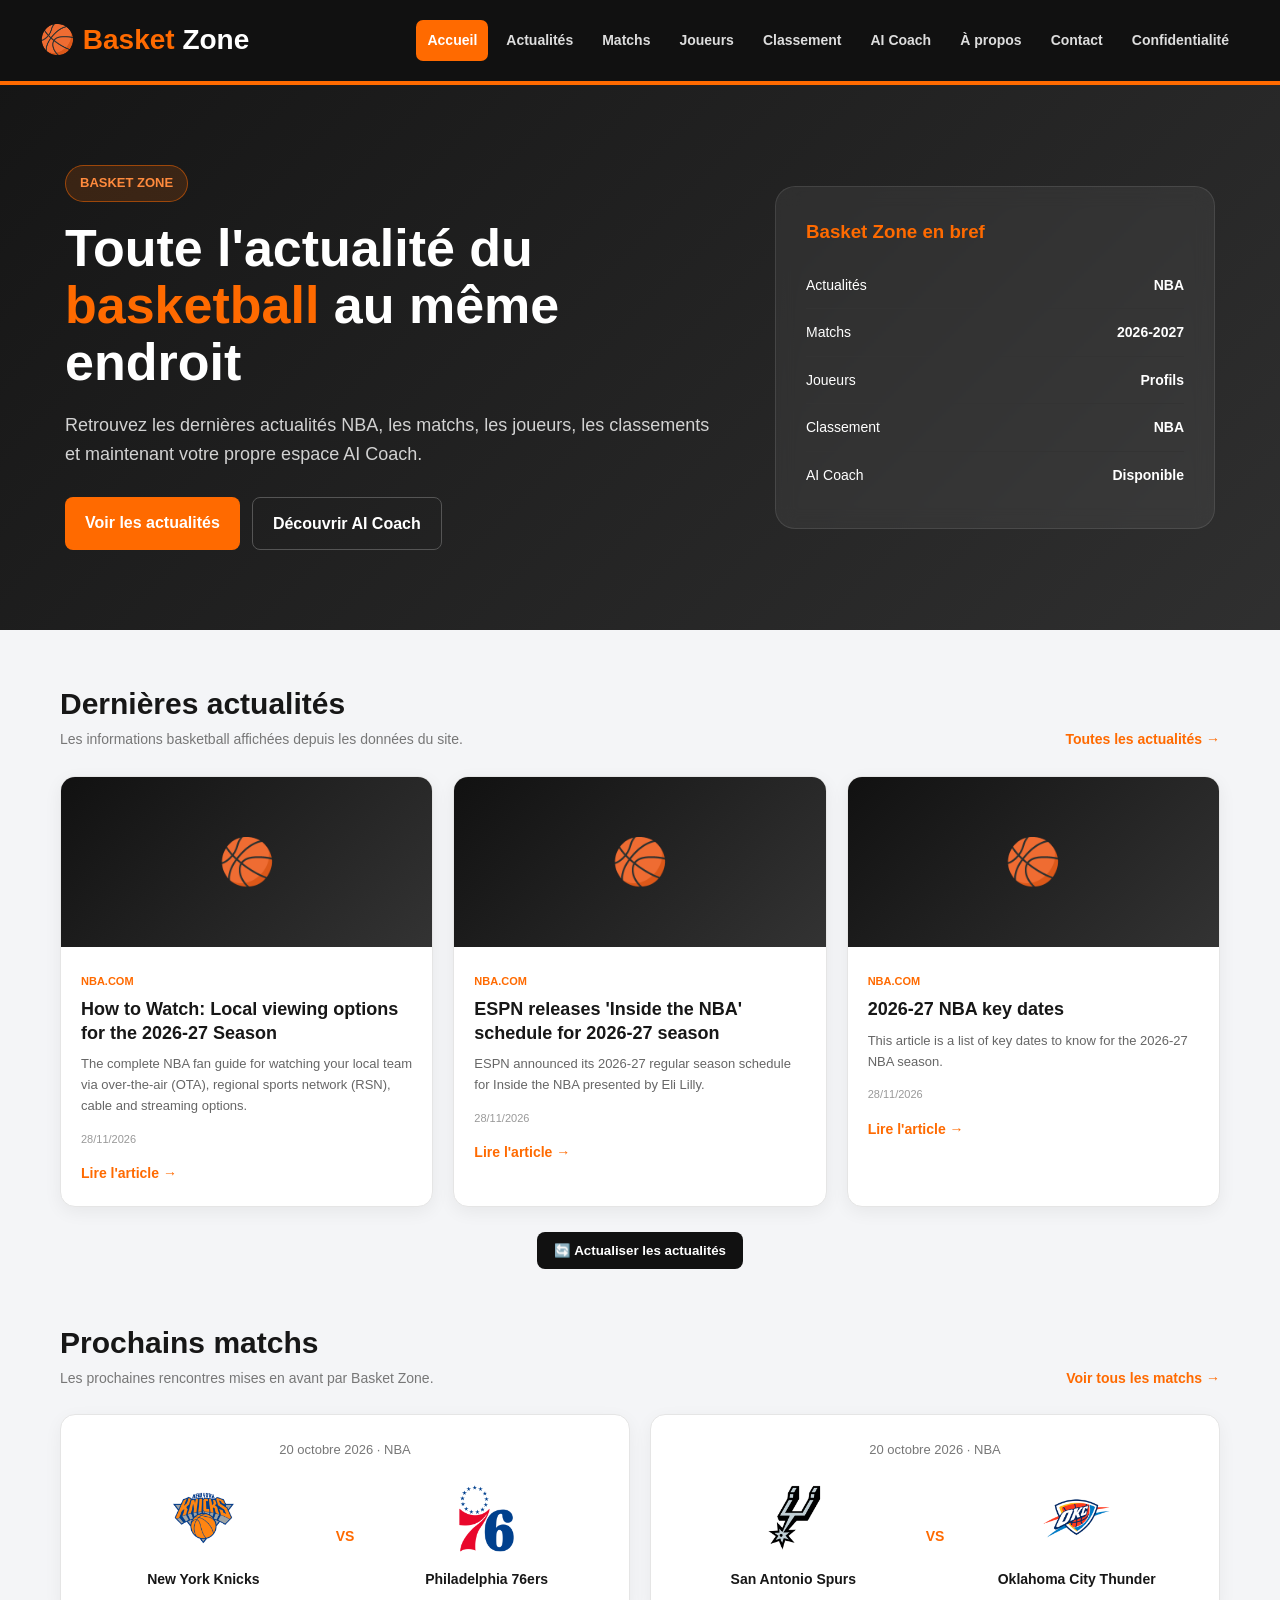
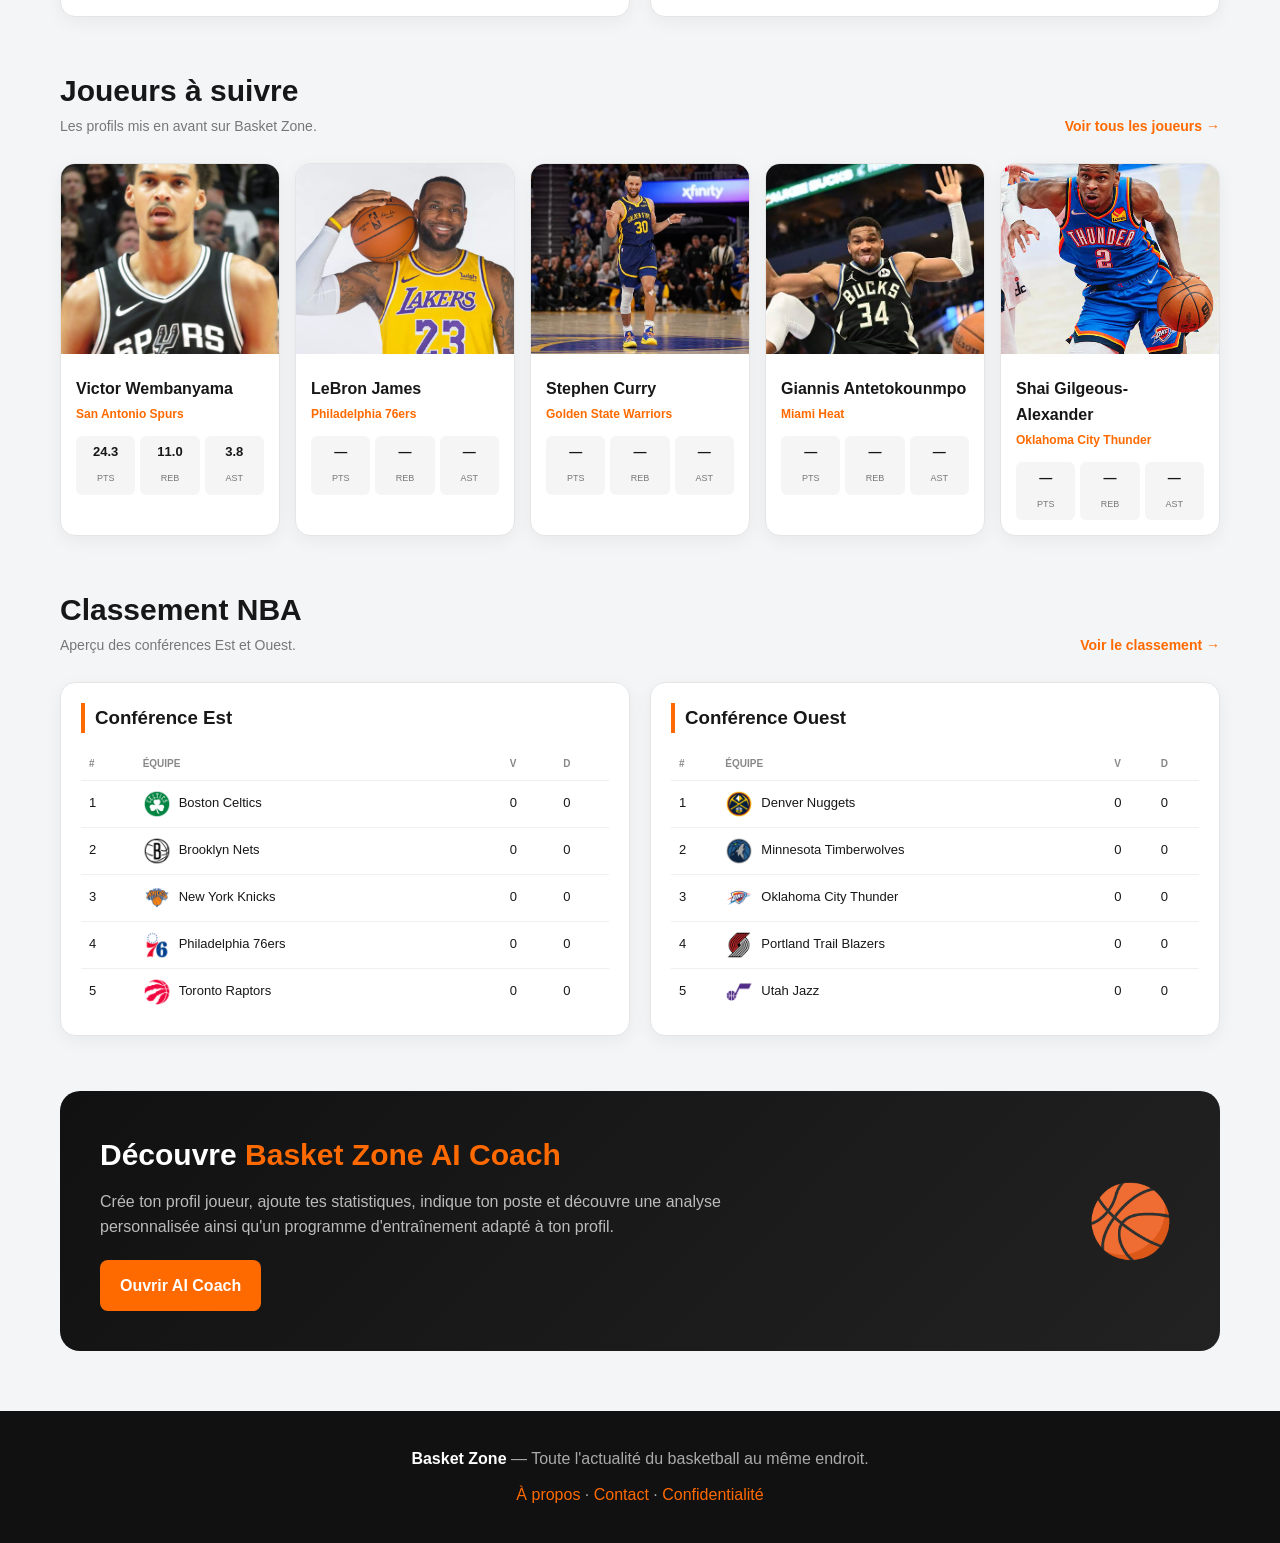
<file: index.html>
<!DOCTYPE html>
<html lang="fr">
<head>
    <meta charset="UTF-8">
    <meta name="viewport" content="width=device-width, initial-scale=1.0">

    <title>Basket Zone - Actualité Basketball</title>

    <style>
        * {
            box-sizing: border-box;
            margin: 0;
            padding: 0;
        }

        body {
            font-family: Arial, Helvetica, sans-serif;
            background: #f4f5f7;
            color: #171717;
            line-height: 1.6;
        }

        header {
            background: #111;
            color: white;
            border-bottom: 4px solid #ff6a00;
            position: sticky;
            top: 0;
            z-index: 1000;
        }

        .header-container {
            max-width: 1250px;
            margin: auto;
            padding: 18px 25px;
            display: flex;
            align-items: center;
            justify-content: space-between;
            gap: 25px;
        }

        .logo {
            font-size: 28px;
            font-weight: 900;
            white-space: nowrap;
        }

        .logo span {
            color: #ff6a00;
        }

        nav {
            display: flex;
            flex-wrap: wrap;
            justify-content: flex-end;
            gap: 7px;
        }

        nav a {
            color: #ddd;
            text-decoration: none;
            padding: 9px 11px;
            border-radius: 7px;
            font-size: 14px;
            font-weight: 700;
            transition: 0.2s;
        }

        nav a:hover {
            background: #222;
            color: #ff6a00;
        }

        nav a.active {
            background: #ff6a00;
            color: white;
        }

        .hero {
            background:
                linear-gradient(135deg, rgba(17,17,17,0.98), rgba(35,35,35,0.94));
            color: white;
            padding: 80px 25px;
        }

        .hero-container {
            max-width: 1150px;
            margin: auto;
            display: grid;
            grid-template-columns: 1.2fr 0.8fr;
            align-items: center;
            gap: 50px;
        }

        .hero-badge {
            display: inline-block;
            background: rgba(255,106,0,0.15);
            border: 1px solid rgba(255,106,0,0.5);
            color: #ff8a3d;
            padding: 7px 14px;
            border-radius: 30px;
            font-size: 13px;
            font-weight: bold;
            margin-bottom: 18px;
        }

        .hero h1 {
            font-size: 52px;
            line-height: 1.1;
            margin-bottom: 20px;
        }

        .hero h1 span {
            color: #ff6a00;
        }

        .hero p {
            color: #d2d2d2;
            font-size: 18px;
            max-width: 680px;
            margin-bottom: 28px;
        }

        .hero-buttons {
            display: flex;
            flex-wrap: wrap;
            gap: 12px;
        }

        .button {
            display: inline-block;
            text-decoration: none;
            padding: 13px 20px;
            border-radius: 8px;
            font-weight: bold;
            transition: 0.2s;
        }

        .button-orange {
            background: #ff6a00;
            color: white;
        }

        .button-orange:hover {
            background: #e85d00;
            transform: translateY(-2px);
        }

        .button-dark {
            border: 1px solid #555;
            color: white;
        }

        .button-dark:hover {
            border-color: #ff6a00;
            color: #ff6a00;
        }

        .hero-card {
            background: rgba(255,255,255,0.06);
            border: 1px solid rgba(255,255,255,0.1);
            border-radius: 20px;
            padding: 30px;
            backdrop-filter: blur(10px);
        }

        .hero-card h3 {
            color: #ff6a00;
            margin-bottom: 15px;
        }

        .hero-card-item {
            display: flex;
            justify-content: space-between;
            border-bottom: 1px solid #333;
            padding: 12px 0;
            font-size: 14px;
        }

        .hero-card-item:last-child {
            border-bottom: none;
        }

        .container {
            max-width: 1200px;
            margin: 50px auto;
            padding: 0 20px;
        }

        .section-title {
            display: flex;
            justify-content: space-between;
            align-items: end;
            gap: 20px;
            margin-bottom: 25px;
        }

        .section-title h2 {
            font-size: 30px;
        }

        .section-title p {
            color: #777;
            font-size: 14px;
        }

        .section-link {
            color: #ff6a00;
            text-decoration: none;
            font-weight: bold;
            font-size: 14px;
        }

        .news-grid {
            display: grid;
            grid-template-columns: repeat(3, 1fr);
            gap: 20px;
        }

        .news-card {
            background: white;
            border-radius: 15px;
            overflow: hidden;
            border: 1px solid #e5e5e5;
            box-shadow: 0 5px 18px rgba(0,0,0,0.06);
            transition: 0.2s;
        }

        .news-card:hover {
            transform: translateY(-4px);
            box-shadow: 0 10px 25px rgba(0,0,0,0.1);
        }

        .news-image {
            height: 170px;
            background: linear-gradient(135deg, #111, #333);
            display: flex;
            align-items: center;
            justify-content: center;
            color: #ff6a00;
            font-size: 45px;
        }

        .news-content {
            padding: 20px;
        }

        .news-category {
            display: inline-block;
            color: #ff6a00;
            font-size: 11px;
            font-weight: bold;
            text-transform: uppercase;
            margin-bottom: 8px;
        }

        .news-content h3 {
            font-size: 18px;
            margin-bottom: 9px;
            line-height: 1.3;
        }

        .news-content p {
            color: #666;
            font-size: 13px;
        }

        .news-date {
            display: block;
            margin-top: 14px;
            color: #999;
            font-size: 11px;
        }

        .refresh-area {
            text-align: center;
            margin-top: 25px;
        }

        .refresh-button {
            border: none;
            background: #111;
            color: white;
            padding: 11px 17px;
            border-radius: 8px;
            cursor: pointer;
            font-weight: bold;
        }

        .refresh-button:hover {
            background: #ff6a00;
        }

        .matches-grid {
            display: grid;
            grid-template-columns: repeat(2, 1fr);
            gap: 20px;
        }

        .match-card {
            background: white;
            border-radius: 15px;
            padding: 25px;
            border: 1px solid #e5e5e5;
            box-shadow: 0 5px 18px rgba(0,0,0,0.05);
        }

        .match-date {
            text-align: center;
            color: #777;
            font-size: 13px;
            margin-bottom: 20px;
        }

        .teams {
            display: grid;
            grid-template-columns: 1fr auto 1fr;
            align-items: center;
            gap: 15px;
        }

        .team {
            text-align: center;
        }

        .team img {
            width: 75px;
            height: 75px;
            object-fit: contain;
            display: block;
            margin: auto auto 10px;
        }

        .team strong {
            font-size: 14px;
        }

        .vs {
            font-size: 14px;
            font-weight: bold;
            color: #ff6a00;
        }

        .players-grid {
            display: grid;
            grid-template-columns: repeat(5, 1fr);
            gap: 15px;
        }

        .player-card {
            background: white;
            border: 1px solid #e5e5e5;
            border-radius: 15px;
            overflow: hidden;
            box-shadow: 0 5px 18px rgba(0,0,0,0.05);
        }

        .player-card img {
            width: 100%;
            height: 190px;
            object-fit: cover;
            background: #ddd;
        }

        .player-content {
            padding: 15px;
        }

        .player-content h3 {
            font-size: 16px;
            margin-bottom: 3px;
        }

        .player-team {
            color: #ff6a00;
            font-size: 12px;
            font-weight: bold;
            margin-bottom: 12px;
        }

        .player-stats {
            display: grid;
            grid-template-columns: repeat(3, 1fr);
            gap: 5px;
            text-align: center;
        }

        .player-stat {
            background: #f5f5f5;
            border-radius: 6px;
            padding: 6px 2px;
        }

        .player-stat strong {
            display: block;
            font-size: 13px;
        }

        .player-stat span {
            font-size: 9px;
            color: #777;
        }

        .standings-grid {
            display: grid;
            grid-template-columns: repeat(2, 1fr);
            gap: 20px;
        }

        .standings-card {
            background: white;
            border: 1px solid #e5e5e5;
            border-radius: 15px;
            padding: 20px;
            box-shadow: 0 5px 18px rgba(0,0,0,0.05);
        }

        .standings-card h3 {
            margin-bottom: 15px;
            border-left: 4px solid #ff6a00;
            padding-left: 10px;
        }

        .standings-table {
            width: 100%;
            border-collapse: collapse;
            font-size: 13px;
        }

        .standings-table th {
            color: #888;
            font-size: 10px;
            text-transform: uppercase;
            text-align: left;
            padding: 8px;
            border-bottom: 1px solid #eee;
        }

        .standings-table td {
            padding: 9px 8px;
            border-bottom: 1px solid #f0f0f0;
        }

        .standings-table tr:last-child td {
            border-bottom: none;
        }

        .team-cell {
            display: flex;
            align-items: center;
            gap: 8px;
        }

        .team-cell img {
            width: 28px;
            height: 28px;
            object-fit: contain;
        }

        .ai-section {
            background: linear-gradient(135deg, #111, #222);
            color: white;
            border-radius: 20px;
            padding: 40px;
            margin-top: 55px;
            display: flex;
            align-items: center;
            justify-content: space-between;
            gap: 30px;
        }

        .ai-section h2 {
            font-size: 30px;
            margin-bottom: 10px;
        }

        .ai-section h2 span {
            color: #ff6a00;
        }

        .ai-section p {
            color: #bbb;
            max-width: 700px;
        }

        .ai-icon {
            font-size: 70px;
            min-width: 100px;
            text-align: center;
        }

        footer {
            background: #111;
            color: #aaa;
            text-align: center;
            padding: 35px 20px;
            margin-top: 60px;
        }

        footer strong {
            color: white;
        }

        footer a {
            color: #ff6a00;
            text-decoration: none;
        }

        .loading {
            text-align: center;
            padding: 35px;
            color: #777;
        }

        @media (max-width: 1050px) {
            .players-grid {
                grid-template-columns: repeat(3, 1fr);
            }

            .hero-container {
                grid-template-columns: 1fr;
            }
        }

        @media (max-width: 800px) {
            .header-container {
                flex-direction: column;
            }

            nav {
                justify-content: center;
            }

            .news-grid,
            .matches-grid,
            .standings-grid {
                grid-template-columns: 1fr;
            }

            .players-grid {
                grid-template-columns: repeat(2, 1fr);
            }

            .ai-section {
                flex-direction: column;
                text-align: center;
            }
        }

        @media (max-width: 500px) {
            .hero h1 {
                font-size: 38px;
            }

            .players-grid {
                grid-template-columns: 1fr;
            }

            .hero-buttons {
                flex-direction: column;
            }

            .button {
                text-align: center;
            }
        }
    </style>
</head>

<body>

<header>
    <div class="header-container">

        <div class="logo">
            🏀 <span>Basket</span> Zone
        </div>

        <nav>
            <a href="index.html" class="active">Accueil</a>
            <a href="actualites.html">Actualités</a>
            <a href="matchs.html">Matchs</a>
            <a href="joueurs.html">Joueurs</a>
            <a href="classement.html">Classement</a>
            <a href="assistant.html">AI Coach</a>
            <a href="apropos.html">À propos</a>
            <a href="contact.html">Contact</a>
            <a href="confidentialite.html">Confidentialité</a>
        </nav>

    </div>
</header>


<section class="hero">

    <div class="hero-container">

        <div>

            <div class="hero-badge">
                BASKET ZONE
            </div>

            <h1>
                Toute l'actualité du
                <span>basketball</span>
                au même endroit
            </h1>

            <p>
                Retrouvez les dernières actualités NBA, les matchs,
                les joueurs, les classements et maintenant votre
                propre espace AI Coach.
            </p>

            <div class="hero-buttons">

                <a
                    href="actualites.html"
                    class="button button-orange"
                >
                    Voir les actualités
                </a>

                <a
                    href="assistant.html"
                    class="button button-dark"
                >
                    Découvrir AI Coach
                </a>

            </div>

        </div>


        <div class="hero-card">

            <h3>Basket Zone en bref</h3>

            <div class="hero-card-item">
                <span>Actualités</span>
                <strong>NBA</strong>
            </div>

            <div class="hero-card-item">
                <span>Matchs</span>
                <strong>2026-2027</strong>
            </div>

            <div class="hero-card-item">
                <span>Joueurs</span>
                <strong>Profils</strong>
            </div>

            <div class="hero-card-item">
                <span>Classement</span>
                <strong>NBA</strong>
            </div>

            <div class="hero-card-item">
                <span>AI Coach</span>
                <strong>Disponible</strong>
            </div>

        </div>

    </div>

</section>


<!-- ACTUALITÉS -->

<section class="container">

    <div class="section-title">

        <div>
            <h2>Dernières actualités</h2>
            <p>
                Les informations basketball affichées depuis les données du site.
            </p>
        </div>

        <a
            href="actualites.html"
            class="section-link"
        >
            Toutes les actualités →
        </a>

    </div>


    <div
        class="news-grid"
        id="newsGrid"
    >

        <div class="loading">
            Chargement des actualités...
        </div>

    </div>


    <div class="refresh-area">

        <button
            class="refresh-button"
            id="refreshNews"
        >
            🔄 Actualiser les actualités
        </button>

    </div>

</section>


<!-- MATCHS -->

<section class="container">

    <div class="section-title">

        <div>
            <h2>Prochains matchs</h2>
            <p>
                Les prochaines rencontres mises en avant par Basket Zone.
            </p>
        </div>

        <a
            href="matchs.html"
            class="section-link"
        >
            Voir tous les matchs →
        </a>

    </div>


    <div class="matches-grid">

        <div class="match-card">

            <div class="match-date">
                20 octobre 2026 · NBA
            </div>

            <div class="teams">

                <div class="team">

                    <img
                        src="photos/new-york-knicks_big_square.png"
                        alt="New York Knicks"
                    >

                    <strong>
                        New York Knicks
                    </strong>

                </div>

                <div class="vs">
                    VS
                </div>

                <div class="team">

                    <img
                        src="photos/philadelphia-76ers_big_square.png"
                        alt="Philadelphia 76ers"
                    >

                    <strong>
                        Philadelphia 76ers
                    </strong>

                </div>

            </div>

        </div>


        <div class="match-card">

            <div class="match-date">
                20 octobre 2026 · NBA
            </div>

            <div class="teams">

                <div class="team">

                    <img
                        src="photos/san-antonio-spurs_big_square.png"
                        alt="San Antonio Spurs"
                    >

                    <strong>
                        San Antonio Spurs
                    </strong>

                </div>

                <div class="vs">
                    VS
                </div>

                <div class="team">

                    <img
                        src="photos/oklahoma-city-thunder_big_square.png"
                        alt="Oklahoma City Thunder"
                    >

                    <strong>
                        Oklahoma City Thunder
                    </strong>

                </div>

            </div>

        </div>

    </div>

</section>


<!-- JOUEURS -->

<section class="container">

    <div class="section-title">

        <div>
            <h2>Joueurs à suivre</h2>
            <p>
                Les profils mis en avant sur Basket Zone.
            </p>
        </div>

        <a
            href="joueurs.html"
            class="section-link"
        >
            Voir tous les joueurs →
        </a>

    </div>


    <div class="players-grid">

        <div class="player-card">

            <img
                src="wembanyama.jpg"
                alt="Victor Wembanyama"
            >

            <div class="player-content">

                <h3>
                    Victor Wembanyama
                </h3>

                <div class="player-team">
                    San Antonio Spurs
                </div>

                <div class="player-stats">

                    <div class="player-stat">
                        <strong id="wembyPTS">24.3</strong>
                        <span>PTS</span>
                    </div>

                    <div class="player-stat">
                        <strong id="wembyREB">11.0</strong>
                        <span>REB</span>
                    </div>

                    <div class="player-stat">
                        <strong id="wembyAST">3.8</strong>
                        <span>AST</span>
                    </div>

                </div>

            </div>

        </div>


        <div class="player-card">

            <img
                src="lebron.jpg"
                alt="LeBron James"
            >

            <div class="player-content">

                <h3>
                    LeBron James
                </h3>

                <div class="player-team">
                    Philadelphia 76ers
                </div>

                <div class="player-stats">

                    <div class="player-stat">
                        <strong id="lebronPTS">—</strong>
                        <span>PTS</span>
                    </div>

                    <div class="player-stat">
                        <strong id="lebronREB">—</strong>
                        <span>REB</span>
                    </div>

                    <div class="player-stat">
                        <strong id="lebronAST">—</strong>
                        <span>AST</span>
                    </div>

                </div>

            </div>

        </div>


        <div class="player-card">

            <img
                src="curry.jpg"
                alt="Stephen Curry"
            >

            <div class="player-content">

                <h3>
                    Stephen Curry
                </h3>

                <div class="player-team">
                    Golden State Warriors
                </div>

                <div class="player-stats">

                    <div class="player-stat">
                        <strong id="curryPTS">—</strong>
                        <span>PTS</span>
                    </div>

                    <div class="player-stat">
                        <strong id="curryREB">—</strong>
                        <span>REB</span>
                    </div>

                    <div class="player-stat">
                        <strong id="curryAST">—</strong>
                        <span>AST</span>
                    </div>

                </div>

            </div>

        </div>


        <div class="player-card">

            <img
                src="giannis.jpg"
                alt="Giannis Antetokounmpo"
            >

            <div class="player-content">

                <h3>
                    Giannis Antetokounmpo
                </h3>

                <div class="player-team">
                    Miami Heat
                </div>

                <div class="player-stats">

                    <div class="player-stat">
                        <strong id="giannisPTS">—</strong>
                        <span>PTS</span>
                    </div>

                    <div class="player-stat">
                        <strong id="giannisREB">—</strong>
                        <span>REB</span>
                    </div>

                    <div class="player-stat">
                        <strong id="giannisAST">—</strong>
                        <span>AST</span>
                    </div>

                </div>

            </div>

        </div>


        <div class="player-card">

            <img
                src="shai.jpg"
                alt="Shai Gilgeous-Alexander"
            >

            <div class="player-content">

                <h3>
                    Shai Gilgeous-Alexander
                </h3>

                <div class="player-team">
                    Oklahoma City Thunder
                </div>

                <div class="player-stats">

                    <div class="player-stat">
                        <strong id="shaiPTS">—</strong>
                        <span>PTS</span>
                    </div>

                    <div class="player-stat">
                        <strong id="shaiREB">—</strong>
                        <span>REB</span>
                    </div>

                    <div class="player-stat">
                        <strong id="shaiAST">—</strong>
                        <span>AST</span>
                    </div>

                </div>

            </div>

        </div>

    </div>

</section>


<!-- CLASSEMENT -->

<section class="container">

    <div class="section-title">

        <div>
            <h2>Classement NBA</h2>
            <p>
                Aperçu des conférences Est et Ouest.
            </p>
        </div>

        <a
            href="classement.html"
            class="section-link"
        >
            Voir le classement →
        </a>

    </div>


    <div class="standings-grid">

        <div class="standings-card">

            <h3>
                Conférence Est
            </h3>

            <table class="standings-table">

                <thead>
                    <tr>
                        <th>#</th>
                        <th>Équipe</th>
                        <th>V</th>
                        <th>D</th>
                    </tr>
                </thead>

                <tbody id="eastStandings">

                    <tr>
                        <td colspan="4">
                            Chargement...
                        </td>
                    </tr>

                </tbody>

            </table>

        </div>


        <div class="standings-card">

            <h3>
                Conférence Ouest
            </h3>

            <table class="standings-table">

                <thead>
                    <tr>
                        <th>#</th>
                        <th>Équipe</th>
                        <th>V</th>
                        <th>D</th>
                    </tr>
                </thead>

                <tbody id="westStandings">

                    <tr>
                        <td colspan="4">
                            Chargement...
                        </td>
                    </tr>

                </tbody>

            </table>

        </div>

    </div>

</section>


<!-- AI COACH -->

<section class="container">

    <div class="ai-section">

        <div>

            <h2>
                Découvre <span>Basket Zone AI Coach</span>
            </h2>

            <p>
                Crée ton profil joueur, ajoute tes statistiques,
                indique ton poste et découvre une analyse personnalisée
                ainsi qu'un programme d'entraînement adapté à ton profil.
            </p>

            <div style="margin-top:20px;">

                <a
                    href="assistant.html"
                    class="button button-orange"
                >
                    Ouvrir AI Coach
                </a>

            </div>

        </div>

        <div class="ai-icon">
            🏀
        </div>

    </div>

</section>


<footer>

    <p>
        <strong>Basket Zone</strong> — Toute l'actualité du basketball
        au même endroit.
    </p>

    <p style="margin-top:10px;">
        <a href="apropos.html">À propos</a>
        ·
        <a href="contact.html">Contact</a>
        ·
        <a href="confidentialite.html">Confidentialité</a>
    </p>

</footer>


<script>

    /* =========================
       ACTUALITÉS
    ========================= */

    async function loadNews() {

        const newsGrid =
            document.getElementById("newsGrid");

        try {

            const response =
                await fetch(
                    "news.json?t=" + Date.now(),
                    {
                        cache: "no-store"
                    }
                );

            if (!response.ok) {
                throw new Error("Impossible de charger les actualités.");
            }

            const data =
                await response.json();

            const articles =
                data.articles || data.news || data;

            newsGrid.innerHTML = "";

            if (!Array.isArray(articles) || articles.length === 0) {

                newsGrid.innerHTML = `
                    <div class="loading">
                        Aucune actualité disponible pour le moment.
                    </div>
                `;

                return;
            }

            articles
                .slice(0, 3)
                .forEach(article => {

                    const card =
                        document.createElement("article");

                    card.className = "news-card";

                    const title =
                        article.title ||
                        "Actualité NBA";

                    const description =
                        article.description ||
                        article.summary ||
                        "Découvrez les dernières informations basketball.";

                    const link =
                        article.link ||
                        article.url ||
                        "#";

                    const date =
                        article.date ||
                        article.published ||
                        data.updated ||
                        "";

                    card.innerHTML = `

                        <div class="news-image">
                            🏀
                        </div>

                        <div class="news-content">

                            <span class="news-category">
                                ${article.category || article.source || "NBA"}
                            </span>

                            <h3>
                                ${escapeHTML(title)}
                            </h3>

                            <p>
                                ${escapeHTML(description)}
                            </p>

                            <span class="news-date">
                                ${formatDate(date)}
                            </span>

                            <div style="margin-top:12px;">
                                <a
                                    href="${escapeAttribute(link)}"
                                    target="_blank"
                                    rel="noopener noreferrer"
                                    class="section-link"
                                >
                                    Lire l'article →
                                </a>
                            </div>

                        </div>

                    `;

                    newsGrid.appendChild(card);

                });

        } catch (error) {

            console.error(error);

            newsGrid.innerHTML = `
                <div class="loading">
                    Les actualités ne sont pas disponibles pour le moment.
                </div>
            `;

        }

    }


    function escapeHTML(text) {

        const div =
            document.createElement("div");

        div.textContent =
            String(text);

        return div.innerHTML;

    }


    function escapeAttribute(text) {

        return String(text)
            .replace(/"/g, "&quot;")
            .replace(/</g, "&lt;")
            .replace(/>/g, "&gt;");

    }


    function formatDate(date) {

        if (!date) {
            return "";
        }

        const parsed =
            new Date(date);

        if (isNaN(parsed.getTime())) {
            return String(date);
        }

        return parsed.toLocaleDateString(
            "fr-FR",
            {
                day: "2-digit",
                month: "2-digit",
                year: "numeric"
            }
        );

    }


    document
        .getElementById("refreshNews")
        .addEventListener(
            "click",
            loadNews
        );


    /* =========================
       STATISTIQUES JOUEURS
    ========================= */

    async function loadPlayerStats() {

        try {

            const response =
                await fetch(
                    "player-stats.json?t=" + Date.now(),
                    {
                        cache: "no-store"
                    }
                );

            if (!response.ok) {
                throw new Error("player-stats.json introuvable");
            }

            const data =
                await response.json();

            const players =
                data.players || data;

            if (!players) {
                return;
            }


            updatePlayer(
                players,
                ["wembanyama", "1641705"],
                "wembyPTS",
                "wembyREB",
                "wembyAST"
            );

            updatePlayer(
                players,
                ["lebron", "2544"],
                "lebronPTS",
                "lebronREB",
                "lebronAST"
            );

            updatePlayer(
                players,
                ["curry", "201939"],
                "curryPTS",
                "curryREB",
                "curryAST"
            );

            updatePlayer(
                players,
                ["giannis", "203507"],
                "giannisPTS",
                "giannisREB",
                "giannisAST"
            );

            updatePlayer(
                players,
                ["shai", "1628983"],
                "shaiPTS",
                "shaiREB",
                "shaiAST"
            );

        } catch (error) {

            console.log(
                "Les statistiques joueurs ne sont pas encore disponibles."
            );

        }

    }


    function updatePlayer(
        players,
        identifiers,
        ptsId,
        rebId,
        astId
    ) {

        let player = null;


        if (Array.isArray(players)) {

            player =
                players.find(p => {

                    const id =
                        String(
                            p.id ||
                            p.player_id ||
                            p.playerId ||
                            ""
                        ).toLowerCase();

                    const name =
                        String(
                            p.name ||
                            p.player_name ||
                            ""
                        ).toLowerCase();

                    return identifiers.some(identifier => {

                        const value =
                            String(identifier)
                                .toLowerCase();

                        return (
                            id === value ||
                            name.includes(value)
                        );

                    });

                });

        } else {

            for (const key in players) {

                const value =
                    String(key).toLowerCase();

                if (
                    identifiers.some(
                        identifier =>
                            value.includes(
                                String(identifier).toLowerCase()
                            )
                    )
                ) {

                    player =
                        players[key];

                    break;

                }

            }

        }


        if (!player) {
            return;
        }


        const pts =
            player.pts ??
            player.points ??
            player.PTS;

        const reb =
            player.reb ??
            player.rebounds ??
            player.REB;

        const ast =
            player.ast ??
            player.assists ??
            player.AST;


        if (pts !== undefined) {

            document
                .getElementById(ptsId)
                .textContent = pts;

        }

        if (reb !== undefined) {

            document
                .getElementById(rebId)
                .textContent = reb;

        }

        if (ast !== undefined) {

            document
                .getElementById(astId)
                .textContent = ast;

        }

    }


    /* =========================
       CLASSEMENT
    ========================= */

    async function loadStandings() {

        try {

            const response =
                await fetch(
                    "standings.json?t=" + Date.now(),
                    {
                        cache: "no-store"
                    }
                );

            if (!response.ok) {
                throw new Error("standings.json introuvable");
            }

            const data =
                await response.json();


            renderStandings(
                "eastStandings",
                data.east || []
            );

            renderStandings(
                "westStandings",
                data.west || []
            );

        } catch (error) {

            document.getElementById(
                "eastStandings"
            ).innerHTML = `
                <tr>
                    <td colspan="4">
                        Classement indisponible.
                    </td>
                </tr>
            `;

            document.getElementById(
                "westStandings"
            ).innerHTML = `
                <tr>
                    <td colspan="4">
                        Classement indisponible.
                    </td>
                </tr>
            `;

        }

    }


    function renderStandings(
        elementId,
        teams
    ) {

        const element =
            document.getElementById(elementId);

        element.innerHTML = "";


        teams
            .slice(0, 5)
            .forEach(team => {

                const row =
                    document.createElement("tr");


                const teamName =
                    team.team ||
                    team.name ||
                    "Équipe";


                const logoName =
                    teamName
                        .toLowerCase()
                        .replace(/['’]/g, "")
                        .replace(/\./g, "")
                        .replace(/\s+/g, "-");


                row.innerHTML = `

                    <td>
                        ${team.rank ?? "-"}
                    </td>

                    <td>

                        <div class="team-cell">

                            <img
                                src="photos/${logoName}_big_square.png"
                                alt=""
                                onerror="this.style.display='none'"
                            >

                            <span>
                                ${escapeHTML(teamName)}
                            </span>

                        </div>

                    </td>

                    <td>
                        ${team.wins ?? "-"}
                    </td>

                    <td>
                        ${team.losses ?? "-"}
                    </td>

                `;

                element.appendChild(row);

            });


        if (teams.length === 0) {

            element.innerHTML = `
                <tr>
                    <td colspan="4">
                        Aucune donnée disponible.
                    </td>
                </tr>
            `;

        }

    }


    /* =========================
       INITIALISATION
    ========================= */

    loadNews();

    loadPlayerStats();

    loadStandings();

</script>

</body>
</html>
</file>
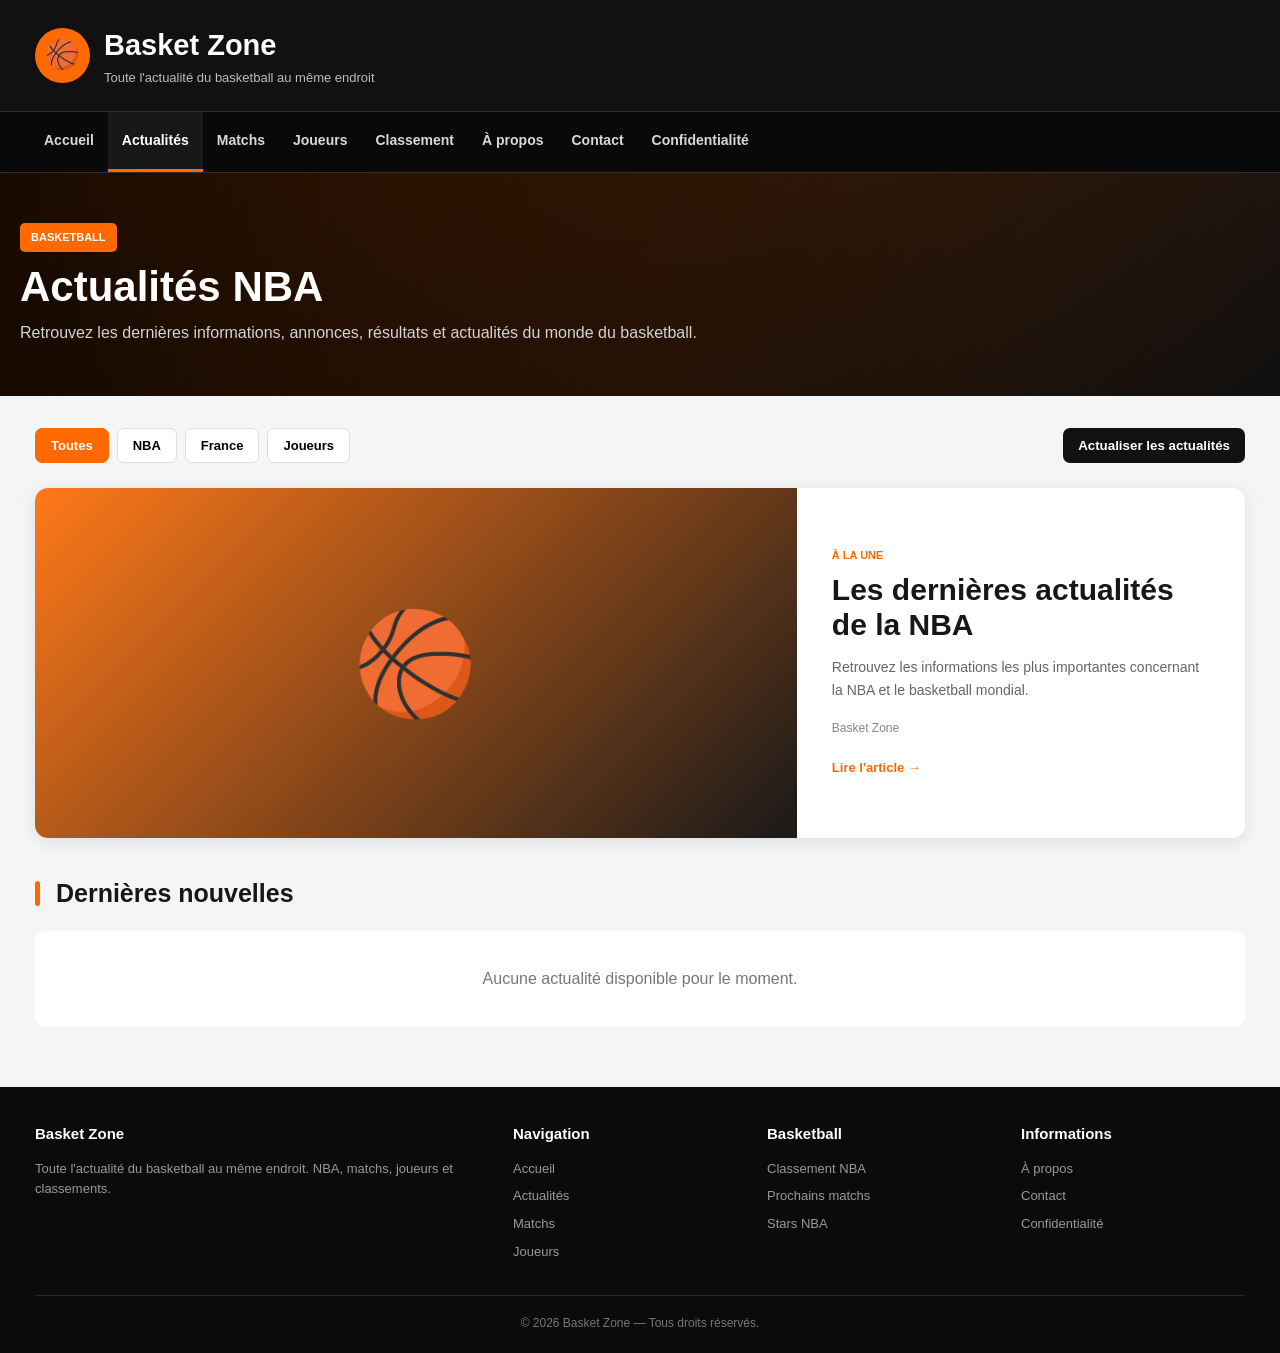
<file: actualites.html>
<!DOCTYPE html>
<html lang="fr">
<head>
    <meta charset="UTF-8">
    <meta name="viewport" content="width=device-width, initial-scale=1.0">

    <title>Actualités NBA | Basket Zone</title>

    <meta
        name="description"
        content="Les dernières actualités NBA et basketball sur Basket Zone."
    >

    <style>
        * {
            margin: 0;
            padding: 0;
            box-sizing: border-box;
        }

        body {
            font-family: Arial, Helvetica, sans-serif;
            background: #f4f5f7;
            color: #171717;
            line-height: 1.6;
        }

        a {
            text-decoration: none;
            color: inherit;
        }

        /* =========================
           HEADER
        ========================= */

        header {
            background: #111;
            color: white;
        }

        .top-bar {
            max-width: 1250px;
            margin: auto;
            padding: 22px 20px;
            display: flex;
            align-items: center;
            justify-content: space-between;
            gap: 20px;
        }

        .logo-area {
            display: flex;
            align-items: center;
            gap: 14px;
        }

        .logo-basket {
            width: 55px;
            height: 55px;
            border-radius: 50%;
            background: #ff6a00;
            display: flex;
            align-items: center;
            justify-content: center;
            font-size: 28px;
        }

        .logo-text h1 {
            font-size: 29px;
            font-weight: 800;
        }

        .logo-text p {
            color: #bcbcbc;
            font-size: 13px;
        }

        /* =========================
           NAVIGATION
        ========================= */

        nav {
            background: #090909;
            border-top: 1px solid #303030;
            border-bottom: 1px solid #303030;
        }

        .nav-container {
            max-width: 1250px;
            margin: auto;
            display: flex;
            padding: 0 15px;
            overflow-x: auto;
        }

        nav a {
            color: #d8d8d8;
            padding: 17px 14px;
            font-size: 14px;
            font-weight: 700;
            white-space: nowrap;
            border-bottom: 3px solid transparent;
            transition: 0.2s;
        }

        nav a:hover {
            color: white;
            background: #1d1d1d;
            border-bottom-color: #ff6a00;
        }

        nav a.active {
            color: white;
            background: #181818;
            border-bottom-color: #ff6a00;
        }

        /* =========================
           PAGE HEADER
        ========================= */

        .page-header {
            background:
                linear-gradient(
                    90deg,
                    rgba(0,0,0,0.9),
                    rgba(0,0,0,0.55)
                ),
                linear-gradient(
                    135deg,
                    #ff6a00,
                    #222
                );

            color: white;
            padding: 50px 20px;
        }

        .page-header-content {
            max-width: 1250px;
            margin: auto;
        }

        .page-label {
            display: inline-block;
            background: #ff6a00;
            padding: 6px 11px;
            border-radius: 5px;
            font-size: 11px;
            font-weight: 800;
            text-transform: uppercase;
            margin-bottom: 12px;
        }

        .page-header h2 {
            font-size: 42px;
            line-height: 1.1;
            margin-bottom: 10px;
        }

        .page-header p {
            color: #d3d3d3;
            max-width: 700px;
        }

        /* =========================
           CONTENU
        ========================= */

        main {
            max-width: 1250px;
            margin: auto;
            padding: 32px 20px 60px;
        }

        /* =========================
           BARRE OUTILS
        ========================= */

        .tools {
            display: flex;
            justify-content: space-between;
            align-items: center;
            gap: 15px;
            margin-bottom: 25px;
            flex-wrap: wrap;
        }

        .categories {
            display: flex;
            gap: 8px;
            flex-wrap: wrap;
        }

        .category {
            border: 1px solid #ddd;
            background: white;
            padding: 9px 15px;
            border-radius: 7px;
            font-size: 13px;
            font-weight: 700;
            cursor: pointer;
            transition: 0.2s;
        }

        .category:hover,
        .category.active {
            background: #ff6a00;
            color: white;
            border-color: #ff6a00;
        }

        .refresh-btn {
            border: none;
            background: #111;
            color: white;
            padding: 10px 15px;
            border-radius: 7px;
            font-weight: 700;
            cursor: pointer;
            transition: 0.2s;
        }

        .refresh-btn:hover {
            background: #ff6a00;
        }

        /* =========================
           ARTICLE PRINCIPAL
        ========================= */

        .featured {
            display: grid;
            grid-template-columns: 1.7fr 1fr;
            background: white;
            border-radius: 13px;
            overflow: hidden;
            box-shadow: 0 4px 18px rgba(0,0,0,0.09);
            margin-bottom: 35px;
        }

        .featured-image {
            min-height: 350px;
            background:
                linear-gradient(
                    135deg,
                    rgba(255,106,0,0.9),
                    rgba(0,0,0,0.9)
                );
            display: flex;
            align-items: center;
            justify-content: center;
            font-size: 100px;
        }

        .featured-content {
            padding: 35px;
            display: flex;
            flex-direction: column;
            justify-content: center;
        }

        .tag {
            color: #ff6a00;
            font-size: 11px;
            font-weight: 800;
            text-transform: uppercase;
            margin-bottom: 9px;
        }

        .featured-content h3 {
            font-size: 30px;
            line-height: 1.15;
            margin-bottom: 14px;
        }

        .featured-content p {
            color: #666;
            font-size: 14px;
            margin-bottom: 18px;
        }

        .article-meta {
            color: #888;
            font-size: 12px;
        }

        .read-more {
            display: inline-block;
            margin-top: 20px;
            color: #ff6a00;
            font-size: 13px;
            font-weight: 800;
        }

        /* =========================
           TITRE
        ========================= */

        .section-title {
            display: flex;
            justify-content: space-between;
            align-items: center;
            margin-bottom: 18px;
        }

        .section-title h2 {
            font-size: 25px;
        }

        .section-title h2::before {
            content: "";
            display: inline-block;
            width: 5px;
            height: 25px;
            background: #ff6a00;
            border-radius: 3px;
            margin-right: 9px;
            vertical-align: -4px;
        }

        /* =========================
           ARTICLES
        ========================= */

        .articles-grid {
            display: grid;
            grid-template-columns: repeat(3, 1fr);
            gap: 20px;
        }

        .article-card {
            background: white;
            border-radius: 12px;
            overflow: hidden;
            border: 1px solid #e8e8e8;
            box-shadow: 0 3px 14px rgba(0,0,0,0.07);
            transition: 0.25s;
        }

        .article-card:hover {
            transform: translateY(-4px);
            box-shadow: 0 9px 24px rgba(0,0,0,0.12);
        }

        .article-image {
            height: 190px;
            background:
                linear-gradient(
                    135deg,
                    #252525,
                    #ff6a00
                );
            display: flex;
            justify-content: center;
            align-items: center;
            font-size: 60px;
        }

        .article-body {
            padding: 18px;
        }

        .article-body h3 {
            font-size: 18px;
            line-height: 1.3;
            margin-bottom: 9px;
        }

        .article-body p {
            color: #666;
            font-size: 13px;
            margin-bottom: 12px;
        }

        .article-footer {
            display: flex;
            justify-content: space-between;
            gap: 10px;
            align-items: center;
            border-top: 1px solid #eee;
            padding-top: 12px;
        }

        .source {
            font-size: 11px;
            color: #888;
        }

        /* =========================
           ÉTAT CHARGEMENT
        ========================= */

        .loading {
            grid-column: 1 / -1;
            background: white;
            border-radius: 10px;
            padding: 35px;
            text-align: center;
            color: #777;
        }

        .error {
            grid-column: 1 / -1;
            background: #fff1eb;
            border-left: 4px solid #ff6a00;
            padding: 20px;
            color: #555;
            border-radius: 8px;
        }

        /* =========================
           FOOTER
        ========================= */

        footer {
            background: #0b0b0b;
            color: white;
        }

        .footer-container {
            max-width: 1250px;
            margin: auto;
            padding: 35px 20px 20px;
        }

        .footer-grid {
            display: grid;
            grid-template-columns: 2fr 1fr 1fr 1fr;
            gap: 30px;
            padding-bottom: 25px;
        }

        .footer-column h3 {
            font-size: 15px;
            margin-bottom: 13px;
        }

        .footer-column p,
        .footer-column a {
            color: #999;
            font-size: 13px;
        }

        .footer-column a {
            display: block;
            margin-bottom: 7px;
        }

        .footer-column a:hover {
            color: #ff6a00;
        }

        .footer-bottom {
            border-top: 1px solid #292929;
            padding-top: 18px;
            text-align: center;
            color: #777;
            font-size: 12px;
        }

        /* =========================
           MOBILE
        ========================= */

        @media (max-width: 900px) {

            .featured {
                grid-template-columns: 1fr;
            }

            .articles-grid {
                grid-template-columns: repeat(2, 1fr);
            }

            .footer-grid {
                grid-template-columns: 1fr 1fr;
            }
        }

        @media (max-width: 650px) {

            .top-bar {
                padding: 16px;
            }

            .logo-basket {
                width: 45px;
                height: 45px;
                font-size: 23px;
            }

            .logo-text h1 {
                font-size: 23px;
            }

            .nav-container {
                padding: 0 5px;
            }

            nav a {
                padding: 14px 11px;
                font-size: 12px;
            }

            .page-header {
                padding: 40px 20px;
            }

            .page-header h2 {
                font-size: 30px;
            }

            main {
                padding: 25px 14px 45px;
            }

            .featured-image {
                min-height: 230px;
            }

            .featured-content {
                padding: 24px;
            }

            .featured-content h3 {
                font-size: 24px;
            }

            .articles-grid {
                grid-template-columns: 1fr;
            }

            .footer-grid {
                grid-template-columns: 1fr;
            }
        }
    </style>
</head>

<body>

<!-- =========================
     HEADER
========================= -->

<header>

    <div class="top-bar">

        <a href="index.html" class="logo-area">

            <div class="logo-basket">
                🏀
            </div>

            <div class="logo-text">

                <h1>Basket Zone</h1>

                <p>
                    Toute l'actualité du basketball au même endroit
                </p>

            </div>

        </a>

    </div>


    <nav>

        <div class="nav-container">

            <a href="index.html">
                Accueil
            </a>

            <a
                href="actualites.html"
                class="active"
            >
                Actualités
            </a>

            <a href="matchs.html">
                Matchs
            </a>

            <a href="joueurs.html">
                Joueurs
            </a>

            <a href="classement.html">
                Classement
            </a>

            <a href="apropos.html">
                À propos
            </a>

            <a href="contact.html">
                Contact
            </a>

            <a href="confidentialite.html">
                Confidentialité
            </a>

        </div>

    </nav>

</header>


<!-- =========================
     TITRE
========================= -->

<section class="page-header">

    <div class="page-header-content">

        <span class="page-label">
            Basketball
        </span>

        <h2>
            Actualités NBA
        </h2>

        <p>
            Retrouvez les dernières informations, annonces,
            résultats et actualités du monde du basketball.
        </p>

    </div>

</section>


<!-- =========================
     CONTENU
========================= -->

<main>

    <!-- OUTILS -->

    <div class="tools">

        <div class="categories">

            <button
                class="category active"
                data-category="all"
            >
                Toutes
            </button>

            <button
                class="category"
                data-category="NBA"
            >
                NBA
            </button>

            <button
                class="category"
                data-category="France"
            >
                France
            </button>

            <button
                class="category"
                data-category="Joueurs"
            >
                Joueurs
            </button>

        </div>

        <button
            class="refresh-btn"
            id="refreshNews"
        >
            Actualiser les actualités
        </button>

    </div>


    <!-- ARTICLE PRINCIPAL -->

    <article class="featured">

        <div class="featured-image">
            🏀
        </div>

        <div class="featured-content">

            <div class="tag">
                À la une
            </div>

            <h3 id="featuredTitle">
                Les dernières actualités de la NBA
            </h3>

            <p id="featuredDescription">
                Retrouvez les informations les plus importantes
                concernant la NBA et le basketball mondial.
            </p>

            <div class="article-meta" id="featuredMeta">
                Basket Zone
            </div>

            <a
                href="#"
                id="featuredLink"
                class="read-more"
                target="_blank"
            >
                Lire l'article →
            </a>

        </div>

    </article>


    <!-- LISTE -->

    <div class="section-title">

        <h2>
            Dernières nouvelles
        </h2>

    </div>


    <div
        class="articles-grid"
        id="articlesContainer"
    >

        <div class="loading">
            Chargement des actualités...
        </div>

    </div>

</main>


<!-- =========================
     FOOTER
========================= -->

<footer>

    <div class="footer-container">

        <div class="footer-grid">

            <div class="footer-column">

                <h3>
                    Basket Zone
                </h3>

                <p>
                    Toute l'actualité du basketball au même endroit.
                    NBA, matchs, joueurs et classements.
                </p>

            </div>


            <div class="footer-column">

                <h3>
                    Navigation
                </h3>

                <a href="index.html">
                    Accueil
                </a>

                <a href="actualites.html">
                    Actualités
                </a>

                <a href="matchs.html">
                    Matchs
                </a>

                <a href="joueurs.html">
                    Joueurs
                </a>

            </div>


            <div class="footer-column">

                <h3>
                    Basketball
                </h3>

                <a href="classement.html">
                    Classement NBA
                </a>

                <a href="matchs.html">
                    Prochains matchs
                </a>

                <a href="joueurs.html">
                    Stars NBA
                </a>

            </div>


            <div class="footer-column">

                <h3>
                    Informations
                </h3>

                <a href="apropos.html">
                    À propos
                </a>

                <a href="contact.html">
                    Contact
                </a>

                <a href="confidentialite.html">
                    Confidentialité
                </a>

            </div>

        </div>


        <div class="footer-bottom">

            © 2026 Basket Zone — Tous droits réservés.

        </div>

    </div>

</footer>


<!-- =========================
     JAVASCRIPT
========================= -->

<script>

    let allNews = [];


    /* =========================
       CHARGER LES ACTUALITÉS
    ========================= */

    async function loadNews() {

        const container =
            document.getElementById("articlesContainer");

        container.innerHTML = `
            <div class="loading">
                Chargement des actualités...
            </div>
        `;

        try {

            const response = await fetch(
                "news.json?t=" + Date.now(),
                {
                    cache: "no-store"
                }
            );

            if (!response.ok) {
                throw new Error("news.json introuvable");
            }

            const data = await response.json();

            allNews = data.news || [];

            if (allNews.length === 0) {

                container.innerHTML = `
                    <div class="loading">
                        Aucune actualité disponible pour le moment.
                    </div>
                `;

                return;
            }

            updateFeatured(allNews[0]);

            displayNews(allNews);

        } catch (error) {

            console.error(error);

            container.innerHTML = `
                <div class="error">
                    <strong>Impossible de charger les actualités.</strong>
                    <br>
                    Vérifie que le fichier
                    <strong>news.json</strong>
                    est bien présent dans ton dépôt.
                </div>
            `;

        }

    }


    /* =========================
       ARTICLE PRINCIPAL
    ========================= */

    function updateFeatured(article) {

        if (!article) {
            return;
        }

        const title =
            document.getElementById("featuredTitle");

        const description =
            document.getElementById("featuredDescription");

        const meta =
            document.getElementById("featuredMeta");

        const link =
            document.getElementById("featuredLink");


        title.textContent =
            article.title ||
            "Actualité NBA";


        description.textContent =
            article.description ||
            "Découvrez les dernières informations du basketball.";


        const source =
            article.source ||
            "Basket Zone";


        let date = "";

        if (article.publishedAt) {

            const dateObject =
                new Date(article.publishedAt);

            if (!isNaN(dateObject)) {

                date =
                    dateObject.toLocaleDateString(
                        "fr-FR",
                        {
                            day: "2-digit",
                            month: "long",
                            year: "numeric"
                        }
                    );

            }

        }


        meta.textContent =
            date
            ? `${source} • ${date}`
            : source;


        if (article.url) {

            link.href = article.url;
            link.target = "_blank";

        } else {

            link.href = "actualites.html";
            link.target = "_self";

        }

    }


    /* =========================
       AFFICHER LES ARTICLES
    ========================= */

    function displayNews(news) {

        const container =
            document.getElementById("articlesContainer");

        container.innerHTML = "";


        news.forEach((article, index) => {

            const card =
                document.createElement("article");

            card.className =
                "article-card";


            const title =
                article.title ||
                "Actualité basketball";


            const description =
                article.description ||
                "Découvrez les dernières informations du basketball.";


            const source =
                article.source ||
                "Basket Zone";


            let date = "";

            if (article.publishedAt) {

                const dateObject =
                    new Date(article.publishedAt);

                if (!isNaN(dateObject)) {

                    date =
                        dateObject.toLocaleDateString(
                            "fr-FR",
                            {
                                day: "2-digit",
                                month: "short",
                                year: "numeric"
                            }
                        );

                }

            }


            let icon = "🏀";

            if (index % 3 === 1) {
                icon = "🏆";
            }

            if (index % 3 === 2) {
                icon = "⭐";
            }


            const link =
                article.url ||
                "actualites.html";


            card.innerHTML = `

                <div class="article-image">
                    ${icon}
                </div>

                <div class="article-body">

                    <div class="tag">
                        ${source}
                    </div>

                    <h3>
                        ${title}
                    </h3>

                    <p>
                        ${description}
                    </p>

                    <div class="article-footer">

                        <span class="source">
                            ${date || "Basket Zone"}
                        </span>

                        <a
                            href="${link}"
                            class="read-more"
                            ${article.url ? 'target="_blank"' : ''}
                        >
                            Lire →
                        </a>

                    </div>

                </div>
            `;


            container.appendChild(card);

        });

    }


    /* =========================
       FILTRES
    ========================= */

    const categoryButtons =
        document.querySelectorAll(".category");


    categoryButtons.forEach(button => {

        button.addEventListener(
            "click",
            function () {

                categoryButtons.forEach(
                    item => item.classList.remove("active")
                );

                this.classList.add("active");


                const category =
                    this.dataset.category;


                if (category === "all") {

                    updateFeatured(allNews[0]);

                    displayNews(allNews);

                    return;

                }


                const filtered =
                    allNews.filter(article => {

                        const text =
                            JSON.stringify(article)
                            .toLowerCase();

                        return text.includes(
                            category.toLowerCase()
                        );

                    });


                if (filtered.length > 0) {

                    updateFeatured(filtered[0]);

                    displayNews(filtered);

                } else {

                    document.getElementById(
                        "articlesContainer"
                    ).innerHTML = `

                        <div class="loading">

                            Aucune actualité trouvée
                            dans cette catégorie.

                        </div>

                    `;

                }

            }
        );

    });


    /* =========================
       ACTUALISER
    ========================= */

    document
        .getElementById("refreshNews")
        .addEventListener(
            "click",
            function () {

                this.textContent =
                    "Actualisation...";

                loadNews().finally(() => {

                    this.textContent =
                        "Actualiser les actualités";

                });

            }
        );


    /* =========================
       LANCEMENT
    ========================= */

    loadNews();

</script>

</body>
</html>
</file>
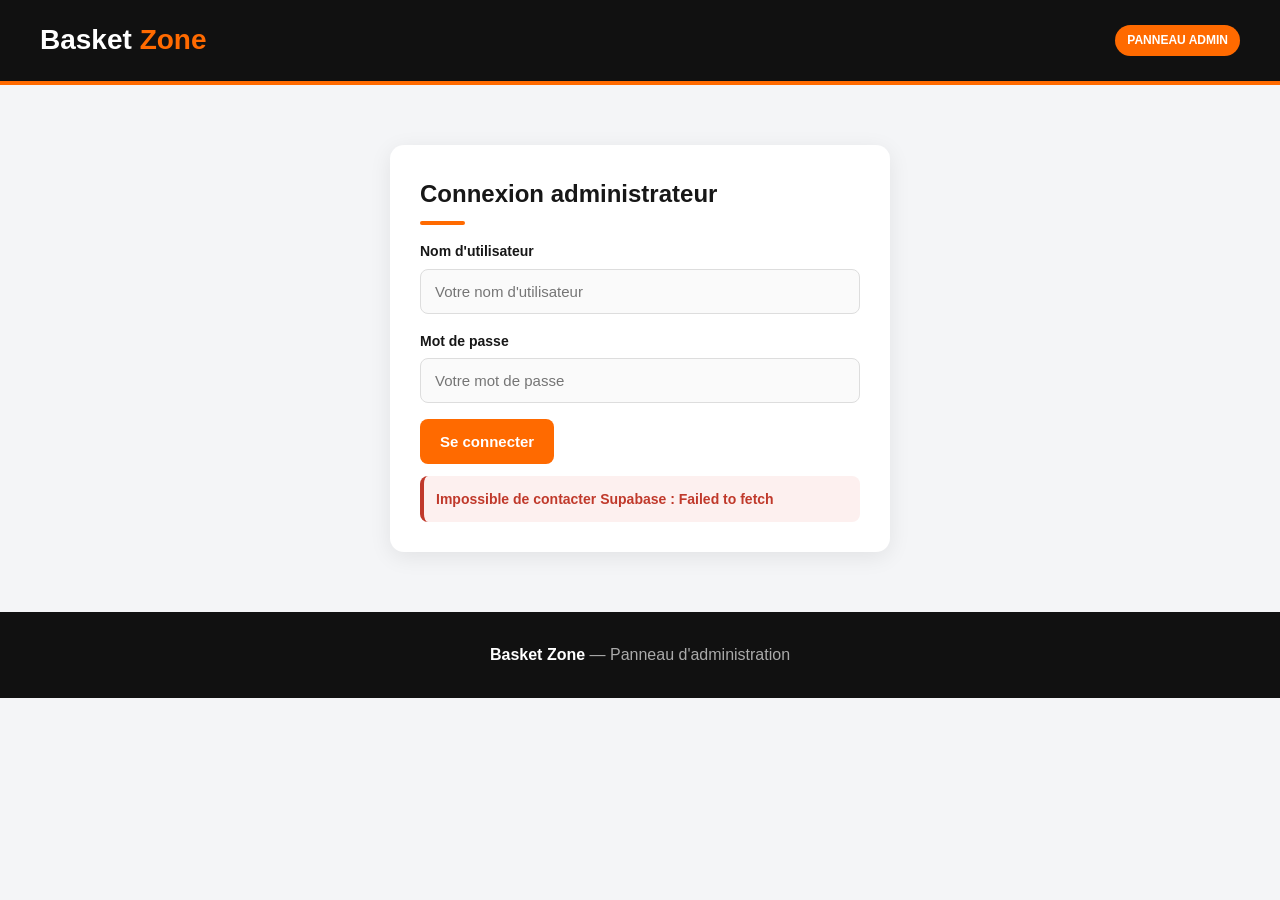
<file: admin.html>
<!DOCTYPE html>
<html lang="fr">
<head>
<meta charset="UTF-8">
<meta name="viewport" content="width=device-width, initial-scale=1.0">
<title>Administration — Basket Zone</title>
<style>
*{box-sizing:border-box;margin:0;padding:0}
body{font-family:Arial,Helvetica,sans-serif;background:#f4f5f7;color:#171717;line-height:1.6}
header{background:#111;color:white;position:sticky;top:0;z-index:1000;border-bottom:4px solid #ff6a00}
.header-container{max-width:1250px;margin:auto;padding:18px 25px;display:flex;align-items:center;justify-content:space-between;gap:25px}
.logo{font-size:28px;font-weight:900;white-space:nowrap;color:white;text-decoration:none}
.logo span{color:#ff6a00}
.admin-badge{background:#ff6a00;color:white;padding:6px 12px;border-radius:20px;font-size:12px;font-weight:800}
.container{max-width:1100px;margin:40px auto;padding:0 20px}
.card{background:white;border-radius:14px;padding:30px;box-shadow:0 5px 22px rgba(0,0,0,.08);margin-bottom:25px}
.card h2{font-size:24px;margin-bottom:15px}
.card h2::after{content:"";display:block;width:45px;height:4px;background:#ff6a00;margin-top:8px;border-radius:5px}
label{display:block;font-weight:700;font-size:14px;margin-bottom:6px}
input,select,textarea{width:100%;border:1px solid #ddd;border-radius:8px;padding:13px 14px;font-family:inherit;font-size:15px;outline:none;background:#fafafa;transition:.2s}
input:focus,select:focus,textarea:focus{border-color:#ff6a00;background:white;box-shadow:0 0 0 3px rgba(255,106,0,.1)}
textarea{min-height:120px;resize:vertical}
button{border:none;border-radius:8px;padding:14px 20px;background:#ff6a00;color:white;font-weight:800;font-size:15px;cursor:pointer;transition:.2s}
button:hover{background:#e85e00;transform:translateY(-1px)}
button:disabled{opacity:.5;cursor:not-allowed;transform:none}
.btn-dark{background:#111}
.btn-dark:hover{background:#222}
.btn-danger{background:#c0392b}
.btn-danger:hover{background:#a93226}
.btn-sm{padding:8px 14px;font-size:13px;border-radius:6px}
.form-group{margin-bottom:16px}
.error-msg{color:#c0392b;font-weight:700;font-size:14px;margin-top:12px;padding:12px;background:#fdf0ef;border-radius:8px;border-left:4px solid #c0392b}
.success-msg{color:#27ae60;font-weight:700;font-size:14px;margin-top:12px;padding:12px;background:#f0faf4;border-radius:8px;border-left:4px solid #27ae60}
.loading{text-align:center;padding:30px;color:#777}
.tabs{display:flex;gap:5px;margin-bottom:25px;flex-wrap:wrap}
.tab{padding:12px 20px;border-radius:8px 8px 0 0;background:#ddd;cursor:pointer;font-weight:700;font-size:14px;border:none;color:#333}
.tab.active{background:#ff6a00;color:white}
.tab:hover:not(.active){background:#ccc}
.message-item{border:1px solid #eee;border-radius:12px;padding:20px;margin-bottom:15px;transition:.2s}
.message-item:hover{box-shadow:0 3px 12px rgba(0,0,0,.06)}
.message-item.unread{border-left:4px solid #ff6a00}
.message-header{display:flex;justify-content:space-between;align-items:start;gap:15px;flex-wrap:wrap;margin-bottom:10px}
.message-header strong{font-size:16px}
.message-meta{font-size:13px;color:#777}
.message-subject{color:#ff6a00;font-weight:700;font-size:14px;margin-bottom:5px}
.message-content{color:#555;font-size:14px;margin:8px 0}
.message-actions{display:flex;gap:8px;margin-top:12px}
.admin-row{display:flex;justify-content:space-between;align-items:center;padding:12px 0;border-bottom:1px solid #eee}
.admin-row:last-child{border-bottom:none}
.admin-row strong{font-size:15px}
.admin-row .admin-date{font-size:13px;color:#777}
.empty{text-align:center;padding:40px;color:#999;font-size:15px}
.setting-row{margin-bottom:20px}
.setting-row label{margin-bottom:6px}
.setting-row .hint{font-size:12px;color:#999;margin-top:4px}
@media(max-width:800px){.header-container{flex-direction:column}.tabs{flex-direction:column}.tab{border-radius:8px}}
</style>
</head>
<body>

<header>
    <div class="header-container">
        <a href="index.html" class="logo">Basket <span>Zone</span></a>
        <span class="admin-badge">PANNEAU ADMIN</span>
    </div>
</header>

<div class="container" id="app">

    <!-- LOADING -->
    <div class="loading" id="loadingScreen">Vérification de l'état du système...</div>

    <!-- SETUP: create first admin -->
    <div id="setupScreen" style="display:none">
        <div class="card" style="max-width:500px;margin:60px auto">
            <h2>Créer le compte administrateur</h2>
            <p style="color:#555;margin-bottom:20px">Aucun administrateur n'existe encore. Créez le premier compte pour accéder au panneau.</p>
            <div class="form-group">
                <label for="setupUsername">Nom d'utilisateur</label>
                <input type="text" id="setupUsername" placeholder="Minimum 3 caractères">
            </div>
            <div class="form-group">
                <label for="setupPassword">Mot de passe</label>
                <input type="password" id="setupPassword" placeholder="Minimum 6 caractères">
            </div>
            <button onclick="doSetup()" id="setupBtn">Créer le compte</button>
            <div id="setupError"></div>
        </div>
    </div>

    <!-- LOGIN -->
    <div id="loginScreen" style="display:none">
        <div class="card" style="max-width:500px;margin:60px auto">
            <h2>Connexion administrateur</h2>
            <div class="form-group">
                <label for="loginUsername">Nom d'utilisateur</label>
                <input type="text" id="loginUsername" placeholder="Votre nom d'utilisateur">
            </div>
            <div class="form-group">
                <label for="loginPassword">Mot de passe</label>
                <input type="password" id="loginPassword" placeholder="Votre mot de passe">
            </div>
            <button onclick="doLogin()" id="loginBtn">Se connecter</button>
            <div id="loginError"></div>
        </div>
    </div>

    <!-- DASHBOARD -->
    <div id="dashboard" style="display:none">
        <div style="display:flex;justify-content:space-between;align-items:center;margin-bottom:20px;flex-wrap:wrap;gap:10px">
            <h1 style="font-size:28px">Tableau de bord</h1>
            <div style="display:flex;gap:10px;align-items:center">
                <span style="color:#555;font-size:14px">Connecté : <strong id="adminName">—</strong></span>
                <button class="btn-dark btn-sm" onclick="doLogout()">Déconnexion</button>
            </div>
        </div>

        <div class="tabs">
            <button class="tab active" onclick="switchTab('stats',this)">Statistiques</button>
            <button class="tab" onclick="switchTab('messages',this)">Messages</button>
            <button class="tab" onclick="switchTab('chatbot',this)">Chatbot IA</button>
            <button class="tab" onclick="switchTab('admins',this)">Administrateurs</button>
            <button class="tab" onclick="switchTab('security',this)">Sécurité</button>
        </div>

        <!-- STATS TAB -->
        <div id="tab-stats">
            <div class="card">
                <h2>Vue d'ensemble</h2>
                <div id="statsGrid" style="display:grid;grid-template-columns:repeat(auto-fit,minmax(160px,1fr));gap:16px;margin-top:10px">
                    <div class="loading">Chargement...</div>
                </div>
            </div>
        </div>

        <!-- MESSAGES TAB -->
        <div id="tab-messages" style="display:none">
            <div class="card">
                <h2>Messages reçus</h2>
                <p style="color:#555;margin-bottom:15px">Messages envoyés depuis le formulaire de contact.</p>
                <button class="btn-sm" onclick="loadMessages()" style="margin-bottom:15px">Actualiser</button>
                <div id="messagesList"><div class="loading">Chargement...</div></div>
            </div>
        </div>

        <!-- CHATBOT TAB -->
        <div id="tab-chatbot" style="display:none">
            <div class="card">
                <h2>Configuration du chatbot</h2>
                <p style="color:#555;margin-bottom:20px">La clé API est stockée côté serveur. Elle n'apparaît jamais dans le code du site.</p>
                <div class="setting-row">
                    <label for="chatProvider">Fournisseur IA</label>
                    <select id="chatProvider">
                        <option value="">— Choisir —</option>
                        <option value="openai">OpenAI (GPT)</option>
                        <option value="anthropic">Anthropic (Claude)</option>
                        <option value="openrouter">OpenRouter (multi-modèles)</option>
                        <option value="gemini">Google Gemini</option>
                    </select>
                </div>
                <div class="setting-row">
                    <label for="chatModel">Modèle</label>
                    <input type="text" id="chatModel" value="openrouter/free" placeholder="openrouter/free">
                    <div class="hint">Avec OpenRouter, <strong>openrouter/free</strong> choisit automatiquement un modèle gratuit disponible. Pour Gemini, utilise par exemple <strong>gemini-2.5-flash</strong>.</div>
                </div>
                <div class="setting-row">
                    <label for="chatApiKey">Clé API</label>
                    <input type="password" id="chatApiKey" placeholder="Clé API du fournisseur sélectionné">
                    <div class="hint">La clé reste sur le serveur. Elle n'est jamais envoyée aux visiteurs.</div>
                </div>
                <div class="setting-row">
                    <label for="chatMaxTokens">Taille maximale de réponse</label>
                    <input type="number" id="chatMaxTokens" min="100" max="4000" value="800">
                </div>
<div class="setting-row">
                    <label for="chatSystemPrompt">Critères du chatbot</label>
                    <textarea id="chatSystemPrompt" placeholder="Règles données à l'IA..."></textarea>
                </div>
                <button onclick="saveChatConfig()" id="saveConfigBtn">Enregistrer la configuration</button>
                <div id="configMsg"></div>
            </div>
        </div>

        <!-- ADMINS TAB -->
        <div id="tab-admins" style="display:none">
            <div class="card">
                <h2>Ajouter un administrateur</h2>
                <div class="form-group">
                    <label for="newAdminUsername">Nom d'utilisateur</label>
                    <input type="text" id="newAdminUsername" placeholder="Minimum 3 caractères">
                </div>
                <div class="form-group">
                    <label for="newAdminPassword">Mot de passe</label>
                    <input type="password" id="newAdminPassword" placeholder="Minimum 6 caractères">
                </div>
                <button onclick="doAddAdmin()" id="addAdminBtn">Ajouter</button>
                <div id="addAdminMsg"></div>
            </div>
            <div class="card">
                <h2>Administrateurs existants</h2>
                <div id="adminsList"><div class="loading">Chargement...</div></div>
            </div>

            <div class="card" style="border:2px solid #d33;">
                <h2 style="color:#d33">⚠ Zone de danger — Suppression d'un administrateur</h2>
                <p style="color:#555;font-size:14px;margin-bottom:14px">
                    Un administrateur ne peut plus être supprimé unilatéralement.
                    Il faut envoyer une demande à l'intéressé, qui doit lui-même
                    l'accepter en saisissant son propre mot de passe.
                </p>

                <h3 style="font-size:15px;margin-bottom:8px">Demandes que j'ai envoyées</h3>
                <div id="sentRequestsList"><div class="loading">Chargement...</div></div>

                <h3 style="font-size:15px;margin:18px 0 8px">Demandes reçues (me concernant)</h3>
                <div id="receivedRequestsList"><div class="loading">Chargement...</div></div>
            </div>
        </div>

        <!-- SECURITY TAB -->
        <div id="tab-security" style="display:none">
            <div class="card" style="max-width:500px">
                <h2>Changer mon nom d'utilisateur</h2>
                <p style="color:#555;font-size:13px;margin-bottom:10px">Actuellement : <strong id="currentUsernameLabel"></strong></p>
                <div class="form-group">
                    <label for="newUsernameInput">Nouveau nom d'utilisateur</label>
                    <input type="text" id="newUsernameInput" placeholder="Minimum 3 caractères">
                </div>
                <div class="form-group">
                    <label for="usernamePasswordConfirm">Mot de passe (confirmation)</label>
                    <input type="password" id="usernamePasswordConfirm" placeholder="Ton mot de passe actuel">
                </div>
                <button onclick="doChangeUsername()" id="changeUsernameBtn">Mettre à jour</button>
                <div id="changeUsernameMsg"></div>
            </div>

            <div class="card" style="max-width:500px">
                <h2>Changer mon mot de passe</h2>
                <div class="form-group">
                    <label for="currentPassword">Mot de passe actuel</label>
                    <input type="password" id="currentPassword" placeholder="Mot de passe actuel">
                </div>
                <div class="form-group">
                    <label for="newPassword">Nouveau mot de passe</label>
                    <input type="password" id="newPassword" placeholder="Minimum 6 caractères">
                </div>
                <button onclick="doChangePassword()" id="changePasswordBtn">Mettre à jour</button>
                <div id="changePasswordMsg"></div>
            </div>
        </div>
    </div>
</div>

<footer style="background:#111;color:#aaa;text-align:center;padding:30px 20px;margin-top:60px">
    <strong style="color:white">Basket Zone</strong> — Panneau d'administration
</footer>

<script src="supabase/supabase-config.js"></script>
<script>
let currentTab = "stats";
let currentUsername = "";

async function init() {
    const loading = document.getElementById("loadingScreen");
    const loginScreen = document.getElementById("loginScreen");
    const loginError = document.getElementById("loginError");
    const setupScreen = document.getElementById("setupScreen");

    try {
        // Aucune tentative de reprise automatique de session ici :
        // à chaque chargement de la page, le mot de passe est
        // redemandé (le jeton précédent, s'il existait, a disparu
        // avec le rechargement puisqu'il n'est gardé qu'en mémoire).
        const status = await BasketZoneAPI.checkStatus();

        loading.style.display = "none";

        if (status && status.hasAdmins) {
            loginScreen.style.display = "block";
        } else if (status && !status.error) {
            setupScreen.style.display = "block";
        } else {
            loginScreen.style.display = "block";

            if (loginError) {
                loginError.innerHTML =
                    `<div class="error-msg">${esc(status?.error || "Erreur de connexion à Supabase.")}</div>`;
            }
        }
    } catch (error) {
        loading.style.display = "none";
        loginScreen.style.display = "block";

        if (loginError) {
            loginError.innerHTML =
                `<div class="error-msg">Erreur de connexion : ${esc(error?.message || String(error))}</div>`;
        }
    }
}

async function doSetup() {
    const u = document.getElementById("setupUsername").value.trim();
    const p = document.getElementById("setupPassword").value;
    const errEl = document.getElementById("setupError");
    errEl.innerHTML = "";
    document.getElementById("setupBtn").disabled = true;
    const result = await BasketZoneAPI.setupAdmin(u, p);
    document.getElementById("setupBtn").disabled = false;
    if (result.error) {
        errEl.innerHTML = `<div class="error-msg">${esc(result.error)}</div>`;
        return;
    }
    showDashboard(result.username);
}

async function doLogin() {
    const u = document.getElementById("loginUsername").value.trim();
    const p = document.getElementById("loginPassword").value;
    const errEl = document.getElementById("loginError");
    errEl.innerHTML = "";
    document.getElementById("loginBtn").disabled = true;
    const result = await BasketZoneAPI.login(u, p);
    document.getElementById("loginBtn").disabled = false;
    if (result.error) {
        errEl.innerHTML = `<div class="error-msg">${esc(result.error)}</div>`;
        return;
    }
    showDashboard(result.username);
}

async function doLogout() {
    await BasketZoneAPI.logout();
    location.reload();
}

function showDashboard(username) {
    currentUsername = username;
    document.getElementById("loadingScreen").style.display = "none";
    document.getElementById("setupScreen").style.display = "none";
    document.getElementById("loginScreen").style.display = "none";
    document.getElementById("dashboard").style.display = "block";
    document.getElementById("adminName").textContent = username;
    document.getElementById("currentUsernameLabel").textContent = username;
    loadStats();
    loadMessages();
    loadChatConfig();
    loadAdmins();
    loadDeletionRequests();
}

function switchTab(tab, btn) {
    currentTab = tab;
    document.querySelectorAll(".tab").forEach(t => t.classList.remove("active"));
    btn.classList.add("active");
    ["stats", "messages", "chatbot", "admins", "security"].forEach(t => {
        document.getElementById("tab-" + t).style.display = t === tab ? "block" : "none";
    });
    if (tab === "stats") loadStats();
    if (tab === "admins") { loadAdmins(); loadDeletionRequests(); }
}

// ---- STATS ----

async function loadStats() {
    const el = document.getElementById("statsGrid");
    const result = await BasketZoneAPI.getStats();
    if (result.error) {
        el.innerHTML = `<div class="error-msg">${esc(result.error)}</div>`;
        return;
    }
    const cards = [
        { label: "Messages reçus", value: result.totalMessages ?? 0 },
        { label: "Messages non lus", value: result.unreadMessages ?? 0 },
        { label: "Administrateurs", value: result.adminCount ?? 0 },
    ];
    el.innerHTML = cards.map(c => `
        <div class="card" style="text-align:center;padding:22px;margin-bottom:0">
            <div style="font-size:34px;font-weight:900;color:#ff6a00">${c.value}</div>
            <div style="font-size:13px;color:#555;margin-top:6px">${esc(c.label)}</div>
        </div>
    `).join("");
}

// ---- SECURITY ----

async function doChangePassword() {
    const current = document.getElementById("currentPassword").value;
    const next = document.getElementById("newPassword").value;
    const msgEl = document.getElementById("changePasswordMsg");
    msgEl.innerHTML = "";
    document.getElementById("changePasswordBtn").disabled = true;
    const result = await BasketZoneAPI.changeMyPassword(current, next);
    document.getElementById("changePasswordBtn").disabled = false;
    if (result.error) {
        msgEl.innerHTML = `<div class="error-msg">${esc(result.error)}</div>`;
        return;
    }
    msgEl.innerHTML = `<div class="success-msg">Mot de passe mis à jour.</div>`;
    document.getElementById("currentPassword").value = "";
    document.getElementById("newPassword").value = "";
}

// ---- MESSAGES ----

async function loadMessages() {
    const el = document.getElementById("messagesList");
    el.innerHTML = '<div class="loading">Chargement...</div>';
    const result = await BasketZoneAPI.listMessages();
    if (result.error) {
        el.innerHTML = `<div class="error-msg">${esc(result.error)}</div>`;
        return;
    }
    const msgs = result.messages || [];
    if (msgs.length === 0) {
        el.innerHTML = '<div class="empty">Aucun message pour le moment.</div>';
        return;
    }
    el.innerHTML = msgs.map(m => `
        <div class="message-item ${m.is_read ? "" : "unread"}">
            <div class="message-header">
                <div>
                    <strong>${esc(m.name)}</strong>
                    <span style="color:#777;font-size:13px"> — ${esc(m.email)}</span>
                </div>
                <span class="message-meta">${formatDate(m.created_at)}</span>
            </div>
            <div class="message-subject">${esc(m.subject)}</div>
            <div class="message-content">${esc(m.content)}</div>
            <div class="message-actions">
                ${m.is_read ? "" : `<button class="btn-sm btn-dark" onclick="markRead('${m.id}')">Marquer comme lu</button>`}
                <button class="btn-sm btn-danger" onclick="deleteMsg('${m.id}')">Supprimer</button>
            </div>
        </div>
    `).join("");
}

async function markRead(id) {
    await BasketZoneAPI.markMessageRead(id);
    loadMessages();
}

async function deleteMsg(id) {
    if (!confirm("Supprimer ce message ?")) return;
    await BasketZoneAPI.deleteMessage(id);
    loadMessages();
}

// ---- CHATBOT CONFIG ----

async function loadChatConfig() {
    const result = await BasketZoneAPI.getChatConfig();
    if (result.error) return;
    document.getElementById("chatProvider").value = result.provider || "openrouter";
    document.getElementById("chatModel").value = result.model || "openrouter/free";
    document.getElementById("chatApiKey").value = result.apiKey || "";
    document.getElementById("chatMaxTokens").value = result.maxTokens || "800";
    document.getElementById("chatSystemPrompt").value = result.systemPrompt || "";
}

async function saveChatConfig() {
    const msgEl = document.getElementById("configMsg");
    msgEl.innerHTML = "";
    document.getElementById("saveConfigBtn").disabled = true;
    const result = await BasketZoneAPI.updateChatConfig(
        document.getElementById("chatProvider").value,
        document.getElementById("chatModel").value.trim(),
        document.getElementById("chatApiKey").value.trim(),
        document.getElementById("chatSystemPrompt").value.trim(),
        document.getElementById("chatMaxTokens").value
    );
    document.getElementById("saveConfigBtn").disabled = false;
    if (result.error) {
        msgEl.innerHTML = `<div class="error-msg">${esc(result.error)}</div>`;
    } else {
        msgEl.innerHTML = `<div class="success-msg">Configuration enregistrée.</div>`;
    }
}

// ---- ADMINS ----

async function loadAdmins() {
    const el = document.getElementById("adminsList");
    el.innerHTML = '<div class="loading">Chargement...</div>';
    const result = await BasketZoneAPI.listAdmins();
    if (result.error) {
        el.innerHTML = `<div class="error-msg">${esc(result.error)}</div>`;
        return;
    }
    const admins = result.admins || [];
    if (admins.length === 0) {
        el.innerHTML = '<div class="empty">Aucun administrateur.</div>';
        return;
    }
    el.innerHTML = admins.map(a => `
        <div class="admin-row">
            <div>
                <strong>${esc(a.username)}</strong> ${a.username === currentUsername ? "(moi)" : ""}
                <div class="admin-date">Créé le ${formatDate(a.created_at)}</div>
            </div>
            ${a.username === currentUsername
                ? ""
                : `<button class="btn-sm btn-danger" onclick="requestDeleteAdmin('${a.id}','${esc(a.username)}')">Demander la suppression</button>`
            }
        </div>
    `).join("");
}

async function doAddAdmin() {
    const u = document.getElementById("newAdminUsername").value.trim();
    const p = document.getElementById("newAdminPassword").value;
    const msgEl = document.getElementById("addAdminMsg");
    msgEl.innerHTML = "";
    document.getElementById("addAdminBtn").disabled = true;
    const result = await BasketZoneAPI.addAdmin(u, p);
    document.getElementById("addAdminBtn").disabled = false;
    if (result.error) {
        msgEl.innerHTML = `<div class="error-msg">${esc(result.error)}</div>`;
        return;
    }
    msgEl.innerHTML = `<div class="success-msg">Administrateur ajouté.</div>`;
    document.getElementById("newAdminUsername").value = "";
    document.getElementById("newAdminPassword").value = "";
    loadAdmins();
}

// ---- ZONE DE DANGER : DEMANDES DE SUPPRESSION ----

async function requestDeleteAdmin(id, name) {
    const password = prompt(
        `Pour demander la suppression de "${name}", saisis ton propre mot de passe (celui qui envoie la demande) :`
    );
    if (password === null) return;
    if (!password) {
        alert("Mot de passe requis.");
        return;
    }
    const result = await BasketZoneAPI.requestDeleteAdmin(id, password);
    if (result.error) {
        alert(result.error);
        return;
    }
    alert(`Demande envoyée à "${name}". Elle devra l'accepter avec son propre mot de passe pour que la suppression ait lieu.`);
    loadDeletionRequests();
}

async function loadDeletionRequests() {
    const sentEl = document.getElementById("sentRequestsList");
    const receivedEl = document.getElementById("receivedRequestsList");
    const result = await BasketZoneAPI.listDeletionRequests();

    if (result.error) {
        sentEl.innerHTML = `<div class="error-msg">${esc(result.error)}</div>`;
        receivedEl.innerHTML = "";
        return;
    }

    const sent = result.sent || [];
    sentEl.innerHTML = sent.length === 0
        ? '<div class="empty">Aucune demande en attente.</div>'
        : sent.map(r => `
            <div class="admin-row">
                <div>Suppression demandée pour <strong>${esc(r.targetUsername)}</strong></div>
                <button class="btn-sm" onclick="cancelDeletionRequest('${r.id}')">Annuler</button>
            </div>
        `).join("");

    const received = result.received || [];
    receivedEl.innerHTML = received.length === 0
        ? '<div class="empty">Aucune demande reçue.</div>'
        : received.map(r => `
            <div class="admin-row">
                <div><strong>${esc(r.requesterUsername)}</strong> demande la suppression de ton compte</div>
                <div>
                    <button class="btn-sm btn-danger" onclick="respondDeletionRequest('${r.id}', true)">Accepter</button>
                    <button class="btn-sm" onclick="respondDeletionRequest('${r.id}', false)">Refuser</button>
                </div>
            </div>
        `).join("");
}

async function cancelDeletionRequest(requestId) {
    if (!confirm("Annuler cette demande de suppression ?")) return;
    const result = await BasketZoneAPI.cancelDeletionRequest(requestId);
    if (result.error) {
        alert(result.error);
        return;
    }
    loadDeletionRequests();
}

async function respondDeletionRequest(requestId, accept) {
    if (!accept) {
        if (!confirm("Refuser cette demande de suppression ?")) return;
        const result = await BasketZoneAPI.respondDeletionRequest(requestId, false, "");
        if (result.error) {
            alert(result.error);
            return;
        }
        loadDeletionRequests();
        return;
    }

    const password = prompt(
        "Tu es sur le point d'accepter la suppression de TON PROPRE compte administrateur. " +
        "Saisis ton mot de passe pour confirmer :"
    );
    if (password === null) return;
    if (!password) {
        alert("Mot de passe requis pour confirmer.");
        return;
    }
    const result = await BasketZoneAPI.respondDeletionRequest(requestId, true, password);
    if (result.error) {
        alert(result.error);
        return;
    }
    alert("Ton compte a été supprimé. Tu vas être déconnecté.");
    location.reload();
}

// ---- CHANGER MON NOM D'UTILISATEUR ----

async function doChangeUsername() {
    const newUsername = document.getElementById("newUsernameInput").value.trim();
    const password = document.getElementById("usernamePasswordConfirm").value;
    const msgEl = document.getElementById("changeUsernameMsg");
    msgEl.innerHTML = "";
    document.getElementById("changeUsernameBtn").disabled = true;
    const result = await BasketZoneAPI.changeUsername(newUsername, password);
    document.getElementById("changeUsernameBtn").disabled = false;
    if (result.error) {
        msgEl.innerHTML = `<div class="error-msg">${esc(result.error)}</div>`;
        return;
    }
    currentUsername = result.username;
    document.getElementById("adminName").textContent = result.username;
    document.getElementById("currentUsernameLabel").textContent = result.username;
    msgEl.innerHTML = `<div class="success-msg">Nom d'utilisateur mis à jour.</div>`;
    document.getElementById("newUsernameInput").value = "";
    document.getElementById("usernamePasswordConfirm").value = "";
    loadAdmins();
}

// ---- UTILS ----

function esc(text) {
    const d = document.createElement("div");
    d.textContent = String(text || "");
    return d.innerHTML;
}

function formatDate(date) {
    if (!date) return "";
    const d = new Date(date);
    if (isNaN(d.getTime())) return String(date);
    return d.toLocaleDateString("fr-FR", { day: "2-digit", month: "2-digit", year: "numeric", hour: "2-digit", minute: "2-digit" });
}

init();
</script>
</body>
</html>
</file>
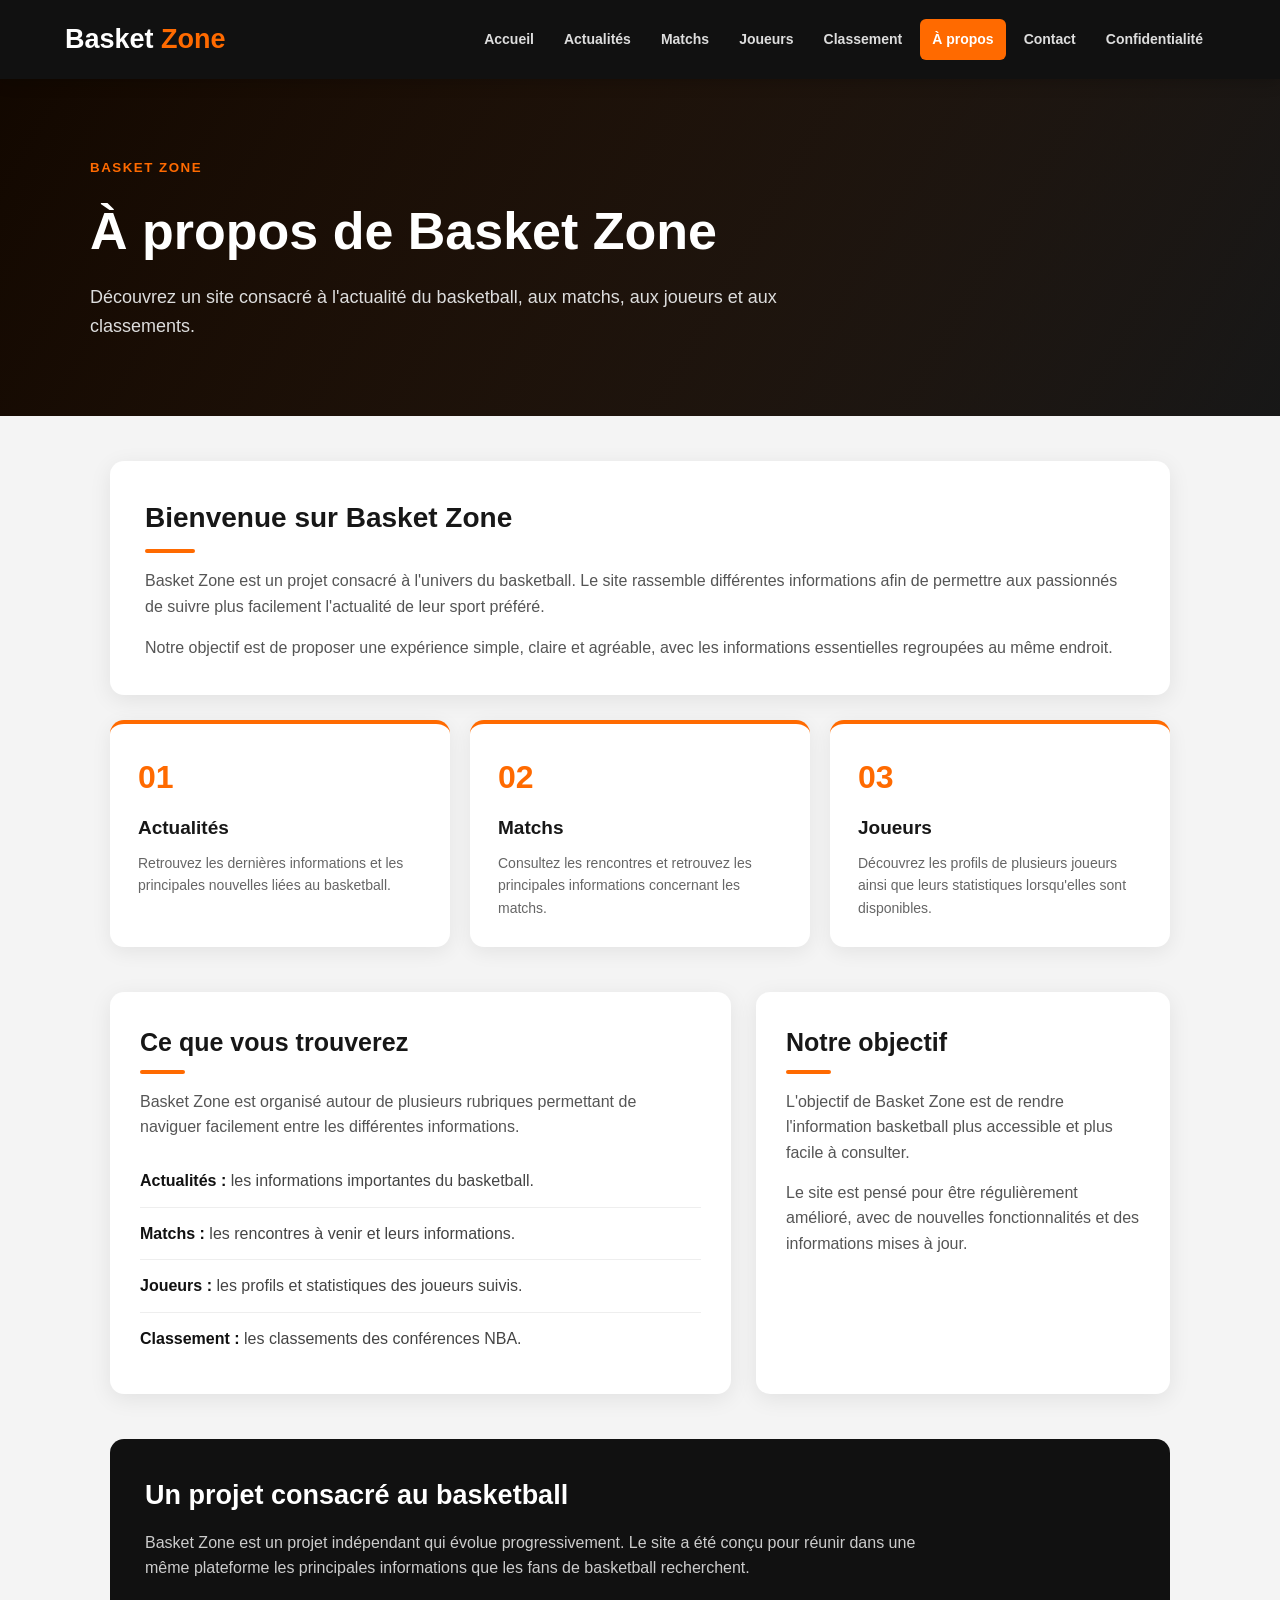
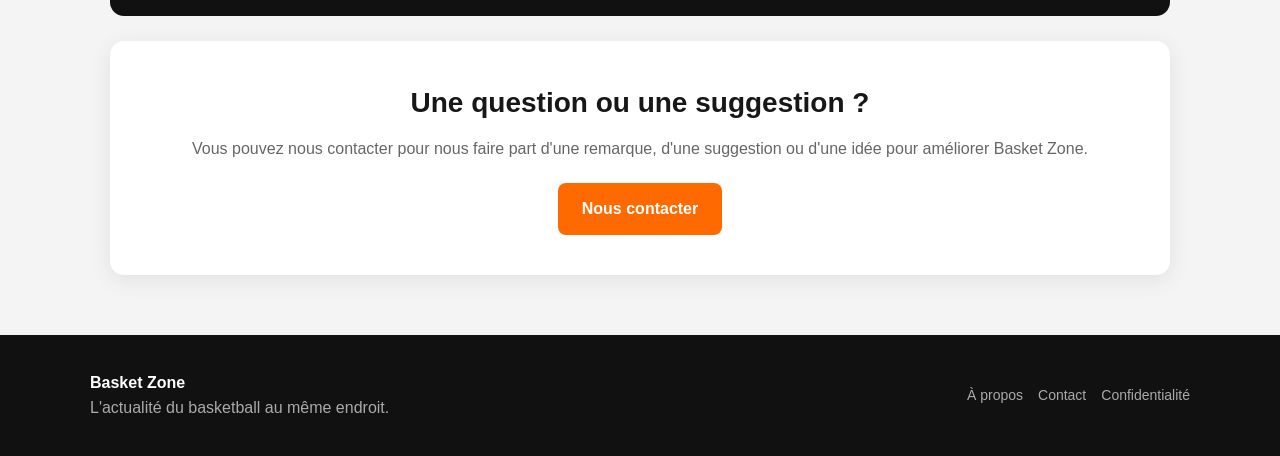
<file: apropos.html>
<!DOCTYPE html>
<html lang="fr">
<head>
    <meta charset="UTF-8">
    <meta name="viewport" content="width=device-width, initial-scale=1.0">

    <title>À propos - Basket Zone</title>

    <style>
        * {
            margin: 0;
            padding: 0;
            box-sizing: border-box;
        }

        body {
            font-family: Arial, Helvetica, sans-serif;
            background: #f4f4f4;
            color: #171717;
            line-height: 1.6;
        }

        header {
            background: #111;
            color: white;
            position: sticky;
            top: 0;
            z-index: 1000;
            box-shadow: 0 3px 15px rgba(0,0,0,0.2);
        }

        .topbar {
            max-width: 1200px;
            margin: auto;
            padding: 18px 25px;
            display: flex;
            justify-content: space-between;
            align-items: center;
            gap: 20px;
        }

        .logo {
            font-size: 27px;
            font-weight: 900;
            color: white;
            text-decoration: none;
        }

        .logo span {
            color: #ff6a00;
        }

        nav {
            display: flex;
            flex-wrap: wrap;
            justify-content: center;
            gap: 6px;
        }

        nav a {
            color: #ddd;
            text-decoration: none;
            padding: 9px 12px;
            border-radius: 6px;
            font-size: 14px;
            font-weight: 700;
            transition: 0.2s;
        }

        nav a:hover,
        nav a.active {
            background: #ff6a00;
            color: white;
        }

        .hero {
            background:
                linear-gradient(120deg, rgba(0,0,0,0.93), rgba(25,25,25,0.78)),
                linear-gradient(120deg, #ff6a00, #111);
            color: white;
            padding: 75px 20px;
        }

        .hero-content {
            max-width: 1100px;
            margin: auto;
        }

        .hero small {
            color: #ff6a00;
            font-weight: 800;
            text-transform: uppercase;
            letter-spacing: 1.5px;
        }

        .hero h1 {
            font-size: 52px;
            margin: 10px 0;
        }

        .hero p {
            max-width: 720px;
            color: #ddd;
            font-size: 18px;
        }

        .container {
            max-width: 1100px;
            margin: 45px auto;
            padding: 0 20px;
        }

        .intro {
            background: white;
            border-radius: 14px;
            padding: 35px;
            box-shadow: 0 5px 22px rgba(0,0,0,0.08);
            margin-bottom: 25px;
        }

        .intro h2,
        .section-title {
            font-size: 28px;
            margin-bottom: 15px;
        }

        .intro h2::after,
        .section-title::after {
            content: "";
            display: block;
            width: 50px;
            height: 4px;
            background: #ff6a00;
            margin-top: 9px;
            border-radius: 5px;
        }

        .intro p {
            color: #555;
            margin-top: 15px;
        }

        .features {
            display: grid;
            grid-template-columns: repeat(3, 1fr);
            gap: 20px;
            margin-bottom: 45px;
        }

        .feature {
            background: white;
            border-radius: 14px;
            padding: 28px;
            box-shadow: 0 5px 20px rgba(0,0,0,0.07);
            border-top: 4px solid #ff6a00;
        }

        .feature-number {
            font-size: 32px;
            font-weight: 900;
            color: #ff6a00;
            margin-bottom: 10px;
        }

        .feature h3 {
            font-size: 19px;
            margin-bottom: 8px;
        }

        .feature p {
            color: #666;
            font-size: 14px;
        }

        .content-grid {
            display: grid;
            grid-template-columns: 1.2fr 0.8fr;
            gap: 25px;
            margin-bottom: 45px;
        }

        .card {
            background: white;
            border-radius: 14px;
            padding: 30px;
            box-shadow: 0 5px 22px rgba(0,0,0,0.08);
        }

        .card h2 {
            font-size: 25px;
            margin-bottom: 15px;
        }

        .card h2::after {
            content: "";
            display: block;
            width: 45px;
            height: 4px;
            background: #ff6a00;
            margin-top: 8px;
            border-radius: 5px;
        }

        .card p {
            color: #555;
            margin: 14px 0;
        }

        .list {
            list-style: none;
            margin-top: 15px;
        }

        .list li {
            padding: 13px 0;
            border-bottom: 1px solid #eee;
            color: #444;
        }

        .list li:last-child {
            border-bottom: none;
        }

        .list strong {
            color: #111;
        }

        .highlight {
            background: #111;
            color: white;
            border-radius: 14px;
            padding: 35px;
            margin-bottom: 25px;
        }

        .highlight h2 {
            font-size: 27px;
            margin-bottom: 12px;
        }

        .highlight p {
            color: #ccc;
            max-width: 800px;
        }

        .cta {
            text-align: center;
            background: white;
            border-radius: 14px;
            padding: 40px 25px;
            box-shadow: 0 5px 22px rgba(0,0,0,0.08);
        }

        .cta h2 {
            font-size: 28px;
            margin-bottom: 10px;
        }

        .cta p {
            color: #666;
            margin-bottom: 22px;
        }

        .cta a {
            display: inline-block;
            background: #ff6a00;
            color: white;
            text-decoration: none;
            padding: 13px 24px;
            border-radius: 8px;
            font-weight: 800;
            transition: 0.2s;
        }

        .cta a:hover {
            background: #e85e00;
            transform: translateY(-1px);
        }

        footer {
            background: #111;
            color: #aaa;
            margin-top: 60px;
            padding: 35px 20px;
        }

        .footer-content {
            max-width: 1100px;
            margin: auto;
            display: flex;
            justify-content: space-between;
            align-items: center;
            gap: 20px;
        }

        .footer-content strong {
            color: white;
        }

        .footer-links {
            display: flex;
            flex-wrap: wrap;
            gap: 15px;
        }

        .footer-links a {
            color: #aaa;
            text-decoration: none;
            font-size: 14px;
        }

        .footer-links a:hover {
            color: #ff6a00;
        }

        @media (max-width: 850px) {
            .topbar {
                flex-direction: column;
            }

            nav {
                width: 100%;
            }

            .hero h1 {
                font-size: 40px;
            }

            .features {
                grid-template-columns: 1fr;
            }

            .content-grid {
                grid-template-columns: 1fr;
            }

            .footer-content {
                flex-direction: column;
                text-align: center;
            }
        }

        @media (max-width: 500px) {
            nav a {
                font-size: 13px;
                padding: 8px 9px;
            }

            .hero {
                padding: 50px 20px;
            }

            .hero h1 {
                font-size: 34px;
            }

            .intro,
            .card,
            .feature {
                padding: 23px;
            }
        }
    </style>
</head>

<body>

<header>
    <div class="topbar">

        <a href="index.html" class="logo">
            Basket <span>Zone</span>
        </a>

        <nav>
            <a href="index.html">Accueil</a>
            <a href="actualites.html">Actualités</a>
            <a href="matchs.html">Matchs</a>
            <a href="joueurs.html">Joueurs</a>
            <a href="classement.html">Classement</a>
            <a href="apropos.html" class="active">À propos</a>
            <a href="contact.html">Contact</a>
            <a href="confidentialite.html">Confidentialité</a>
        </nav>

    </div>
</header>

<section class="hero">
    <div class="hero-content">
        <small>Basket Zone</small>

        <h1>À propos de Basket Zone</h1>

        <p>
            Découvrez un site consacré à l'actualité du basketball,
            aux matchs, aux joueurs et aux classements.
        </p>
    </div>
</section>

<main class="container">

    <section class="intro">
        <h2>Bienvenue sur Basket Zone</h2>

        <p>
            Basket Zone est un projet consacré à l'univers du basketball.
            Le site rassemble différentes informations afin de permettre
            aux passionnés de suivre plus facilement l'actualité de leur
            sport préféré.
        </p>

        <p>
            Notre objectif est de proposer une expérience simple, claire
            et agréable, avec les informations essentielles regroupées
            au même endroit.
        </p>
    </section>

    <section class="features">

        <div class="feature">
            <div class="feature-number">01</div>
            <h3>Actualités</h3>
            <p>
                Retrouvez les dernières informations et les principales
                nouvelles liées au basketball.
            </p>
        </div>

        <div class="feature">
            <div class="feature-number">02</div>
            <h3>Matchs</h3>
            <p>
                Consultez les rencontres et retrouvez les principales
                informations concernant les matchs.
            </p>
        </div>

        <div class="feature">
            <div class="feature-number">03</div>
            <h3>Joueurs</h3>
            <p>
                Découvrez les profils de plusieurs joueurs ainsi que
                leurs statistiques lorsqu'elles sont disponibles.
            </p>
        </div>

    </section>

    <div class="content-grid">

        <section class="card">
            <h2>Ce que vous trouverez</h2>

            <p>
                Basket Zone est organisé autour de plusieurs rubriques
                permettant de naviguer facilement entre les différentes
                informations.
            </p>

            <ul class="list">
                <li>
                    <strong>Actualités :</strong>
                    les informations importantes du basketball.
                </li>

                <li>
                    <strong>Matchs :</strong>
                    les rencontres à venir et leurs informations.
                </li>

                <li>
                    <strong>Joueurs :</strong>
                    les profils et statistiques des joueurs suivis.
                </li>

                <li>
                    <strong>Classement :</strong>
                    les classements des conférences NBA.
                </li>
            </ul>
        </section>

        <section class="card">
            <h2>Notre objectif</h2>

            <p>
                L'objectif de Basket Zone est de rendre l'information
                basketball plus accessible et plus facile à consulter.
            </p>

            <p>
                Le site est pensé pour être régulièrement amélioré,
                avec de nouvelles fonctionnalités et des informations
                mises à jour.
            </p>
        </section>

    </div>

    <section class="highlight">
        <h2>Un projet consacré au basketball</h2>

        <p>
            Basket Zone est un projet indépendant qui évolue
            progressivement. Le site a été conçu pour réunir dans
            une même plateforme les principales informations que les
            fans de basketball recherchent.
        </p>
    </section>

    <section class="cta">
        <h2>Une question ou une suggestion ?</h2>

        <p>
            Vous pouvez nous contacter pour nous faire part d'une
            remarque, d'une suggestion ou d'une idée pour améliorer
            Basket Zone.
        </p>

        <a href="contact.html">Nous contacter</a>
    </section>

</main>

<footer>
    <div class="footer-content">

        <div>
            <strong>Basket Zone</strong><br>
            <span>L'actualité du basketball au même endroit.</span>
        </div>

        <div class="footer-links">
            <a href="apropos.html">À propos</a>
            <a href="contact.html">Contact</a>
            <a href="confidentialite.html">Confidentialité</a>
        </div>

    </div>
</footer>

</body>
</html>
</file>
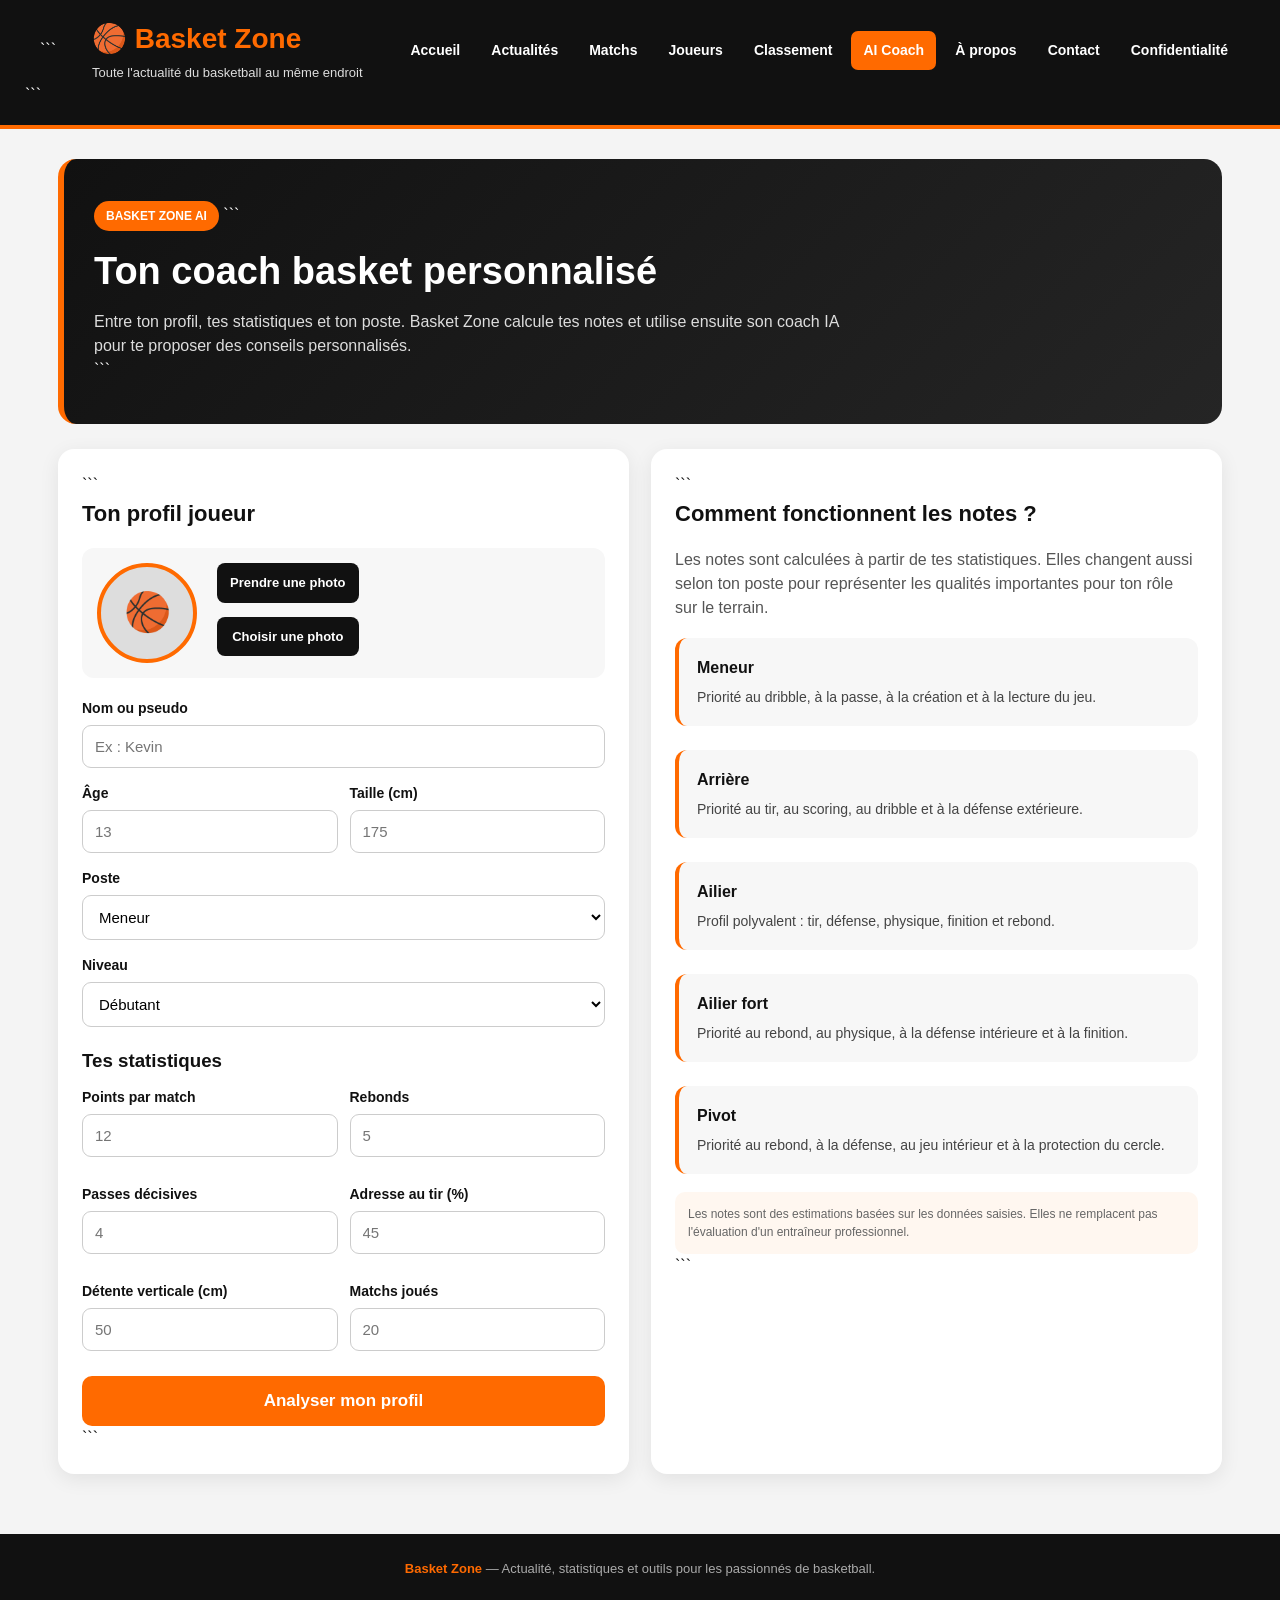
<file: assistant.html>
<!DOCTYPE html>

<html lang="fr">
<head>
<meta charset="UTF-8">
<meta name="viewport" content="width=device-width, initial-scale=1.0">

<title>AI Coach | Basket Zone</title>

<style>
*{
    box-sizing:border-box;
    margin:0;
    padding:0;
}

body{
    font-family:Arial,Helvetica,sans-serif;
    background:#f4f4f4;
    color:#111;
    line-height:1.5;
}

header{
    background:#111;
    color:white;
    padding:18px 25px;
    border-bottom:4px solid #ff6a00;
}

.header-container{
    max-width:1200px;
    margin:auto;
    display:flex;
    align-items:center;
    justify-content:space-between;
    gap:20px;
}

.logo{
    font-size:28px;
    font-weight:800;
    color:#ff6a00;
}

.subtitle{
    font-size:13px;
    color:#ddd;
    margin-top:3px;
}

nav{
    display:flex;
    flex-wrap:wrap;
    justify-content:center;
    gap:7px;
}

nav a{
    color:white;
    text-decoration:none;
    padding:9px 12px;
    border-radius:7px;
    font-size:14px;
    font-weight:700;
    transition:.2s;
}

nav a:hover,
nav a.active{
    background:#ff6a00;
}

main{
    max-width:1200px;
    margin:auto;
    padding:30px 18px 60px;
}

.hero{
    background:linear-gradient(135deg,#111,#252525);
    color:white;
    border-radius:18px;
    padding:42px 30px;
    margin-bottom:25px;
    border-left:6px solid #ff6a00;
}

.hero h1{
    font-size:38px;
    margin-bottom:10px;
}

.hero p{
    color:#ddd;
    max-width:750px;
}

.badge{
    display:inline-block;
    background:#ff6a00;
    color:white;
    padding:6px 12px;
    border-radius:20px;
    font-size:12px;
    font-weight:800;
    margin-bottom:12px;
}

.grid{
    display:grid;
    grid-template-columns:1fr 1fr;
    gap:22px;
}

.card{
    background:white;
    border-radius:16px;
    padding:24px;
    box-shadow:0 5px 20px rgba(0,0,0,.08);
}

.card h2{
    margin-bottom:18px;
    font-size:22px;
}

.form-group{
    margin-bottom:15px;
}

label{
    display:block;
    font-weight:700;
    margin-bottom:6px;
    font-size:14px;
}

input,
select{
    width:100%;
    padding:12px;
    border:1px solid #ccc;
    border-radius:9px;
    font-size:15px;
    background:white;
}

input:focus,
select:focus{
    outline:none;
    border-color:#ff6a00;
}

.stats-grid{
    display:grid;
    grid-template-columns:1fr 1fr;
    gap:12px;
}

.photo-box{
    display:flex;
    gap:20px;
    align-items:center;
    margin-bottom:20px;
    padding:15px;
    background:#f7f7f7;
    border-radius:12px;
}

.photo-preview{
    width:100px;
    height:100px;
    border-radius:50%;
    background:#ddd;
    display:flex;
    align-items:center;
    justify-content:center;
    overflow:hidden;
    border:4px solid #ff6a00;
    flex-shrink:0;
}

.photo-preview img{
    width:100%;
    height:100%;
    object-fit:cover;
}

.photo-placeholder{
    font-size:38px;
}

.photo-buttons{
    display:flex;
    flex-direction:column;
    gap:8px;
}

.file-label,
.camera-label{
    display:inline-block;
    background:#111;
    color:white;
    padding:10px 13px;
    border-radius:8px;
    cursor:pointer;
    font-size:13px;
    text-align:center;
}

.file-label:hover,
.camera-label:hover{
    background:#ff6a00;
}

.file-input{
    display:none;
}

.generate-btn{
    width:100%;
    margin-top:10px;
    padding:15px;
    border:none;
    border-radius:10px;
    background:#ff6a00;
    color:white;
    font-size:17px;
    font-weight:800;
    cursor:pointer;
    transition:.2s;
}

.generate-btn:hover{
    background:#e85d00;
    transform:translateY(-1px);
}

.generate-btn:disabled{
    opacity:.65;
    cursor:wait;
    transform:none;
}

.result{
    margin-top:25px;
    display:none;
}

.player-header{
    background:linear-gradient(135deg,#111,#242424);
    color:white;
    border-radius:16px;
    padding:25px;
    display:flex;
    align-items:center;
    gap:22px;
    margin-bottom:20px;
}

.player-avatar{
    width:115px;
    height:115px;
    border-radius:50%;
    border:4px solid #ff6a00;
    overflow:hidden;
    background:#333;
    display:flex;
    align-items:center;
    justify-content:center;
    flex-shrink:0;
}

.player-avatar img{
    width:100%;
    height:100%;
    object-fit:cover;
}

.player-avatar span{
    font-size:45px;
}

.player-info h2{
    font-size:30px;
    margin-bottom:4px;
}

.player-info p{
    color:#ccc;
}

.position-badge{
    display:inline-block;
    margin-top:8px;
    background:#ff6a00;
    padding:5px 10px;
    border-radius:15px;
    font-size:12px;
    font-weight:800;
}

.overall-box{
    margin-left:auto;
    text-align:center;
}

.overall-number{
    font-size:55px;
    line-height:1;
    font-weight:900;
    color:#ff6a00;
}

.overall-label{
    font-size:11px;
    font-weight:800;
    color:#ddd;
    text-transform:uppercase;
}

.rating-title{
    margin-bottom:15px;
}

.ratings-grid{
    display:grid;
    grid-template-columns:repeat(2,1fr);
    gap:12px;
}

.rating{
    border:1px solid #eee;
    border-radius:12px;
    padding:13px;
}

.rating-top{
    display:flex;
    justify-content:space-between;
    align-items:center;
    margin-bottom:7px;
}

.rating-name{
    font-weight:700;
    font-size:14px;
}

.rating-value{
    font-size:20px;
    font-weight:900;
}

.rating-bar{
    height:8px;
    background:#eee;
    border-radius:20px;
    overflow:hidden;
}

.rating-fill{
    height:100%;
    background:#ff6a00;
    border-radius:20px;
    width:0;
    transition:width .7s ease;
}

.highlight{
    border:2px solid #ff6a00;
}

.analysis-grid{
    display:grid;
    grid-template-columns:repeat(2,1fr);
    gap:15px;
    margin-top:20px;
}

.analysis-box{
    padding:18px;
    border-radius:12px;
    background:#f7f7f7;
    border-left:4px solid #ff6a00;
}

.analysis-box h3{
    margin-bottom:7px;
    font-size:16px;
}

.analysis-box p{
    font-size:14px;
    color:#444;
}

.training{
    margin-top:20px;
}

.training-list{
    display:grid;
    gap:10px;
}

.training-item{
    background:#111;
    color:white;
    padding:14px 16px;
    border-radius:10px;
    border-left:4px solid #ff6a00;
}

.training-item strong{
    color:#ff6a00;
}

.progress-section{
    margin-top:20px;
}

.progress-row{
    margin-bottom:14px;
}

.progress-label{
    display:flex;
    justify-content:space-between;
    font-weight:700;
    font-size:14px;
    margin-bottom:5px;
}

.progress-bar{
    height:10px;
    background:#e5e5e5;
    border-radius:20px;
    overflow:hidden;
}

.progress-fill{
    height:100%;
    background:#ff6a00;
    border-radius:20px;
}

.profile-stats{
    display:grid;
    grid-template-columns:repeat(3,1fr);
    gap:10px;
    margin-top:20px;
}

.stat{
    background:#f7f7f7;
    border-radius:10px;
    padding:14px;
    text-align:center;
}

.stat strong{
    display:block;
    font-size:23px;
    color:#ff6a00;
}

.stat span{
    font-size:12px;
    color:#555;
}

.ai-card{
    margin-top:20px;
    border:2px solid #ff6a00;
    background:linear-gradient(135deg,#fff,#fff7f0);
}

.ai-header{
    display:flex;
    align-items:center;
    gap:12px;
    margin-bottom:15px;
}

.ai-icon{
    width:45px;
    height:45px;
    border-radius:12px;
    background:#111;
    color:#ff6a00;
    display:flex;
    align-items:center;
    justify-content:center;
    font-weight:900;
}

.ai-status{
    color:#666;
    font-size:13px;
}

.ai-response{
    white-space:pre-wrap;
    color:#333;
    font-size:15px;
    line-height:1.7;
}

.ai-loading{
    display:none;
    color:#ff6a00;
    font-weight:700;
}

.note{
    margin-top:18px;
    padding:13px;
    background:#fff7f0;
    border-radius:10px;
    font-size:12px;
    color:#666;
}

footer{
    background:#111;
    color:#aaa;
    text-align:center;
    padding:25px 15px;
    font-size:13px;
}

footer strong{
    color:#ff6a00;
}

@media(max-width:850px){
    .grid{
        grid-template-columns:1fr;
    }

    .header-container{
        flex-direction:column;
    }

    .player-header{
        flex-wrap:wrap;
    }

    .overall-box{
        margin-left:0;
    }
}

@media(max-width:600px){
    nav a{
        font-size:12px;
        padding:7px 8px;
    }

    .hero h1{
        font-size:28px;
    }

    .stats-grid,
    .ratings-grid,
    .analysis-grid{
        grid-template-columns:1fr;
    }

    .player-header{
        text-align:center;
        justify-content:center;
    }

    .profile-stats{
        grid-template-columns:repeat(2,1fr);
    }

    .photo-box{
        flex-direction:column;
    }
}
</style>

</head>

<body>

<header>
    <div class="header-container">

```
    <div>
        <div class="logo">🏀 Basket Zone</div>
        <div class="subtitle">
            Toute l'actualité du basketball au même endroit
        </div>
    </div>

    <nav>
        <a href="index.html">Accueil</a>
        <a href="actualites.html">Actualités</a>
        <a href="matchs.html">Matchs</a>
        <a href="joueurs.html">Joueurs</a>
        <a href="classement.html">Classement</a>
        <a href="assistant.html" class="active">AI Coach</a>
        <a href="apropos.html">À propos</a>
        <a href="contact.html">Contact</a>
        <a href="confidentialite.html">Confidentialité</a>
    </nav>

</div>
```

</header>

<main>

<section class="hero">
    <span class="badge">BASKET ZONE AI</span>

```
<h1>Ton coach basket personnalisé</h1>

<p>
    Entre ton profil, tes statistiques et ton poste.
    Basket Zone calcule tes notes et utilise ensuite
    son coach IA pour te proposer des conseils personnalisés.
</p>
```

</section>

<div class="grid">

<section class="card">

```
<h2>Ton profil joueur</h2>

<div class="photo-box">

    <div class="photo-preview" id="photoPreview">
        <span class="photo-placeholder">🏀</span>
    </div>

    <div class="photo-buttons">

        <label class="camera-label" for="cameraInput">
            Prendre une photo
        </label>

        <input
            id="cameraInput"
            class="file-input"
            type="file"
            accept="image/*"
            capture="user"
        >

        <label class="file-label" for="photoInput">
            Choisir une photo
        </label>

        <input
            id="photoInput"
            class="file-input"
            type="file"
            accept="image/*"
        >

    </div>

</div>

<div class="form-group">
    <label for="name">Nom ou pseudo</label>
    <input type="text" id="name" placeholder="Ex : Kevin">
</div>

<div class="stats-grid">

    <div class="form-group">
        <label for="age">Âge</label>
        <input type="number" id="age" min="10" max="60" placeholder="13">
    </div>

    <div class="form-group">
        <label for="height">Taille (cm)</label>
        <input type="number" id="height" min="100" max="250" placeholder="175">
    </div>

</div>

<div class="form-group">
    <label for="position">Poste</label>

    <select id="position">
        <option value="Meneur">Meneur</option>
        <option value="Arrière">Arrière</option>
        <option value="Ailier">Ailier</option>
        <option value="Ailier fort">Ailier fort</option>
        <option value="Pivot">Pivot</option>
    </select>
</div>

<div class="form-group">
    <label for="level">Niveau</label>

    <select id="level">
        <option value="Débutant">Débutant</option>
        <option value="Intermédiaire">Intermédiaire</option>
        <option value="Confirmé">Confirmé</option>
        <option value="Compétition">Compétition</option>
    </select>
</div>

<h3 style="margin:20px 0 12px;">
    Tes statistiques
</h3>

<div class="stats-grid">

    <div class="form-group">
        <label for="points">Points par match</label>
        <input type="number" id="points" min="0" max="100" step="0.1" placeholder="12">
    </div>

    <div class="form-group">
        <label for="rebounds">Rebonds</label>
        <input type="number" id="rebounds" min="0" max="50" step="0.1" placeholder="5">
    </div>

    <div class="form-group">
        <label for="assists">Passes décisives</label>
        <input type="number" id="assists" min="0" max="30" step="0.1" placeholder="4">
    </div>

    <div class="form-group">
        <label for="shooting">Adresse au tir (%)</label>
        <input type="number" id="shooting" min="0" max="100" step="0.1" placeholder="45">
    </div>

    <div class="form-group">
        <label for="vertical">Détente verticale (cm)</label>
        <input type="number" id="vertical" min="0" max="150" step="1" placeholder="50">
    </div>

    <div class="form-group">
        <label for="games">Matchs joués</label>
        <input type="number" id="games" min="0" max="1000" placeholder="20">
    </div>

</div>

<button
    class="generate-btn"
    id="generateButton"
    onclick="generateAnalysis()"
>
    Analyser mon profil
</button>
```

</section>

<section class="card">

```
<h2>Comment fonctionnent les notes ?</h2>

<p style="color:#555;margin-bottom:18px;">
    Les notes sont calculées à partir de tes statistiques.
    Elles changent aussi selon ton poste pour représenter
    les qualités importantes pour ton rôle sur le terrain.
</p>

<div class="analysis-box">
    <h3>Meneur</h3>
    <p>
        Priorité au dribble, à la passe, à la création
        et à la lecture du jeu.
    </p>
</div>

<br>

<div class="analysis-box">
    <h3>Arrière</h3>
    <p>
        Priorité au tir, au scoring, au dribble
        et à la défense extérieure.
    </p>
</div>

<br>

<div class="analysis-box">
    <h3>Ailier</h3>
    <p>
        Profil polyvalent : tir, défense, physique,
        finition et rebond.
    </p>
</div>

<br>

<div class="analysis-box">
    <h3>Ailier fort</h3>
    <p>
        Priorité au rebond, au physique, à la défense
        intérieure et à la finition.
    </p>
</div>

<br>

<div class="analysis-box">
    <h3>Pivot</h3>
    <p>
        Priorité au rebond, à la défense, au jeu intérieur
        et à la protection du cercle.
    </p>
</div>

<div class="note">
    Les notes sont des estimations basées sur les données
    saisies. Elles ne remplacent pas l'évaluation d'un
    entraîneur professionnel.
</div>
```

</section>

</div>

<section class="result" id="result">

```
<div class="player-header">

    <div class="player-avatar" id="resultAvatar">
        <span>🏀</span>
    </div>

    <div class="player-info">
        <h2 id="resultName">Joueur</h2>

        <p id="resultDescription">
            Profil Basket Zone
        </p>

        <span class="position-badge" id="resultPosition">
            Meneur
        </span>
    </div>

    <div class="overall-box">

        <div class="overall-number" id="overall">
            75
        </div>

        <div class="overall-label">
            Overall
        </div>

    </div>

</div>

<div class="card">

    <h2 class="rating-title">
        Notes du joueur
    </h2>

    <div class="ratings-grid">

        <div class="rating" id="ratingShootingBox">
            <div class="rating-top">
                <span class="rating-name">Tir</span>
                <span class="rating-value" id="shootingRating">0</span>
            </div>

            <div class="rating-bar">
                <div class="rating-fill" id="shootingBar"></div>
            </div>
        </div>

        <div class="rating" id="ratingDribblingBox">
            <div class="rating-top">
                <span class="rating-name">Dribble</span>
                <span class="rating-value" id="dribblingRating">0</span>
            </div>

            <div class="rating-bar">
                <div class="rating-fill" id="dribblingBar"></div>
            </div>
        </div>

        <div class="rating" id="ratingPassingBox">
            <div class="rating-top">
                <span class="rating-name">Passe / Vision</span>
                <span class="rating-value" id="passingRating">0</span>
            </div>

            <div class="rating-bar">
                <div class="rating-fill" id="passingBar"></div>
            </div>
        </div>

        <div class="rating" id="ratingDefenseBox">
            <div class="rating-top">
                <span class="rating-name">Défense</span>
                <span class="rating-value" id="defenseRating">0</span>
            </div>

            <div class="rating-bar">
                <div class="rating-fill" id="defenseBar"></div>
            </div>
        </div>

        <div class="rating" id="ratingPhysicalBox">
            <div class="rating-top">
                <span class="rating-name">Physique</span>
                <span class="rating-value" id="physicalRating">0</span>
            </div>

            <div class="rating-bar">
                <div class="rating-fill" id="physicalBar"></div>
            </div>
        </div>

        <div class="rating" id="ratingReboundBox">
            <div class="rating-top">
                <span class="rating-name">Rebond</span>
                <span class="rating-value" id="reboundRating">0</span>
            </div>

            <div class="rating-bar">
                <div class="rating-fill" id="reboundBar"></div>
            </div>
        </div>

    </div>

    <div class="profile-stats">

        <div class="stat">
            <strong id="statPoints">0</strong>
            <span>PTS</span>
        </div>

        <div class="stat">
            <strong id="statRebounds">0</strong>
            <span>REB</span>
        </div>

        <div class="stat">
            <strong id="statAssists">0</strong>
            <span>AST</span>
        </div>

        <div class="stat">
            <strong id="statShooting">0%</strong>
            <span>TIR</span>
        </div>

        <div class="stat">
            <strong id="statVertical">0</strong>
            <span>DÉTENTE</span>
        </div>

        <div class="stat">
            <strong id="statGames">0</strong>
            <span>MATCHS</span>
        </div>

    </div>

</div>

<div class="card" style="margin-top:20px;">

    <h2>Analyse du coach</h2>

    <div class="analysis-grid">

        <div class="analysis-box">
            <h3>Ton niveau</h3>
            <p id="levelAnalysis"></p>
        </div>

        <div class="analysis-box">
            <h3>Ton point fort</h3>
            <p id="strength"></p>
        </div>

        <div class="analysis-box">
            <h3>À améliorer</h3>
            <p id="weakness"></p>
        </div>

        <div class="analysis-box">
            <h3>Objectif conseillé</h3>
            <p id="goal"></p>
        </div>

    </div>

</div>

<div class="card progress-section">

    <h2>Ton profil de progression</h2>

    <div class="progress-row">
        <div class="progress-label">
            <span>Technique</span>
            <span id="technicalValue">0</span>
        </div>

        <div class="progress-bar">
            <div class="progress-fill" id="technicalBar"></div>
        </div>
    </div>

    <div class="progress-row">
        <div class="progress-label">
            <span>Physique</span>
            <span id="physicalValue">0</span>
        </div>

        <div class="progress-bar">
            <div class="progress-fill" id="physicalProgressBar"></div>
        </div>
    </div>

    <div class="progress-row">
        <div class="progress-label">
            <span>Tir</span>
            <span id="shootingValue">0</span>
        </div>

        <div class="progress-bar">
            <div class="progress-fill" id="shootingProgressBar"></div>
        </div>
    </div>

    <div class="progress-row">
        <div class="progress-label">
            <span>Jeu collectif</span>
            <span id="teamValue">0</span>
        </div>

        <div class="progress-bar">
            <div class="progress-fill" id="teamProgressBar"></div>
        </div>
    </div>

</div>

<div class="card training">

    <h2>
        Programme conseillé pour ton poste
    </h2>

    <div class="training-list" id="trainingList"></div>

</div>

<!-- NOUVEAU : VRAI COACH IA -->

<div class="card ai-card">

    <div class="ai-header">

        <div class="ai-icon">
            AI
        </div>

        <div>
            <h2 style="margin-bottom:2px;">
                Analyse du Coach IA
            </h2>

            <div class="ai-status" id="aiStatus">
                Analyse personnalisée générée par l'IA.
            </div>
        </div>

    </div>

    <div class="ai-loading" id="aiLoading">
        Le Coach IA analyse ton profil...
    </div>

    <div class="ai-response" id="aiResponse">
        L'analyse IA apparaîtra ici après l'analyse de ton profil.
    </div>

</div>

<div class="note">
    La photo est uniquement utilisée pour afficher ton profil
    sur cette page. Basket Zone ne tente pas d'identifier
    les personnes présentes sur la photo.
</div>
```

</section>

</main>

<footer>
    <strong>Basket Zone</strong> — Actualité, statistiques et outils
    pour les passionnés de basketball.
</footer>

<script>

const WORKER_URL =
    "https://basket-zone-ai.kouassiemolo.workers.dev";

let selectedPhoto = "";

const photoInput =
    document.getElementById("photoInput");

const cameraInput =
    document.getElementById("cameraInput");

photoInput.addEventListener("change", function(){

    if(this.files && this.files[0]){
        handlePhoto(this.files[0]);
    }

});

cameraInput.addEventListener("change", function(){

    if(this.files && this.files[0]){
        handlePhoto(this.files[0]);
    }

});


function handlePhoto(file){

    if(!file.type.startsWith("image/")){
        return;
    }

    const reader = new FileReader();

    reader.onload = function(event){

        selectedPhoto = event.target.result;

        document.getElementById("photoPreview").innerHTML =
            `<img src="${selectedPhoto}" alt="Photo du joueur">`;

        document.getElementById("resultAvatar").innerHTML =
            `<img src="${selectedPhoto}" alt="Photo du joueur">`;

    };

    reader.readAsDataURL(file);

}


/* --------------------------------
   OUTILS
-------------------------------- */

function getNumber(id){

    const value =
        parseFloat(document.getElementById(id).value);

    return Number.isFinite(value) ? value : 0;

}


function clamp(value,min=0,max=100){

    return Math.max(
        min,
        Math.min(max,Math.round(value))
    );

}


function average(values){

    if(!values.length){
        return 0;
    }

    return Math.round(
        values.reduce((a,b)=>a+b,0) / values.length
    );

}


function setRating(id,value){

    const rating = clamp(value);

    document.getElementById(
        id + "Rating"
    ).textContent = rating;

    document.getElementById(
        id + "Bar"
    ).style.width = rating + "%";

    return rating;

}


/* --------------------------------
   PROGRAMMES PAR POSTE
-------------------------------- */

const trainingPrograms = {

    "Meneur":[
        "<strong>Dribble :</strong> 10 minutes de main faible chaque jour.",
        "<strong>Création :</strong> travailler les changements de direction et de rythme.",
        "<strong>Passe :</strong> exercices de passes en mouvement et lecture du pick-and-roll.",
        "<strong>Tir :</strong> tirs après dribble et tirs en sortie d'écran.",
        "<strong>Physique :</strong> accélérations courtes et changements de direction."
    ],

    "Arrière":[
        "<strong>Tir :</strong> 50 à 100 tirs en rythme par séance.",
        "<strong>Dribble :</strong> changements de direction et création d'espace.",
        "<strong>Finition :</strong> travailler les finitions main gauche et main droite.",
        "<strong>Défense :</strong> déplacements latéraux et défense sur porteur.",
        "<strong>Explosivité :</strong> démarrages rapides sur 5 à 10 mètres."
    ],

    "Ailier":[
        "<strong>Tir :</strong> tirs à 3 points depuis plusieurs zones.",
        "<strong>Finition :</strong> attaques de closeout et finitions près du cercle.",
        "<strong>Dribble :</strong> un ou deux dribbles pour créer son tir.",
        "<strong>Défense :</strong> closeouts et déplacements latéraux.",
        "<strong>Rebond :</strong> travailler le placement au rebond défensif."
    ],

    "Ailier fort":[
        "<strong>Rebond :</strong> travailler le box-out à chaque séance.",
        "<strong>Physique :</strong> renforcement des jambes et explosivité.",
        "<strong>Jeu intérieur :</strong> mouvements dos au panier.",
        "<strong>Tir :</strong> tirs à mi-distance et tirs à 3 points.",
        "<strong>Défense :</strong> protection du cercle et défense sur les écrans."
    ],

    "Pivot":[
        "<strong>Rebond :</strong> box-out et lecture de la trajectoire du tir.",
        "<strong>Défense :</strong> protection du cercle et contestation des tirs.",
        "<strong>Jeu intérieur :</strong> hook, drop-step et finitions près du cercle.",
        "<strong>Physique :</strong> travail des jambes et de l'équilibre.",
        "<strong>Mobilité :</strong> déplacements latéraux et changements de direction."
    ]

};


/* --------------------------------
   ANALYSE PRINCIPALE
-------------------------------- */

async function generateAnalysis(){

    const button =
        document.getElementById("generateButton");

    button.disabled = true;
    button.textContent = "Analyse en cours...";

    const name =
        document.getElementById("name").value.trim()
        || "Joueur Basket Zone";

    const age = getNumber("age");
    const height = getNumber("height");

    const position =
        document.getElementById("position").value;

    const level =
        document.getElementById("level").value;

    const points = getNumber("points");
    const rebounds = getNumber("rebounds");
    const assists = getNumber("assists");
    const shooting = getNumber("shooting");
    const vertical = getNumber("vertical");
    const games = getNumber("games");


    /* --------------------------------
       ATTRIBUTS DE BASE
    -------------------------------- */

    const shootingScore =
        clamp(shooting);

    const dribblingScore =
        clamp(38 + points * 1.5 + assists * 4);

    const passingScore =
        clamp(35 + assists * 9);

    const defenseScore =
        clamp(38 + rebounds * 4 + vertical * .18);

    const physicalScore =
        clamp(
            38 +
            vertical * .55 +
            rebounds * 2 +
            (height >= 190 ? 7 : 0)
        );

    const reboundScore =
        clamp(
            30 +
            rebounds * 8 +
            vertical * .18
        );


    let positionRatings = {

        shooting: shootingScore,
        dribbling: dribblingScore,
        passing: passingScore,
        defense: defenseScore,
        physical: physicalScore,
        rebound: reboundScore

    };


    /* --------------------------------
       BONUS POSTE
    -------------------------------- */

    if(position === "Meneur"){

        positionRatings.passing += 8;
        positionRatings.dribbling += 8;
        positionRatings.shooting += 2;

    }

    else if(position === "Arrière"){

        positionRatings.shooting += 8;
        positionRatings.dribbling += 6;
        positionRatings.defense += 5;

    }

    else if(position === "Ailier"){

        positionRatings.shooting += 5;
        positionRatings.defense += 5;
        positionRatings.physical += 4;
        positionRatings.rebound += 3;

    }

    else if(position === "Ailier fort"){

        positionRatings.rebound += 10;
        positionRatings.physical += 8;
        positionRatings.defense += 7;
        positionRatings.shooting += 3;

    }

    else if(position === "Pivot"){

        positionRatings.rebound += 13;
        positionRatings.defense += 10;
        positionRatings.physical += 10;
        positionRatings.shooting -= 4;

    }


    const ratings = {

        shooting: clamp(positionRatings.shooting),
        dribbling: clamp(positionRatings.dribbling),
        passing: clamp(positionRatings.passing),
        defense: clamp(positionRatings.defense),
        physical: clamp(positionRatings.physical),
        rebound: clamp(positionRatings.rebound)

    };


    /* --------------------------------
       PONDÉRATION
    -------------------------------- */

    let weights;

    if(position === "Meneur"){

        weights = {
            shooting:.15,
            dribbling:.24,
            passing:.28,
            defense:.11,
            physical:.10,
            rebound:.12
        };

    }

    else if(position === "Arrière"){

        weights = {
            shooting:.28,
            dribbling:.22,
            passing:.13,
            defense:.18,
            physical:.11,
            rebound:.08
        };

    }

    else if(position === "Ailier"){

        weights = {
            shooting:.20,
            dribbling:.15,
            passing:.12,
            defense:.18,
            physical:.18,
            rebound:.17
        };

    }

    else if(position === "Ailier fort"){

        weights = {
            shooting:.13,
            dribbling:.08,
            passing:.10,
            defense:.23,
            physical:.23,
            rebound:.23
        };

    }

    else{

        weights = {
            shooting:.07,
            dribbling:.06,
            passing:.08,
            defense:.28,
            physical:.24,
            rebound:.27
        };

    }


    /* --------------------------------
       OVERALL
    -------------------------------- */

    let overall = Math.round(

        ratings.shooting * weights.shooting +
        ratings.dribbling * weights.dribbling +
        ratings.passing * weights.passing +
        ratings.defense * weights.defense +
        ratings.physical * weights.physical +
        ratings.rebound * weights.rebound

    );

    overall = clamp(overall,40,99);


    /* --------------------------------
       AFFICHAGE
    -------------------------------- */

    document.getElementById("result").style.display =
        "block";

    document.getElementById("resultName").textContent =
        name;

    document.getElementById("resultDescription").textContent =
        `${age ? age + " ans • " : ""}${height ? height + " cm • " : ""}${level}`;

    document.getElementById("resultPosition").textContent =
        position;

    document.getElementById("overall").textContent =
        overall;


    setRating("shooting",ratings.shooting);
    setRating("dribbling",ratings.dribbling);
    setRating("passing",ratings.passing);
    setRating("defense",ratings.defense);
    setRating("physical",ratings.physical);
    setRating("rebound",ratings.rebound);


    /* --------------------------------
       STATISTIQUES
    -------------------------------- */

    document.getElementById("statPoints").textContent =
        points.toFixed(1);

    document.getElementById("statRebounds").textContent =
        rebounds.toFixed(1);

    document.getElementById("statAssists").textContent =
        assists.toFixed(1);

    document.getElementById("statShooting").textContent =
        shooting.toFixed(1) + "%";

    document.getElementById("statVertical").textContent =
        vertical + " cm";

    document.getElementById("statGames").textContent =
        games;


    /* --------------------------------
       POINT FORT / FAIBLESSE
    -------------------------------- */

    const ratingLabels = {

        shooting:"Tir",
        dribbling:"Dribble",
        passing:"Passe / Vision",
        defense:"Défense",
        physical:"Physique",
        rebound:"Rebond"

    };

    const sortedRatings =
        Object.entries(ratings)
        .sort((a,b)=>b[1]-a[1]);

    const strongest =
        sortedRatings[0];

    const weakest =
        sortedRatings[sortedRatings.length-1];


    document.getElementById("strength").textContent =
        `${ratingLabels[strongest[0]]} (${strongest[1]}/100). C'est actuellement ton meilleur domaine.`;

    document.getElementById("weakness").textContent =
        `${ratingLabels[weakest[0]]} (${weakest[1]}/100). C'est la priorité pour progresser.`;


    /* --------------------------------
       NIVEAU
    -------------------------------- */

    let estimatedLevel;

    if(overall < 55){

        estimatedLevel =
            "Débutant — concentre-toi d'abord sur les fondamentaux.";

    }

    else if(overall < 70){

        estimatedLevel =
            "Intermédiaire — tes bases commencent à être solides.";

    }

    else if(overall < 85){

        estimatedLevel =
            "Confirmé — ton profil présente déjà plusieurs qualités intéressantes.";

    }

    else{

        estimatedLevel =
            "Compétition — ton profil présente un niveau avancé.";

    }


    document.getElementById("levelAnalysis").textContent =
        estimatedLevel;


    /* --------------------------------
       OBJECTIF
    -------------------------------- */

    let goal;

    if(position === "Meneur"){

        goal =
            "Devenir plus efficace dans la création, la passe et le contrôle du rythme.";

    }

    else if(position === "Arrière"){

        goal =
            "Devenir une menace régulière au tir tout en améliorant la défense extérieure.";

    }

    else if(position === "Ailier"){

        goal =
            "Devenir un joueur polyvalent capable de défendre, tirer et finir près du cercle.";

    }

    else if(position === "Ailier fort"){

        goal =
            "Dominer le rebond et devenir plus complet entre le jeu intérieur et extérieur.";

    }

    else{

        goal =
            "Devenir une présence dominante au rebond et en défense près du cercle.";

    }


    document.getElementById("goal").textContent =
        goal;


    /* --------------------------------
       PROGRESSION
    -------------------------------- */

    const technical =
        average([
            ratings.dribbling,
            ratings.passing
        ]);

    const team =
        average([
            ratings.passing,
            ratings.defense,
            ratings.rebound
        ]);


    document.getElementById("technicalValue").textContent =
        technical;

    document.getElementById("technicalBar").style.width =
        technical + "%";

    document.getElementById("physicalValue").textContent =
        ratings.physical;

    document.getElementById("physicalProgressBar").style.width =
        ratings.physical + "%";

    document.getElementById("shootingValue").textContent =
        ratings.shooting;

    document.getElementById("shootingProgressBar").style.width =
        ratings.shooting + "%";

    document.getElementById("teamValue").textContent =
        team;

    document.getElementById("teamProgressBar").style.width =
        team + "%";


    /* --------------------------------
       QUALITÉ PRINCIPALE
    -------------------------------- */

    document.querySelectorAll(".rating")
        .forEach(box => box.classList.remove("highlight"));

    const highlightIds = {

        shooting:"ratingShootingBox",
        dribbling:"ratingDribblingBox",
        passing:"ratingPassingBox",
        defense:"ratingDefenseBox",
        physical:"ratingPhysicalBox",
        rebound:"ratingReboundBox"

    };

    document.getElementById(
        highlightIds[strongest[0]]
    )?.classList.add("highlight");


    /* --------------------------------
       PROGRAMME
    -------------------------------- */

    const trainingList =
        document.getElementById("trainingList");

    trainingList.innerHTML = "";

    trainingPrograms[position].forEach(item => {

        const div =
            document.createElement("div");

        div.className =
            "training-item";

        div.innerHTML =
            item;

        trainingList.appendChild(div);

    });


    /* --------------------------------
       COACH IA
    -------------------------------- */

    await askAICoach({

        name,
        age,
        height,
        position,
        level,
        points,
        rebounds,
        assists,
        shooting,
        vertical,
        games,
        overall,
        ratings,
        strongest: ratingLabels[strongest[0]],
        weakest: ratingLabels[weakest[0]]

    });


    /* --------------------------------
       SCROLL
    -------------------------------- */

    document.getElementById("result")
        .scrollIntoView({
            behavior:"smooth",
            block:"start"
        });

}


/* --------------------------------
   CONNEXION AU COACH IA
-------------------------------- */

async function askAICoach(profile){

    const aiResponse =
        document.getElementById("aiResponse");

    const aiLoading =
        document.getElementById("aiLoading");

    const aiStatus =
        document.getElementById("aiStatus");

    aiResponse.textContent = "";

    aiLoading.style.display =
        "block";

    aiStatus.textContent =
        "Connexion au Coach IA...";


    try{

        const response =
            await fetch(WORKER_URL, {

                method:"POST",

                headers:{
                    "Content-Type":"application/json"
                },

                body:JSON.stringify({
                    profile:profile
                })

            });


        const data =
            await response.json();


        if(!response.ok){

            throw new Error(
                data.error ||
                "Erreur du serveur."
            );

        }


        aiLoading.style.display =
            "none";

        aiStatus.textContent =
            "Analyse terminée par le Coach IA.";

        aiResponse.textContent =
            data.reply ||
            "Le Coach IA n'a pas retourné de réponse.";

    }

    catch(error){

        console.error(error);

        aiLoading.style.display =
            "none";

        aiStatus.textContent =
            "Le Coach IA n'est pas disponible.";

        aiResponse.textContent =
            "Impossible de contacter le Coach IA pour le moment. Vérifie que le Worker Cloudflare est bien déployé.";

    }

}

</script>

</body>
</html>
</file>
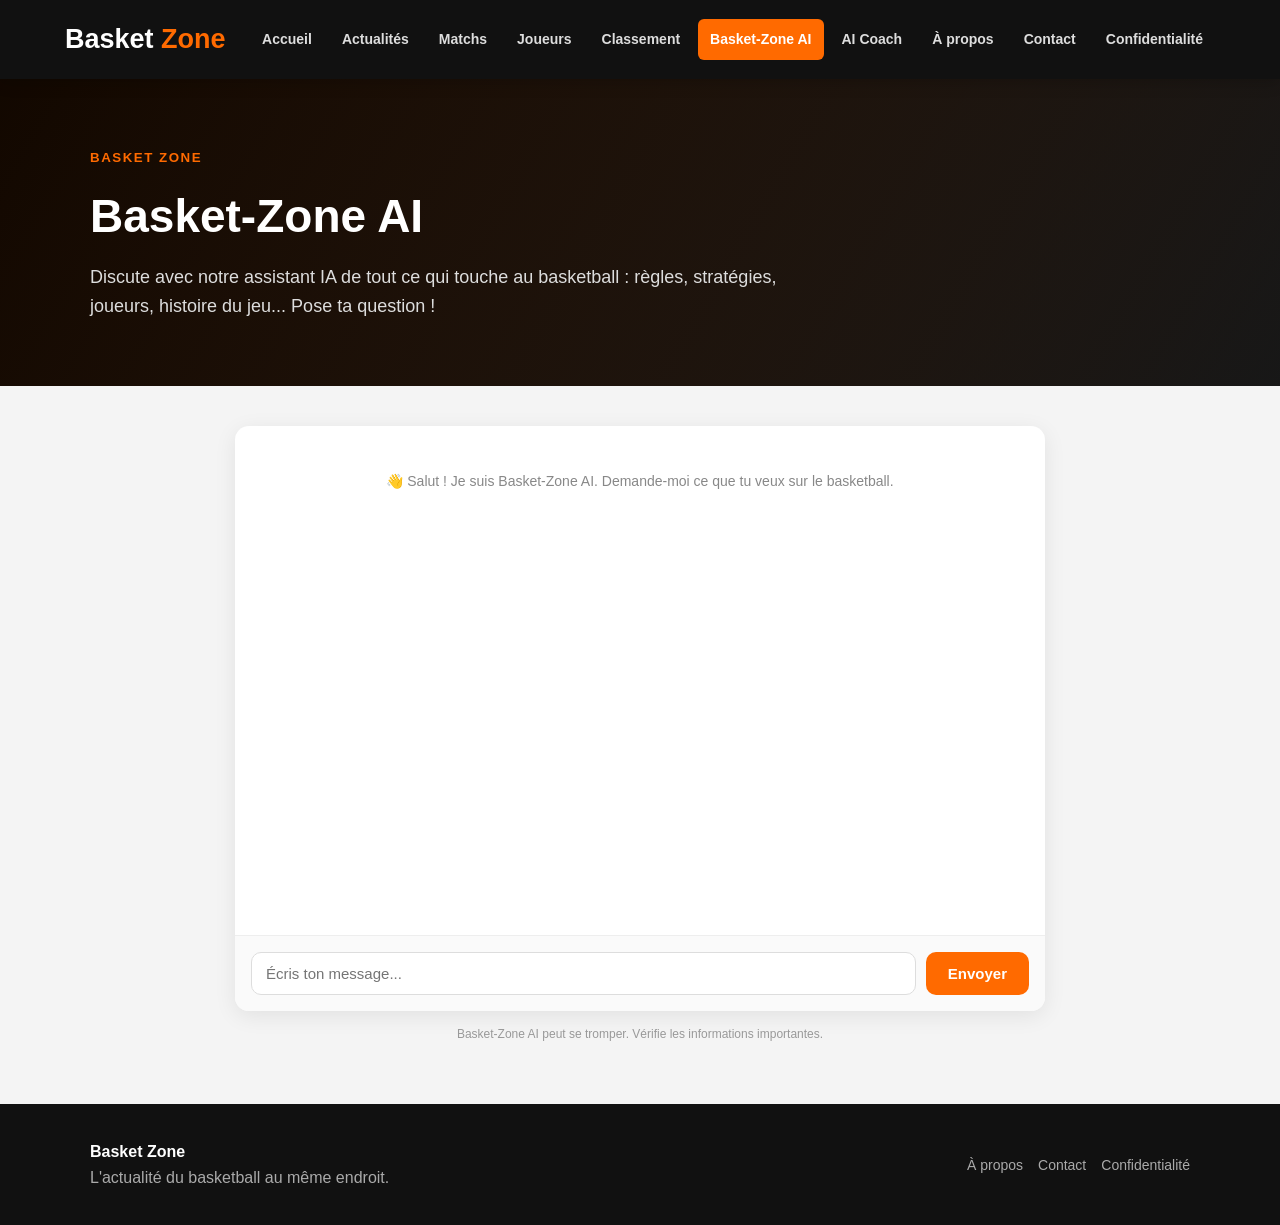
<file: basketzone-ai.html>
<!DOCTYPE html>
<html lang="fr">
<head>
    <meta charset="UTF-8">
    <meta name="viewport" content="width=device-width, initial-scale=1.0">

    <title>Basket-Zone AI - Basket Zone</title>

    <style>
        * {
            margin: 0;
            padding: 0;
            box-sizing: border-box;
        }

        body {
            font-family: Arial, Helvetica, sans-serif;
            background: #f4f4f4;
            color: #171717;
            line-height: 1.6;
        }

        header {
            background: #111;
            color: white;
            position: sticky;
            top: 0;
            z-index: 1000;
            box-shadow: 0 3px 15px rgba(0,0,0,0.2);
        }

        .topbar {
            max-width: 1200px;
            margin: auto;
            padding: 18px 25px;
            display: flex;
            justify-content: space-between;
            align-items: center;
            gap: 20px;
        }

        .logo {
            font-size: 27px;
            font-weight: 900;
            color: white;
            text-decoration: none;
        }

        .logo span {
            color: #ff6a00;
        }

        nav {
            display: flex;
            flex-wrap: wrap;
            justify-content: center;
            gap: 6px;
        }

        nav a {
            color: #ddd;
            text-decoration: none;
            padding: 9px 12px;
            border-radius: 6px;
            font-size: 14px;
            font-weight: 700;
            transition: 0.2s;
        }

        nav a:hover,
        nav a.active {
            background: #ff6a00;
            color: white;
        }

        .hero {
            background:
                linear-gradient(120deg, rgba(0,0,0,0.93), rgba(25,25,25,0.78)),
                linear-gradient(120deg, #ff6a00, #111);
            color: white;
            padding: 65px 20px;
        }

        .hero-content {
            max-width: 1100px;
            margin: auto;
        }

        .hero small {
            color: #ff6a00;
            font-weight: 800;
            text-transform: uppercase;
            letter-spacing: 1.5px;
        }

        .hero h1 {
            font-size: 46px;
            margin: 10px 0;
        }

        .hero p {
            max-width: 720px;
            color: #ddd;
            font-size: 18px;
        }

        .container {
            max-width: 850px;
            margin: 40px auto;
            padding: 0 20px;
        }

        .chat-card {
            background: white;
            border-radius: 14px;
            box-shadow: 0 5px 22px rgba(0,0,0,0.08);
            display: flex;
            flex-direction: column;
            height: 65vh;
            min-height: 420px;
            overflow: hidden;
        }

        .chat-messages {
            flex: 1;
            overflow-y: auto;
            padding: 24px;
            display: flex;
            flex-direction: column;
            gap: 14px;
        }

        .chat-messages::-webkit-scrollbar {
            width: 8px;
        }

        .chat-messages::-webkit-scrollbar-thumb {
            background: #ddd;
            border-radius: 8px;
        }

        .msg {
            max-width: 78%;
            padding: 12px 16px;
            border-radius: 14px;
            font-size: 15px;
            white-space: pre-wrap;
            word-wrap: break-word;
        }

        .msg.user {
            align-self: flex-end;
            background: #ff6a00;
            color: white;
            border-bottom-right-radius: 4px;
        }

        .msg.assistant {
            align-self: flex-start;
            background: #f1f1f1;
            color: #171717;
            border-bottom-left-radius: 4px;
        }

        .msg.error {
            align-self: center;
            background: #fdecea;
            color: #b3261e;
            font-size: 13px;
        }

        .msg.thinking {
            align-self: flex-start;
            background: #f1f1f1;
            color: #888;
            font-style: italic;
        }

        .chat-welcome {
            text-align: center;
            color: #888;
            font-size: 14px;
            padding: 20px 10px;
        }

        .chat-input-row {
            display: flex;
            gap: 10px;
            padding: 16px;
            border-top: 1px solid #eee;
            background: #fafafa;
        }

        .chat-input-row textarea {
            flex: 1;
            resize: none;
            border: 1px solid #ddd;
            border-radius: 10px;
            padding: 12px 14px;
            font-family: inherit;
            font-size: 15px;
            max-height: 120px;
        }

        .chat-input-row textarea:focus {
            outline: none;
            border-color: #ff6a00;
        }

        .chat-input-row button {
            background: #ff6a00;
            color: white;
            border: none;
            border-radius: 10px;
            padding: 0 22px;
            font-weight: 800;
            font-size: 15px;
            cursor: pointer;
            transition: 0.2s;
        }

        .chat-input-row button:hover {
            background: #e85e00;
        }

        .chat-input-row button:disabled {
            background: #ccc;
            cursor: not-allowed;
        }

        .chat-note {
            text-align: center;
            color: #999;
            font-size: 12px;
            margin-top: 14px;
        }

        footer {
            background: #111;
            color: #aaa;
            margin-top: 60px;
            padding: 35px 20px;
        }

        .footer-content {
            max-width: 1100px;
            margin: auto;
            display: flex;
            justify-content: space-between;
            align-items: center;
            gap: 20px;
        }

        .footer-content strong {
            color: white;
        }

        .footer-links {
            display: flex;
            flex-wrap: wrap;
            gap: 15px;
        }

        .footer-links a {
            color: #aaa;
            text-decoration: none;
            font-size: 14px;
        }

        .footer-links a:hover {
            color: #ff6a00;
        }

        @media (max-width: 850px) {
            .topbar {
                flex-direction: column;
            }

            nav {
                width: 100%;
            }

            .hero h1 {
                font-size: 36px;
            }

            .footer-content {
                flex-direction: column;
                text-align: center;
            }
        }

        @media (max-width: 500px) {
            nav a {
                font-size: 13px;
                padding: 8px 9px;
            }

            .hero {
                padding: 45px 20px;
            }

            .hero h1 {
                font-size: 30px;
            }

            .msg {
                max-width: 90%;
            }
        }
    </style>
</head>

<body>

<header>
    <div class="topbar">

        <a href="index.html" class="logo">
            Basket <span>Zone</span>
        </a>

        <nav>
            <a href="index.html">Accueil</a>
            <a href="actualites.html">Actualités</a>
            <a href="matchs.html">Matchs</a>
            <a href="joueurs.html">Joueurs</a>
            <a href="classement.html">Classement</a>
            <a href="basketzone-ai.html" class="active">Basket-Zone AI</a>
            <a href="assistant.html">AI Coach</a>
            <a href="apropos.html">À propos</a>
            <a href="contact.html">Contact</a>
            <a href="confidentialite.html">Confidentialité</a>
        </nav>

    </div>
</header>

<section class="hero">
    <div class="hero-content">
        <small>Basket Zone</small>

        <h1>Basket-Zone AI</h1>

        <p>
            Discute avec notre assistant IA de tout ce qui touche au
            basketball : règles, stratégies, joueurs, histoire du jeu...
            Pose ta question !
        </p>
    </div>
</section>

<main class="container">

    <div class="chat-card">
        <div class="chat-messages" id="chatMessages">
            <div class="chat-welcome" id="chatWelcome">
                👋 Salut ! Je suis Basket-Zone AI. Demande-moi ce que tu
                veux sur le basketball.
            </div>
        </div>

        <div class="chat-input-row">
            <textarea
                id="chatInput"
                rows="1"
                placeholder="Écris ton message..."
            ></textarea>
            <button id="chatSendBtn" onclick="sendChatMessage()">Envoyer</button>
        </div>
    </div>

    <p class="chat-note">
        Basket-Zone AI peut se tromper. Vérifie les informations importantes.
    </p>

</main>

<footer>
    <div class="footer-content">

        <div>
            <strong>Basket Zone</strong><br>
            <span>L'actualité du basketball au même endroit.</span>
        </div>

        <div class="footer-links">
            <a href="apropos.html">À propos</a>
            <a href="contact.html">Contact</a>
            <a href="confidentialite.html">Confidentialité</a>
        </div>

    </div>
</footer>

<script src="supabase/supabase-config.js"></script>
<script>
    const chatMessages = document.getElementById("chatMessages");
    const chatWelcome = document.getElementById("chatWelcome");
    const chatInput = document.getElementById("chatInput");
    const chatSendBtn = document.getElementById("chatSendBtn");

    // Historique envoyé au serveur pour donner du contexte à l'IA
    // (le serveur ne garde lui-même aucune mémoire entre les requêtes).
    let chatHistory = [];

    function addMessage(role, text) {
        if (chatWelcome) chatWelcome.remove();
        const div = document.createElement("div");
        div.className = "msg " + role;
        div.textContent = text;
        chatMessages.appendChild(div);
        chatMessages.scrollTop = chatMessages.scrollHeight;
        return div;
    }

    async function sendChatMessage() {
        const text = chatInput.value.trim();
        if (!text) return;

        addMessage("user", text);
        chatInput.value = "";
        chatInput.style.height = "auto";
        chatSendBtn.disabled = true;

        const thinkingEl = addMessage("thinking", "Basket-Zone AI réfléchit...");

        const result = await BasketZoneAPI.chat(text, chatHistory);

        thinkingEl.remove();
        chatSendBtn.disabled = false;

        if (result.error) {
            addMessage("error", result.error);
            return;
        }

        addMessage("assistant", result.reply);

        chatHistory.push({ role: "user", content: text });
        chatHistory.push({ role: "assistant", content: result.reply });

        // On garde un historique raisonnable côté navigateur
        if (chatHistory.length > 20) {
            chatHistory = chatHistory.slice(-20);
        }
    }

    chatInput.addEventListener("keydown", function(event) {
        if (event.key === "Enter" && !event.shiftKey) {
            event.preventDefault();
            sendChatMessage();
        }
    });

    chatInput.addEventListener("input", function() {
        chatInput.style.height = "auto";
        chatInput.style.height = Math.min(chatInput.scrollHeight, 120) + "px";
    });
</script>

</body>
</html>
</file>
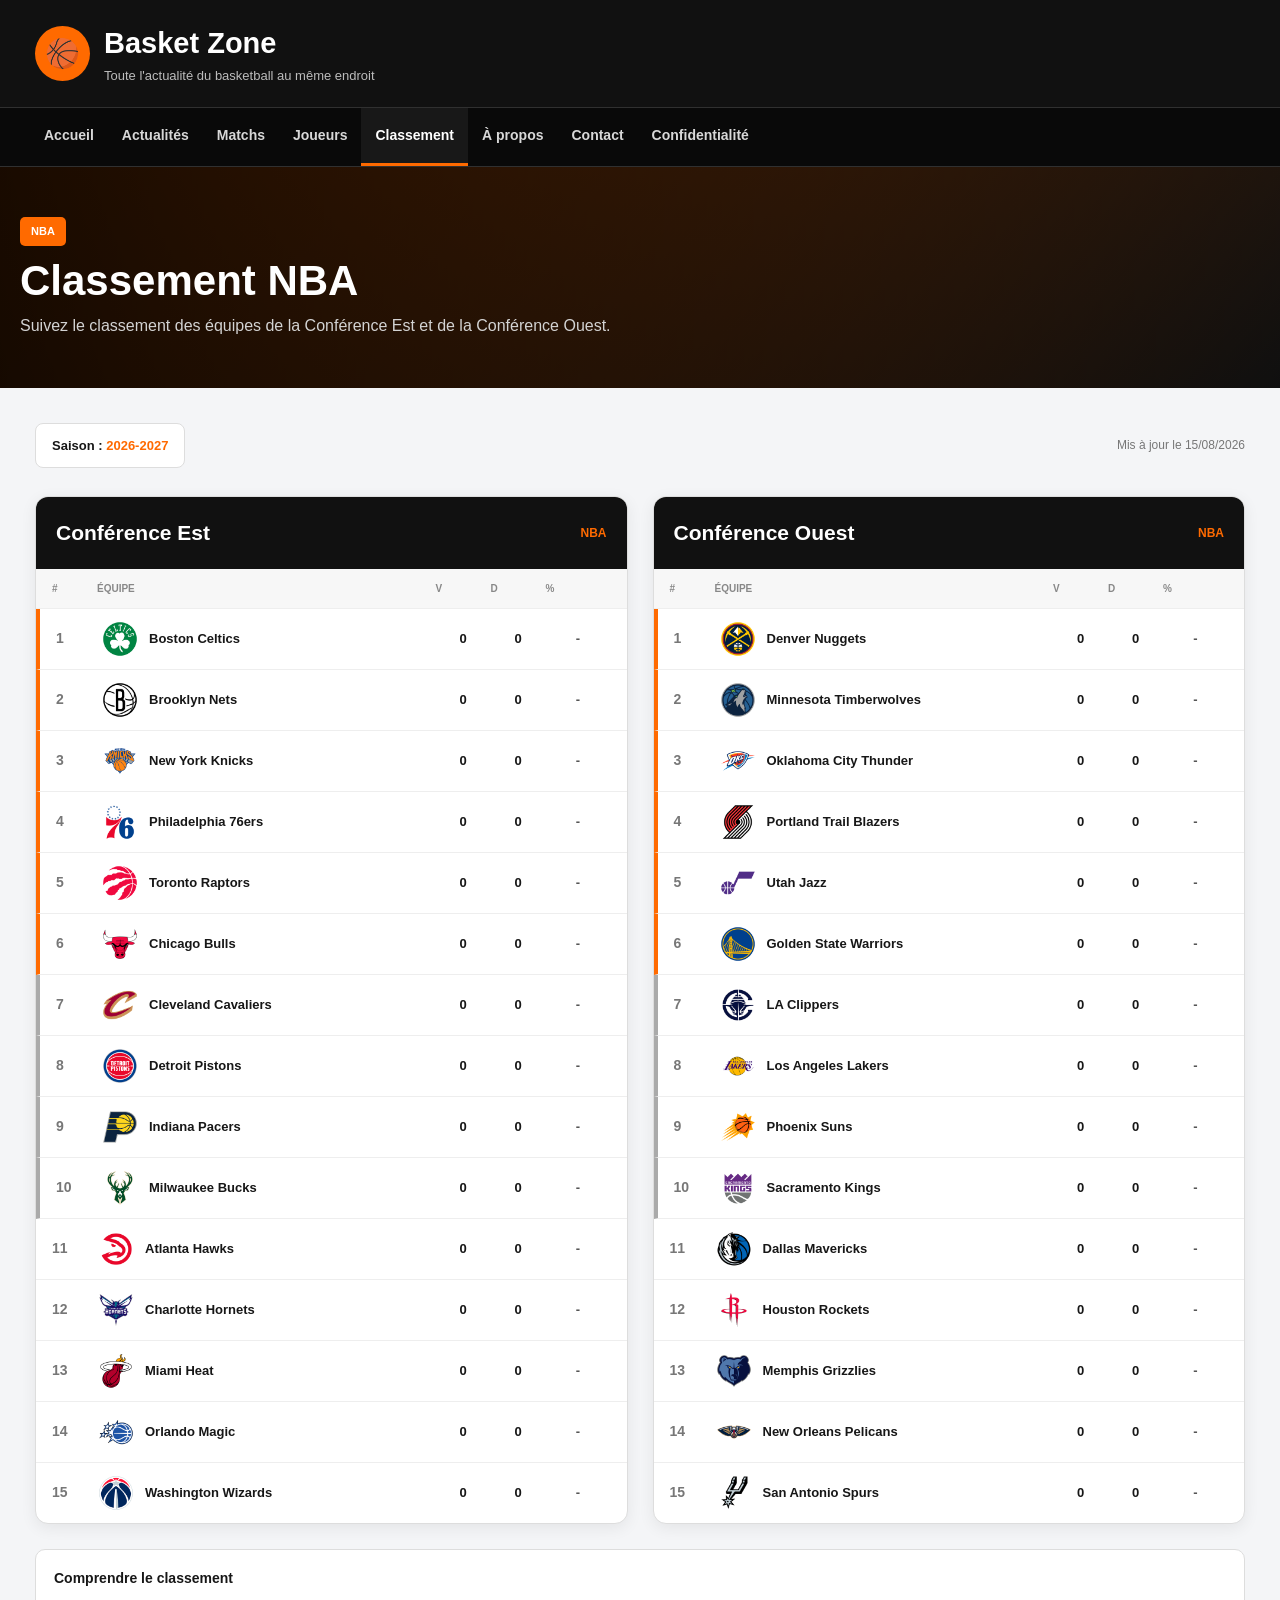
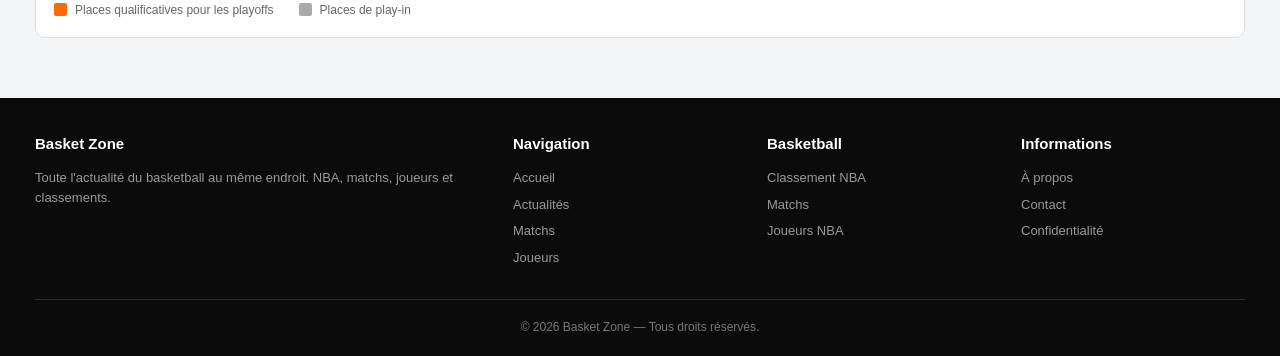
<file: classement.html>
<!DOCTYPE html>
<html lang="fr">
<head>
    <meta charset="UTF-8">
    <meta name="viewport" content="width=device-width, initial-scale=1.0">

    <title>Classement NBA | Basket Zone</title>

    <meta
        name="description"
        content="Classement NBA Est et Ouest sur Basket Zone."
    >

    <style>

        * {
            margin: 0;
            padding: 0;
            box-sizing: border-box;
        }

        body {
            font-family: Arial, Helvetica, sans-serif;
            background: #f4f5f7;
            color: #171717;
            line-height: 1.5;
        }

        a {
            text-decoration: none;
            color: inherit;
        }

        /* =========================
           HEADER
        ========================= */

        header {
            background: #111;
            color: white;
        }

        .top-bar {
            max-width: 1250px;
            margin: auto;
            padding: 22px 20px;
            display: flex;
            align-items: center;
        }

        .logo-area {
            display: flex;
            align-items: center;
            gap: 14px;
        }

        .logo-basket {
            width: 55px;
            height: 55px;
            border-radius: 50%;
            background: #ff6a00;
            display: flex;
            align-items: center;
            justify-content: center;
            font-size: 28px;
        }

        .logo-text h1 {
            font-size: 29px;
            font-weight: 800;
        }

        .logo-text p {
            color: #bcbcbc;
            font-size: 13px;
        }

        /* =========================
           NAVIGATION
        ========================= */

        nav {
            background: #090909;
            border-top: 1px solid #303030;
            border-bottom: 1px solid #303030;
        }

        .nav-container {
            max-width: 1250px;
            margin: auto;
            display: flex;
            padding: 0 15px;
            overflow-x: auto;
        }

        nav a {
            color: #d8d8d8;
            padding: 17px 14px;
            font-size: 14px;
            font-weight: 700;
            white-space: nowrap;
            border-bottom: 3px solid transparent;
        }

        nav a:hover {
            color: white;
            background: #1d1d1d;
            border-bottom-color: #ff6a00;
        }

        nav a.active {
            color: white;
            background: #181818;
            border-bottom-color: #ff6a00;
        }

        /* =========================
           PAGE HEADER
        ========================= */

        .page-header {
            background:
                linear-gradient(
                    90deg,
                    rgba(0,0,0,0.9),
                    rgba(0,0,0,0.55)
                ),
                linear-gradient(
                    135deg,
                    #ff6a00,
                    #222
                );

            color: white;
            padding: 50px 20px;
        }

        .page-header-content {
            max-width: 1250px;
            margin: auto;
        }

        .page-label {
            display: inline-block;
            background: #ff6a00;
            padding: 6px 11px;
            border-radius: 5px;
            font-size: 11px;
            font-weight: 800;
            text-transform: uppercase;
            margin-bottom: 12px;
        }

        .page-header h2 {
            font-size: 42px;
            line-height: 1.1;
            margin-bottom: 10px;
        }

        .page-header p {
            color: #d3d3d3;
            max-width: 700px;
        }

        /* =========================
           MAIN
        ========================= */

        main {
            max-width: 1250px;
            margin: auto;
            padding: 35px 20px 60px;
        }

        /* =========================
           TOP INFO
        ========================= */

        .top-info {
            display: flex;
            justify-content: space-between;
            align-items: center;
            gap: 20px;
            flex-wrap: wrap;
            margin-bottom: 28px;
        }

        .season-box {
            background: white;
            border: 1px solid #ddd;
            border-radius: 8px;
            padding: 12px 16px;
            font-size: 13px;
            font-weight: 700;
        }

        .season-box span {
            color: #ff6a00;
        }

        .updated {
            color: #777;
            font-size: 12px;
        }

        /* =========================
           CONFÉRENCES
        ========================= */

        .standings-grid {
            display: grid;
            grid-template-columns: 1fr 1fr;
            gap: 25px;
        }

        .conference {
            background: white;
            border-radius: 13px;
            overflow: hidden;
            border: 1px solid #ddd;
            box-shadow: 0 4px 16px rgba(0,0,0,0.07);
        }

        .conference-header {
            background: #111;
            color: white;
            padding: 20px;
            display: flex;
            align-items: center;
            justify-content: space-between;
        }

        .conference-header h2 {
            font-size: 21px;
        }

        .conference-header span {
            color: #ff6a00;
            font-size: 12px;
            font-weight: 800;
            text-transform: uppercase;
        }

        /* =========================
           TABLEAU
        ========================= */

        .table-head {
            display: grid;
            grid-template-columns: 45px 1fr 55px 55px 65px;
            padding: 12px 16px;
            background: #f7f7f7;
            color: #888;
            font-size: 10px;
            font-weight: 800;
            text-transform: uppercase;
            border-bottom: 1px solid #eee;
        }

        .team-row {
            display: grid;
            grid-template-columns: 45px 1fr 55px 55px 65px;
            align-items: center;
            padding: 11px 16px;
            border-bottom: 1px solid #eee;
            transition: 0.15s;
        }

        .team-row:last-child {
            border-bottom: none;
        }

        .team-row:hover {
            background: #fafafa;
        }

        .rank {
            font-weight: 900;
            color: #777;
            font-size: 14px;
        }

        .team-cell {
            display: flex;
            align-items: center;
            gap: 10px;
            min-width: 0;
        }

        .team-logo {
            width: 38px;
            height: 38px;
            object-fit: contain;
            flex-shrink: 0;
        }

        .team-name {
            font-size: 13px;
            font-weight: 800;
            line-height: 1.2;
        }

        .wins,
        .losses,
        .percentage {
            text-align: center;
            font-size: 13px;
            font-weight: 700;
        }

        .percentage {
            color: #555;
        }

        /* =========================
           PLAYOFFS
        ========================= */

        .playoff-zone {
            border-left: 4px solid #ff6a00;
        }

        .playin-zone {
            border-left: 4px solid #aaa;
        }

        .zone-label {
            padding: 10px 16px;
            background: #fafafa;
            border-bottom: 1px solid #eee;
            color: #777;
            font-size: 10px;
            font-weight: 800;
            text-transform: uppercase;
        }

        /* =========================
           LÉGENDE
        ========================= */

        .legend {
            margin-top: 25px;
            background: white;
            border: 1px solid #ddd;
            border-radius: 10px;
            padding: 18px;
        }

        .legend h3 {
            font-size: 14px;
            margin-bottom: 12px;
        }

        .legend-items {
            display: flex;
            gap: 25px;
            flex-wrap: wrap;
        }

        .legend-item {
            display: flex;
            align-items: center;
            gap: 8px;
            color: #666;
            font-size: 12px;
        }

        .legend-square {
            width: 13px;
            height: 13px;
            background: #ff6a00;
            border-radius: 2px;
        }

        .legend-square.gray {
            background: #aaa;
        }

        /* =========================
           CHARGEMENT
        ========================= */

        .loading {
            background: white;
            border-radius: 10px;
            padding: 30px;
            text-align: center;
            color: #777;
        }

        /* =========================
           FOOTER
        ========================= */

        footer {
            background: #0b0b0b;
            color: white;
        }

        .footer-container {
            max-width: 1250px;
            margin: auto;
            padding: 35px 20px 20px;
        }

        .footer-grid {
            display: grid;
            grid-template-columns: 2fr 1fr 1fr 1fr;
            gap: 30px;
            padding-bottom: 25px;
        }

        .footer-column h3 {
            font-size: 15px;
            margin-bottom: 13px;
        }

        .footer-column p,
        .footer-column a {
            color: #999;
            font-size: 13px;
        }

        .footer-column a {
            display: block;
            margin-bottom: 7px;
        }

        .footer-column a:hover {
            color: #ff6a00;
        }

        .footer-bottom {
            border-top: 1px solid #292929;
            padding-top: 18px;
            text-align: center;
            color: #777;
            font-size: 12px;
        }

        /* =========================
           MOBILE
        ========================= */

        @media (max-width: 900px) {

            .standings-grid {
                grid-template-columns: 1fr;
            }

            .footer-grid {
                grid-template-columns: 1fr 1fr;
            }

        }

        @media (max-width: 600px) {

            .top-bar {
                padding: 16px;
            }

            .logo-basket {
                width: 45px;
                height: 45px;
                font-size: 23px;
            }

            .logo-text h1 {
                font-size: 23px;
            }

            nav a {
                padding: 14px 11px;
                font-size: 12px;
            }

            .page-header {
                padding: 40px 20px;
            }

            .page-header h2 {
                font-size: 30px;
            }

            main {
                padding: 25px 10px 45px;
            }

            .conference-header {
                padding: 17px 13px;
            }

            .table-head,
            .team-row {
                grid-template-columns: 35px 1fr 38px 38px 48px;
                padding-left: 9px;
                padding-right: 9px;
            }

            .team-logo {
                width: 32px;
                height: 32px;
            }

            .team-cell {
                gap: 6px;
            }

            .team-name {
                font-size: 11px;
            }

            .wins,
            .losses,
            .percentage {
                font-size: 11px;
            }

            .footer-grid {
                grid-template-columns: 1fr;
            }

        }

    </style>
</head>

<body>

<!-- =========================
     HEADER
========================= -->

<header>

    <div class="top-bar">

        <a href="index.html" class="logo-area">

            <div class="logo-basket">
                🏀
            </div>

            <div class="logo-text">

                <h1>Basket Zone</h1>

                <p>
                    Toute l'actualité du basketball au même endroit
                </p>

            </div>

        </a>

    </div>


    <nav>

        <div class="nav-container">

            <a href="index.html">
                Accueil
            </a>

            <a href="actualites.html">
                Actualités
            </a>

            <a href="matchs.html">
                Matchs
            </a>

            <a href="joueurs.html">
                Joueurs
            </a>

            <a
                href="classement.html"
                class="active"
            >
                Classement
            </a>

            <a href="apropos.html">
                À propos
            </a>

            <a href="contact.html">
                Contact
            </a>

            <a href="confidentialite.html">
                Confidentialité
            </a>

        </div>

    </nav>

</header>


<!-- =========================
     PAGE HEADER
========================= -->

<section class="page-header">

    <div class="page-header-content">

        <span class="page-label">
            NBA
        </span>

        <h2>
            Classement NBA
        </h2>

        <p>
            Suivez le classement des équipes de la Conférence Est
            et de la Conférence Ouest.
        </p>

    </div>

</section>


<!-- =========================
     MAIN
========================= -->

<main>

    <div class="top-info">

        <div class="season-box">
            Saison :
            <span id="season">
                2026-2027
            </span>
        </div>

        <div
            class="updated"
            id="updated"
        >
            Données du classement
        </div>

    </div>


    <div
        class="standings-grid"
        id="standingsContainer"
    >

        <div class="loading">
            Chargement du classement...
        </div>

    </div>


    <div class="legend">

        <h3>
            Comprendre le classement
        </h3>

        <div class="legend-items">

            <div class="legend-item">

                <span class="legend-square"></span>

                <span>
                    Places qualificatives pour les playoffs
                </span>

            </div>

            <div class="legend-item">

                <span class="legend-square gray"></span>

                <span>
                    Places de play-in
                </span>

            </div>

        </div>

    </div>

</main>


<!-- =========================
     FOOTER
========================= -->

<footer>

    <div class="footer-container">

        <div class="footer-grid">

            <div class="footer-column">

                <h3>
                    Basket Zone
                </h3>

                <p>
                    Toute l'actualité du basketball au même endroit.
                    NBA, matchs, joueurs et classements.
                </p>

            </div>


            <div class="footer-column">

                <h3>
                    Navigation
                </h3>

                <a href="index.html">
                    Accueil
                </a>

                <a href="actualites.html">
                    Actualités
                </a>

                <a href="matchs.html">
                    Matchs
                </a>

                <a href="joueurs.html">
                    Joueurs
                </a>

            </div>


            <div class="footer-column">

                <h3>
                    Basketball
                </h3>

                <a href="classement.html">
                    Classement NBA
                </a>

                <a href="matchs.html">
                    Matchs
                </a>

                <a href="joueurs.html">
                    Joueurs NBA
                </a>

            </div>


            <div class="footer-column">

                <h3>
                    Informations
                </h3>

                <a href="apropos.html">
                    À propos
                </a>

                <a href="contact.html">
                    Contact
                </a>

                <a href="confidentialite.html">
                    Confidentialité
                </a>

            </div>

        </div>


        <div class="footer-bottom">

            © 2026 Basket Zone — Tous droits réservés.

        </div>

    </div>

</footer>


<!-- =========================
     JAVASCRIPT
========================= -->

<script>

    /* =========================
       LOGOS NBA
    ========================= */

    const teamLogos = {

        "Boston Celtics":
            "photos/boston-celtics_big_square.png",

        "Brooklyn Nets":
            "photos/brooklyn-nets_big_square.png",

        "New York Knicks":
            "photos/new-york-knicks_big_square.png",

        "Philadelphia 76ers":
            "photos/philadelphia-76ers_big_square.png",

        "Toronto Raptors":
            "photos/toronto-raptors_big_square.png",

        "Chicago Bulls":
            "photos/chicago-bulls_big_square.png",

        "Cleveland Cavaliers":
            "photos/cleveland-cavaliers_big_square.png",

        "Detroit Pistons":
            "photos/detroit-pistons_big_square.png",

        "Indiana Pacers":
            "photos/indiana-pacers_big_square.png",

        "Milwaukee Bucks":
            "photos/milwaukee-bucks_big_square.png",

        "Atlanta Hawks":
            "photos/atlanta-hawks_big_square.png",

        "Charlotte Hornets":
            "photos/charlotte-hornets_big_square.png",

        "Miami Heat":
            "photos/miami-heat_big_square.png",

        "Orlando Magic":
            "photos/orlando-magic_big_square.png",

        "Washington Wizards":
            "photos/washington-wizards_big_square.png",

        "Denver Nuggets":
            "photos/denver-nuggets_big_square.png",

        "Minnesota Timberwolves":
            "photos/minnesota-timberwolves_big_square.png",

        "Oklahoma City Thunder":
            "photos/oklahoma-city-thunder_big_square.png",

        "Portland Trail Blazers":
            "photos/portland-trail-blazers_big_square.png",

        "Utah Jazz":
            "photos/utah-jazz_big_square.png",

        "Golden State Warriors":
            "photos/golden-state-warriors_big_square.png",

        "LA Clippers":
            "photos/la-clippers_big_square.png",

        "Los Angeles Lakers":
            "photos/los-angeles-lakers_big_square.png",

        "Phoenix Suns":
            "photos/phoenix-suns_big_square.png",

        "Sacramento Kings":
            "photos/sacramento-kings_big_square.png",

        "Dallas Mavericks":
            "photos/dallas-mavericks_big_square.png",

        "Houston Rockets":
            "photos/houston-rockets_big_square.png",

        "Memphis Grizzlies":
            "photos/memphis-grizzlies_big_square.png",

        "New Orleans Pelicans":
            "photos/new-orleans-pelicans_big_square.png",

        "San Antonio Spurs":
            "photos/san-antonio-spurs_big_square.png"

    };


    /* =========================
       CHARGER LE CLASSEMENT
    ========================= */

    async function loadStandings() {

        const container =
            document.getElementById(
                "standingsContainer"
            );


        try {

            const response =
                await fetch(
                    "standings.json?t=" + Date.now(),
                    {
                        cache: "no-store"
                    }
                );


            if (!response.ok) {
                throw new Error(
                    "standings.json introuvable"
                );
            }


            const data =
                await response.json();


            document.getElementById(
                "season"
            ).textContent =
                data.season || "2026-2027";


            if (data.updated) {

                const date =
                    new Date(data.updated);


                if (!isNaN(date)) {

                    document.getElementById(
                        "updated"
                    ).textContent =
                        "Mis à jour le " +
                        date.toLocaleDateString(
                            "fr-FR"
                        );

                }

            }


            container.innerHTML = "";


            createConference(
                "Conférence Est",
                data.east || [],
                container
            );


            createConference(
                "Conférence Ouest",
                data.west || [],
                container
            );


        } catch (error) {

            console.error(error);


            container.innerHTML = `

                <div
                    class="loading"
                    style="grid-column:1/-1;"
                >

                    Impossible de charger le classement.

                    <br><br>

                    Vérifie que
                    <strong>standings.json</strong>
                    est bien présent dans ton dépôt.

                </div>

            `;

        }

    }


    /* =========================
       CRÉER UNE CONFÉRENCE
    ========================= */

    function createConference(
        name,
        teams,
        container
    ) {

        const conference =
            document.createElement("section");


        conference.className =
            "conference";


        conference.innerHTML = `

            <div class="conference-header">

                <h2>
                    ${name}
                </h2>

                <span>
                    NBA
                </span>

            </div>

            <div class="table-head">

                <span>
                    #
                </span>

                <span>
                    Équipe
                </span>

                <span>
                    V
                </span>

                <span>
                    D
                </span>

                <span>
                    %
                </span>

            </div>

        `;


        teams.forEach(
            (team, index) => {

                const rank =
                    Number(
                        team.rank ||
                        index + 1
                    );


                const row =
                    document.createElement(
                        "div"
                    );


                row.className =
                    "team-row";


                /*
                 * 1 à 6 :
                 * playoffs
                 *
                 * 7 à 10 :
                 * play-in
                 */

                if (rank <= 6) {

                    row.classList.add(
                        "playoff-zone"
                    );

                } else if (rank <= 10) {

                    row.classList.add(
                        "playin-zone"
                    );

                }


                const logo =
                    teamLogos[
                        team.team
                    ] ||
                    "";


                const wins =
                    team.wins ?? 0;


                const losses =
                    team.losses ?? 0;


                let percentage =
                    team.percentage;


                /*
                 * Si le pourcentage
                 * n'est pas fourni,
                 * on le calcule.
                 */

                if (
                    percentage === undefined ||
                    percentage === null ||
                    percentage === "-"
                ) {

                    const total =
                        Number(wins) +
                        Number(losses);


                    if (total > 0) {

                        percentage =
                            (
                                Number(wins) /
                                total
                            ).toFixed(3);

                    } else {

                        percentage = "-";

                    }

                }


                row.innerHTML = `

                    <div class="rank">
                        ${rank}
                    </div>


                    <div class="team-cell">

                        ${
                            logo
                            ? `
                                <img
                                    src="${logo}"
                                    alt="${team.team}"
                                    class="team-logo"
                                >
                              `
                            : `
                                <div
                                    class="team-logo"
                                    style="
                                        background:#eee;
                                        border-radius:50%;
                                    "
                                ></div>
                              `
                        }

                        <span class="team-name">
                            ${team.team}
                        </span>

                    </div>


                    <div class="wins">
                        ${wins}
                    </div>


                    <div class="losses">
                        ${losses}
                    </div>


                    <div class="percentage">
                        ${percentage}
                    </div>

                `;


                conference.appendChild(row);

            }
        );


        container.appendChild(
            conference
        );

    }


    loadStandings();

</script>

</body>
</html>
</file>
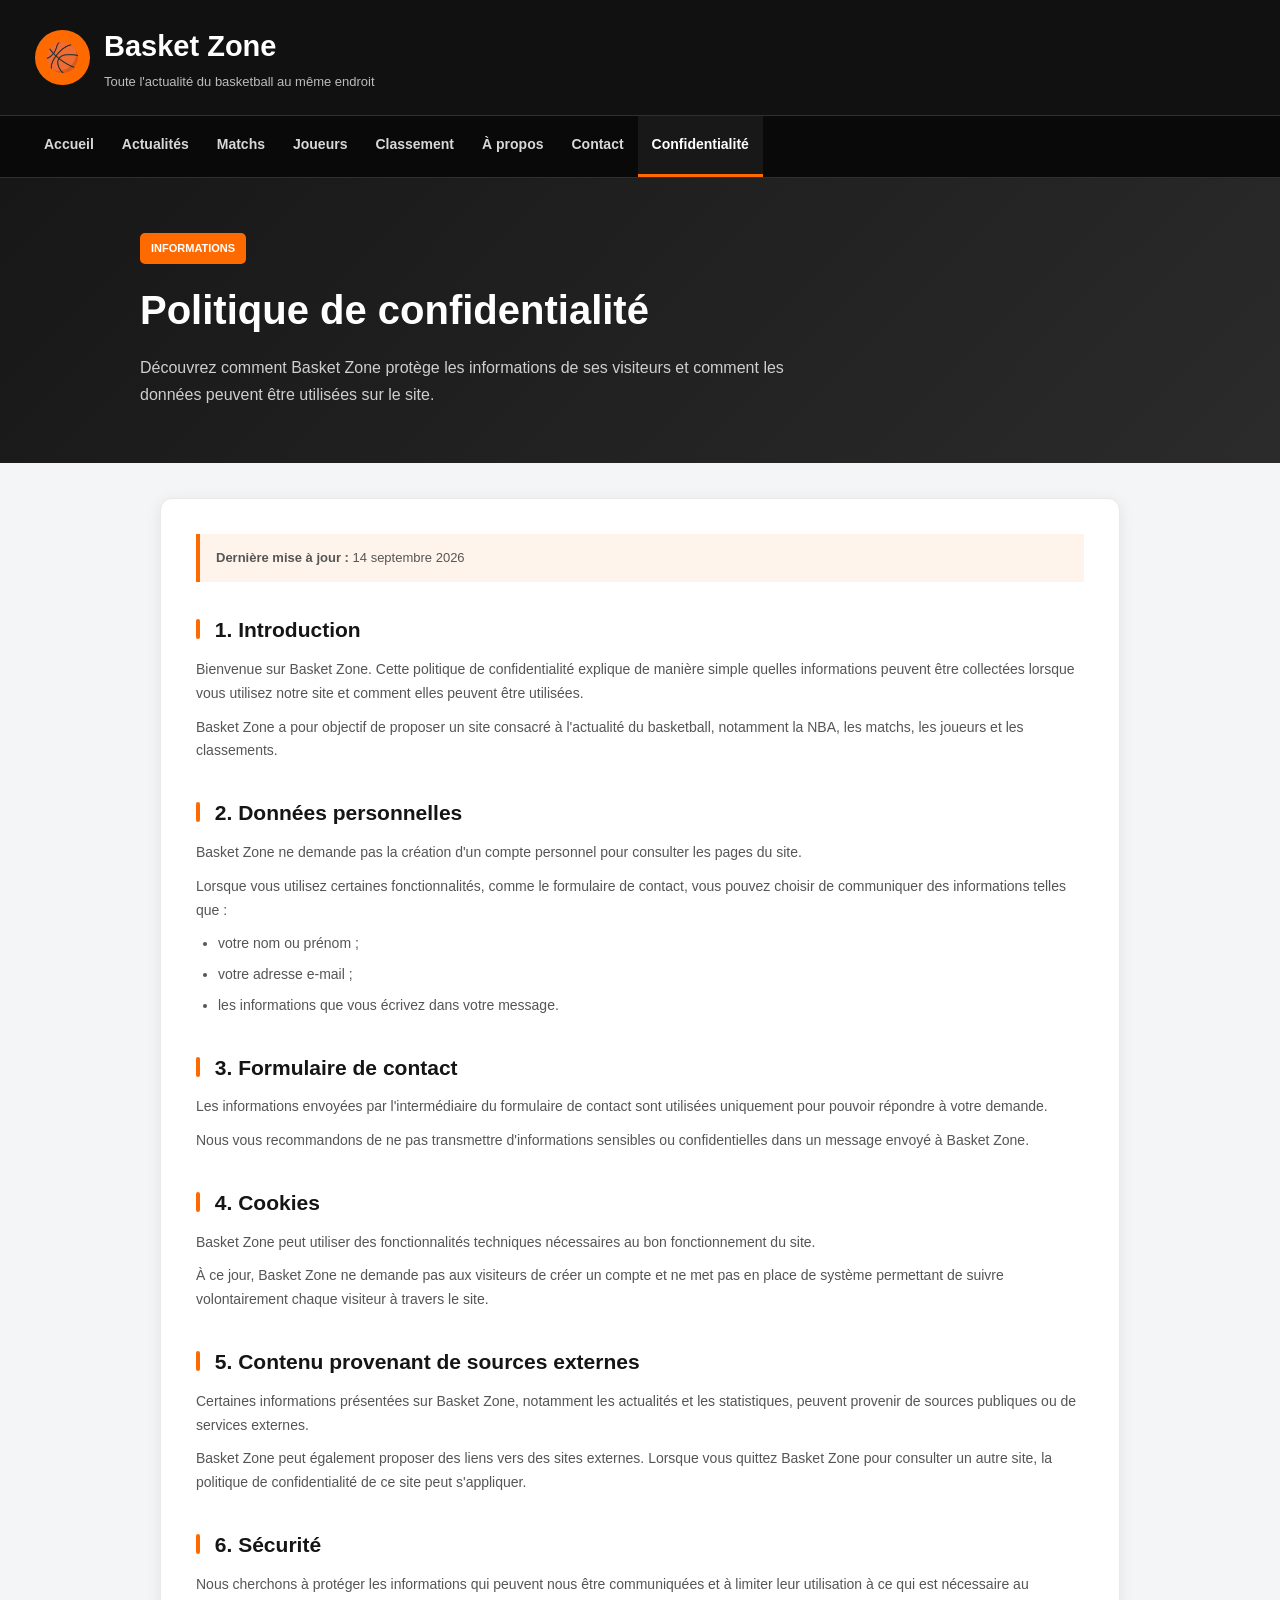
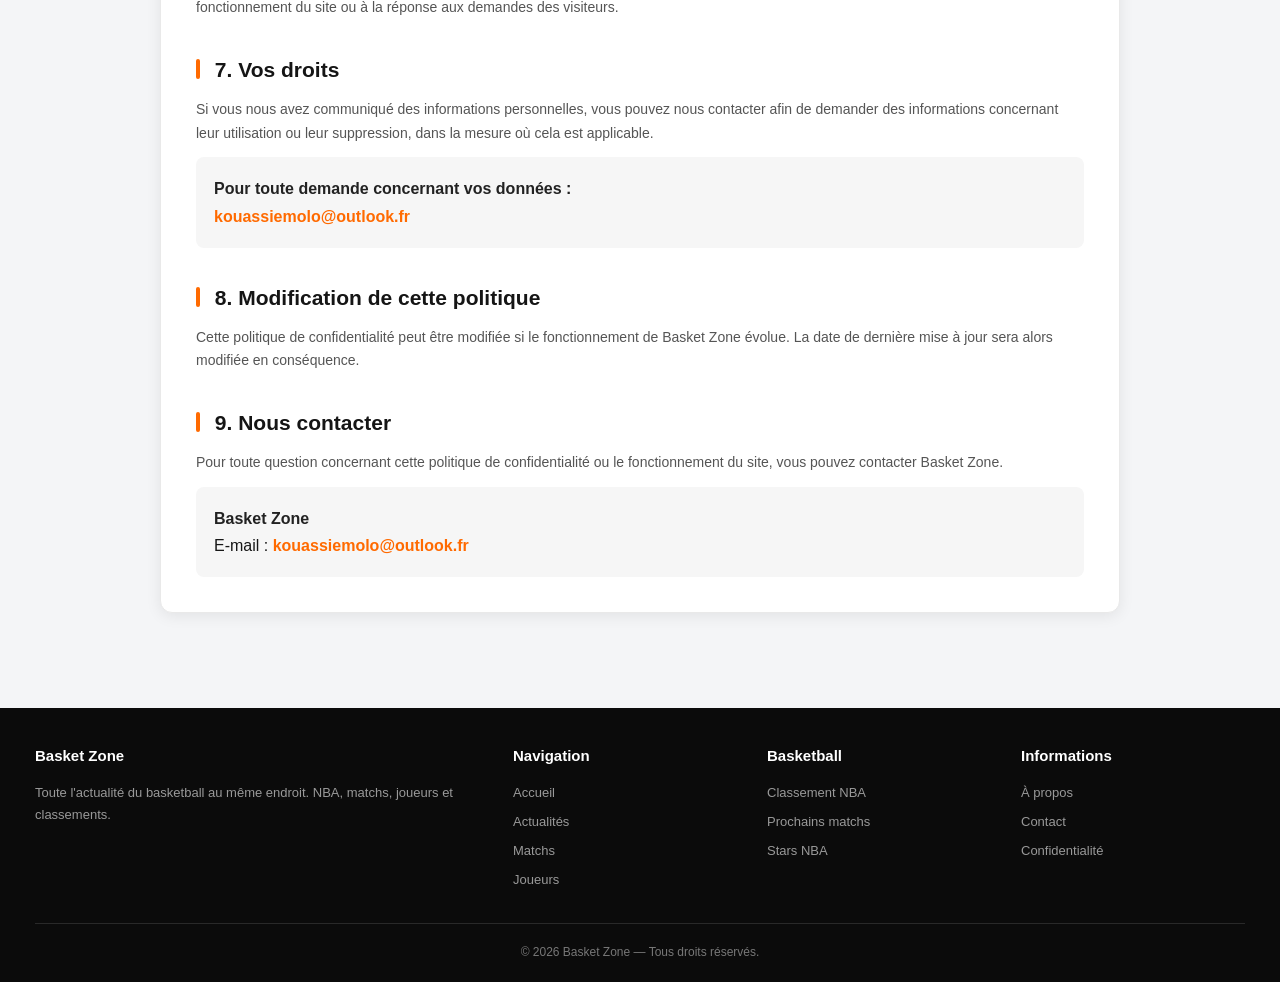
<file: confidentialite.html>
<!DOCTYPE html>
<html lang="fr">
<head>
    <meta charset="UTF-8">
    <meta name="viewport" content="width=device-width, initial-scale=1.0">

    <title>Confidentialité | Basket Zone</title>

    <meta
        name="description"
        content="Politique de confidentialité de Basket Zone."
    >

    <style>
        * {
            margin: 0;
            padding: 0;
            box-sizing: border-box;
        }

        body {
            font-family: Arial, Helvetica, sans-serif;
            background: #f4f5f7;
            color: #171717;
            line-height: 1.7;
        }

        a {
            text-decoration: none;
            color: inherit;
        }

        /* =========================
           HEADER
        ========================= */

        header {
            background: #111;
            color: white;
        }

        .top-bar {
            max-width: 1250px;
            margin: auto;
            padding: 22px 20px;
        }

        .logo-area {
            display: flex;
            align-items: center;
            gap: 14px;
        }

        .logo-basket {
            width: 55px;
            height: 55px;
            border-radius: 50%;
            background: #ff6a00;
            display: flex;
            align-items: center;
            justify-content: center;
            font-size: 28px;
        }

        .logo-text h1 {
            font-size: 29px;
            font-weight: 800;
        }

        .logo-text p {
            color: #bcbcbc;
            font-size: 13px;
        }

        /* =========================
           NAVIGATION
        ========================= */

        nav {
            background: #090909;
            border-top: 1px solid #303030;
            border-bottom: 1px solid #303030;
        }

        .nav-container {
            max-width: 1250px;
            margin: auto;
            display: flex;
            align-items: center;
            padding: 0 15px;
            overflow-x: auto;
        }

        nav a {
            color: #d8d8d8;
            padding: 17px 14px;
            font-size: 14px;
            font-weight: 700;
            white-space: nowrap;
            border-bottom: 3px solid transparent;
            transition: 0.2s;
        }

        nav a:hover {
            color: white;
            background: #1d1d1d;
            border-bottom-color: #ff6a00;
        }

        nav a.active {
            color: white;
            background: #181818;
            border-bottom-color: #ff6a00;
        }

        /* =========================
           PAGE HEADER
        ========================= */

        .page-header {
            background: linear-gradient(135deg, #171717, #2b2b2b);
            color: white;
            padding: 55px 20px;
        }

        .page-header-content {
            max-width: 1000px;
            margin: auto;
        }

        .page-label {
            display: inline-block;
            background: #ff6a00;
            padding: 6px 11px;
            border-radius: 5px;
            font-size: 11px;
            font-weight: 800;
            text-transform: uppercase;
            margin-bottom: 12px;
        }

        .page-header h2 {
            font-size: 40px;
            margin-bottom: 10px;
        }

        .page-header p {
            color: #cfcfcf;
            max-width: 700px;
        }

        /* =========================
           CONTENU
        ========================= */

        main {
            max-width: 1000px;
            margin: 35px auto;
            padding: 0 20px 60px;
        }

        .privacy-card {
            background: white;
            border-radius: 12px;
            padding: 35px;
            box-shadow: 0 3px 15px rgba(0, 0, 0, 0.08);
            border: 1px solid #e9e9e9;
        }

        .update {
            background: #fff4ec;
            border-left: 4px solid #ff6a00;
            padding: 13px 16px;
            margin-bottom: 30px;
            font-size: 13px;
            color: #555;
        }

        .privacy-section {
            margin-bottom: 32px;
        }

        .privacy-section:last-child {
            margin-bottom: 0;
        }

        .privacy-section h3 {
            font-size: 21px;
            margin-bottom: 10px;
            color: #151515;
        }

        .privacy-section h3::before {
            content: "";
            display: inline-block;
            width: 4px;
            height: 20px;
            background: #ff6a00;
            margin-right: 9px;
            vertical-align: -2px;
            border-radius: 3px;
        }

        .privacy-section p {
            color: #555;
            font-size: 14px;
            margin-bottom: 10px;
        }

        .privacy-section ul {
            padding-left: 22px;
            color: #555;
            font-size: 14px;
        }

        .privacy-section li {
            margin-bottom: 7px;
        }

        .privacy-section strong {
            color: #222;
        }

        .contact-box {
            margin-top: 12px;
            background: #f6f6f6;
            border-radius: 8px;
            padding: 18px;
        }

        .contact-box a {
            color: #ff6a00;
            font-weight: 700;
        }

        /* =========================
           FOOTER
        ========================= */

        footer {
            background: #0b0b0b;
            color: white;
        }

        .footer-container {
            max-width: 1250px;
            margin: auto;
            padding: 35px 20px 20px;
        }

        .footer-grid {
            display: grid;
            grid-template-columns: 2fr 1fr 1fr 1fr;
            gap: 30px;
            padding-bottom: 25px;
        }

        .footer-column h3 {
            font-size: 15px;
            margin-bottom: 13px;
        }

        .footer-column p,
        .footer-column a {
            color: #999;
            font-size: 13px;
        }

        .footer-column a {
            display: block;
            margin-bottom: 7px;
        }

        .footer-column a:hover {
            color: #ff6a00;
        }

        .footer-bottom {
            border-top: 1px solid #292929;
            padding-top: 18px;
            text-align: center;
            color: #777;
            font-size: 12px;
        }

        /* =========================
           MOBILE
        ========================= */

        @media (max-width: 700px) {

            .top-bar {
                padding: 16px;
            }

            .logo-basket {
                width: 45px;
                height: 45px;
                font-size: 23px;
            }

            .logo-text h1 {
                font-size: 23px;
            }

            .nav-container {
                padding: 0 5px;
            }

            nav a {
                padding: 14px 11px;
                font-size: 12px;
            }

            .page-header {
                padding: 40px 20px;
            }

            .page-header h2 {
                font-size: 30px;
            }

            main {
                margin-top: 20px;
                padding: 0 14px 40px;
            }

            .privacy-card {
                padding: 23px;
            }

            .privacy-section h3 {
                font-size: 19px;
            }

            .footer-grid {
                grid-template-columns: 1fr;
            }
        }
    </style>
</head>

<body>

    <!-- =========================
         HEADER
    ========================= -->

    <header>

        <div class="top-bar">

            <a href="index.html" class="logo-area">

                <div class="logo-basket">
                    🏀
                </div>

                <div class="logo-text">

                    <h1>Basket Zone</h1>

                    <p>
                        Toute l'actualité du basketball au même endroit
                    </p>

                </div>

            </a>

        </div>

        <nav>

            <div class="nav-container">

                <a href="index.html">
                    Accueil
                </a>

                <a href="actualites.html">
                    Actualités
                </a>

                <a href="matchs.html">
                    Matchs
                </a>

                <a href="joueurs.html">
                    Joueurs
                </a>

                <a href="classement.html">
                    Classement
                </a>

                <a href="apropos.html">
                    À propos
                </a>

                <a href="contact.html">
                    Contact
                </a>

                <a
                    href="confidentialite.html"
                    class="active"
                >
                    Confidentialité
                </a>

            </div>

        </nav>

    </header>


    <!-- =========================
         TITRE
    ========================= -->

    <section class="page-header">

        <div class="page-header-content">

            <span class="page-label">
                Informations
            </span>

            <h2>
                Politique de confidentialité
            </h2>

            <p>
                Découvrez comment Basket Zone protège les informations
                de ses visiteurs et comment les données peuvent être
                utilisées sur le site.
            </p>

        </div>

    </section>


    <!-- =========================
         CONTENU
    ========================= -->

    <main>

        <div class="privacy-card">

            <div class="update">

                <strong>Dernière mise à jour :</strong>
                14 septembre 2026

            </div>


            <!-- INTRODUCTION -->

            <section class="privacy-section">

                <h3>
                    1. Introduction
                </h3>

                <p>
                    Bienvenue sur Basket Zone. Cette politique de
                    confidentialité explique de manière simple quelles
                    informations peuvent être collectées lorsque vous
                    utilisez notre site et comment elles peuvent être
                    utilisées.
                </p>

                <p>
                    Basket Zone a pour objectif de proposer un site
                    consacré à l'actualité du basketball, notamment
                    la NBA, les matchs, les joueurs et les classements.
                </p>

            </section>


            <!-- DONNÉES -->

            <section class="privacy-section">

                <h3>
                    2. Données personnelles
                </h3>

                <p>
                    Basket Zone ne demande pas la création d'un compte
                    personnel pour consulter les pages du site.
                </p>

                <p>
                    Lorsque vous utilisez certaines fonctionnalités,
                    comme le formulaire de contact, vous pouvez choisir
                    de communiquer des informations telles que :
                </p>

                <ul>

                    <li>
                        votre nom ou prénom ;
                    </li>

                    <li>
                        votre adresse e-mail ;
                    </li>

                    <li>
                        les informations que vous écrivez dans votre message.
                    </li>

                </ul>

            </section>


            <!-- CONTACT -->

            <section class="privacy-section">

                <h3>
                    3. Formulaire de contact
                </h3>

                <p>
                    Les informations envoyées par l'intermédiaire
                    du formulaire de contact sont utilisées uniquement
                    pour pouvoir répondre à votre demande.
                </p>

                <p>
                    Nous vous recommandons de ne pas transmettre
                    d'informations sensibles ou confidentielles
                    dans un message envoyé à Basket Zone.
                </p>

            </section>


            <!-- COOKIES -->

            <section class="privacy-section">

                <h3>
                    4. Cookies
                </h3>

                <p>
                    Basket Zone peut utiliser des fonctionnalités
                    techniques nécessaires au bon fonctionnement
                    du site.
                </p>

                <p>
                    À ce jour, Basket Zone ne demande pas aux visiteurs
                    de créer un compte et ne met pas en place de système
                    permettant de suivre volontairement chaque visiteur
                    à travers le site.
                </p>

            </section>


            <!-- ACTUALITÉS -->

            <section class="privacy-section">

                <h3>
                    5. Contenu provenant de sources externes
                </h3>

                <p>
                    Certaines informations présentées sur Basket Zone,
                    notamment les actualités et les statistiques,
                    peuvent provenir de sources publiques ou de services
                    externes.
                </p>

                <p>
                    Basket Zone peut également proposer des liens vers
                    des sites externes. Lorsque vous quittez Basket Zone
                    pour consulter un autre site, la politique de
                    confidentialité de ce site peut s'appliquer.
                </p>

            </section>


            <!-- SÉCURITÉ -->

            <section class="privacy-section">

                <h3>
                    6. Sécurité
                </h3>

                <p>
                    Nous cherchons à protéger les informations qui
                    peuvent nous être communiquées et à limiter leur
                    utilisation à ce qui est nécessaire au fonctionnement
                    du site ou à la réponse aux demandes des visiteurs.
                </p>

            </section>


            <!-- DROITS -->

            <section class="privacy-section">

                <h3>
                    7. Vos droits
                </h3>

                <p>
                    Si vous nous avez communiqué des informations
                    personnelles, vous pouvez nous contacter afin de
                    demander des informations concernant leur utilisation
                    ou leur suppression, dans la mesure où cela est
                    applicable.
                </p>

                <div class="contact-box">

                    <strong>
                        Pour toute demande concernant vos données :
                    </strong>

                    <br>

                    <a href="mailto:kouassiemolo@outlook.fr">
                        kouassiemolo@outlook.fr
                    </a>

                </div>

            </section>


            <!-- MODIFICATIONS -->

            <section class="privacy-section">

                <h3>
                    8. Modification de cette politique
                </h3>

                <p>
                    Cette politique de confidentialité peut être
                    modifiée si le fonctionnement de Basket Zone évolue.
                    La date de dernière mise à jour sera alors modifiée
                    en conséquence.
                </p>

            </section>


            <!-- CONTACT FINAL -->

            <section class="privacy-section">

                <h3>
                    9. Nous contacter
                </h3>

                <p>
                    Pour toute question concernant cette politique
                    de confidentialité ou le fonctionnement du site,
                    vous pouvez contacter Basket Zone.
                </p>

                <div class="contact-box">

                    <strong>
                        Basket Zone
                    </strong>

                    <br>

                    E-mail :
                    <a href="mailto:kouassiemolo@outlook.fr">
                        kouassiemolo@outlook.fr
                    </a>

                </div>

            </section>

        </div>

    </main>


    <!-- =========================
         FOOTER
    ========================= -->

    <footer>

        <div class="footer-container">

            <div class="footer-grid">

                <div class="footer-column">

                    <h3>
                        Basket Zone
                    </h3>

                    <p>
                        Toute l'actualité du basketball au même endroit.
                        NBA, matchs, joueurs et classements.
                    </p>

                </div>


                <div class="footer-column">

                    <h3>
                        Navigation
                    </h3>

                    <a href="index.html">
                        Accueil
                    </a>

                    <a href="actualites.html">
                        Actualités
                    </a>

                    <a href="matchs.html">
                        Matchs
                    </a>

                    <a href="joueurs.html">
                        Joueurs
                    </a>

                </div>


                <div class="footer-column">

                    <h3>
                        Basketball
                    </h3>

                    <a href="classement.html">
                        Classement NBA
                    </a>

                    <a href="matchs.html">
                        Prochains matchs
                    </a>

                    <a href="joueurs.html">
                        Stars NBA
                    </a>

                </div>


                <div class="footer-column">

                    <h3>
                        Informations
                    </h3>

                    <a href="apropos.html">
                        À propos
                    </a>

                    <a href="contact.html">
                        Contact
                    </a>

                    <a href="confidentialite.html">
                        Confidentialité
                    </a>

                </div>

            </div>


            <div class="footer-bottom">

                © 2026 Basket Zone — Tous droits réservés.

            </div>

        </div>

    </footer>

</body>
</html>
</file>
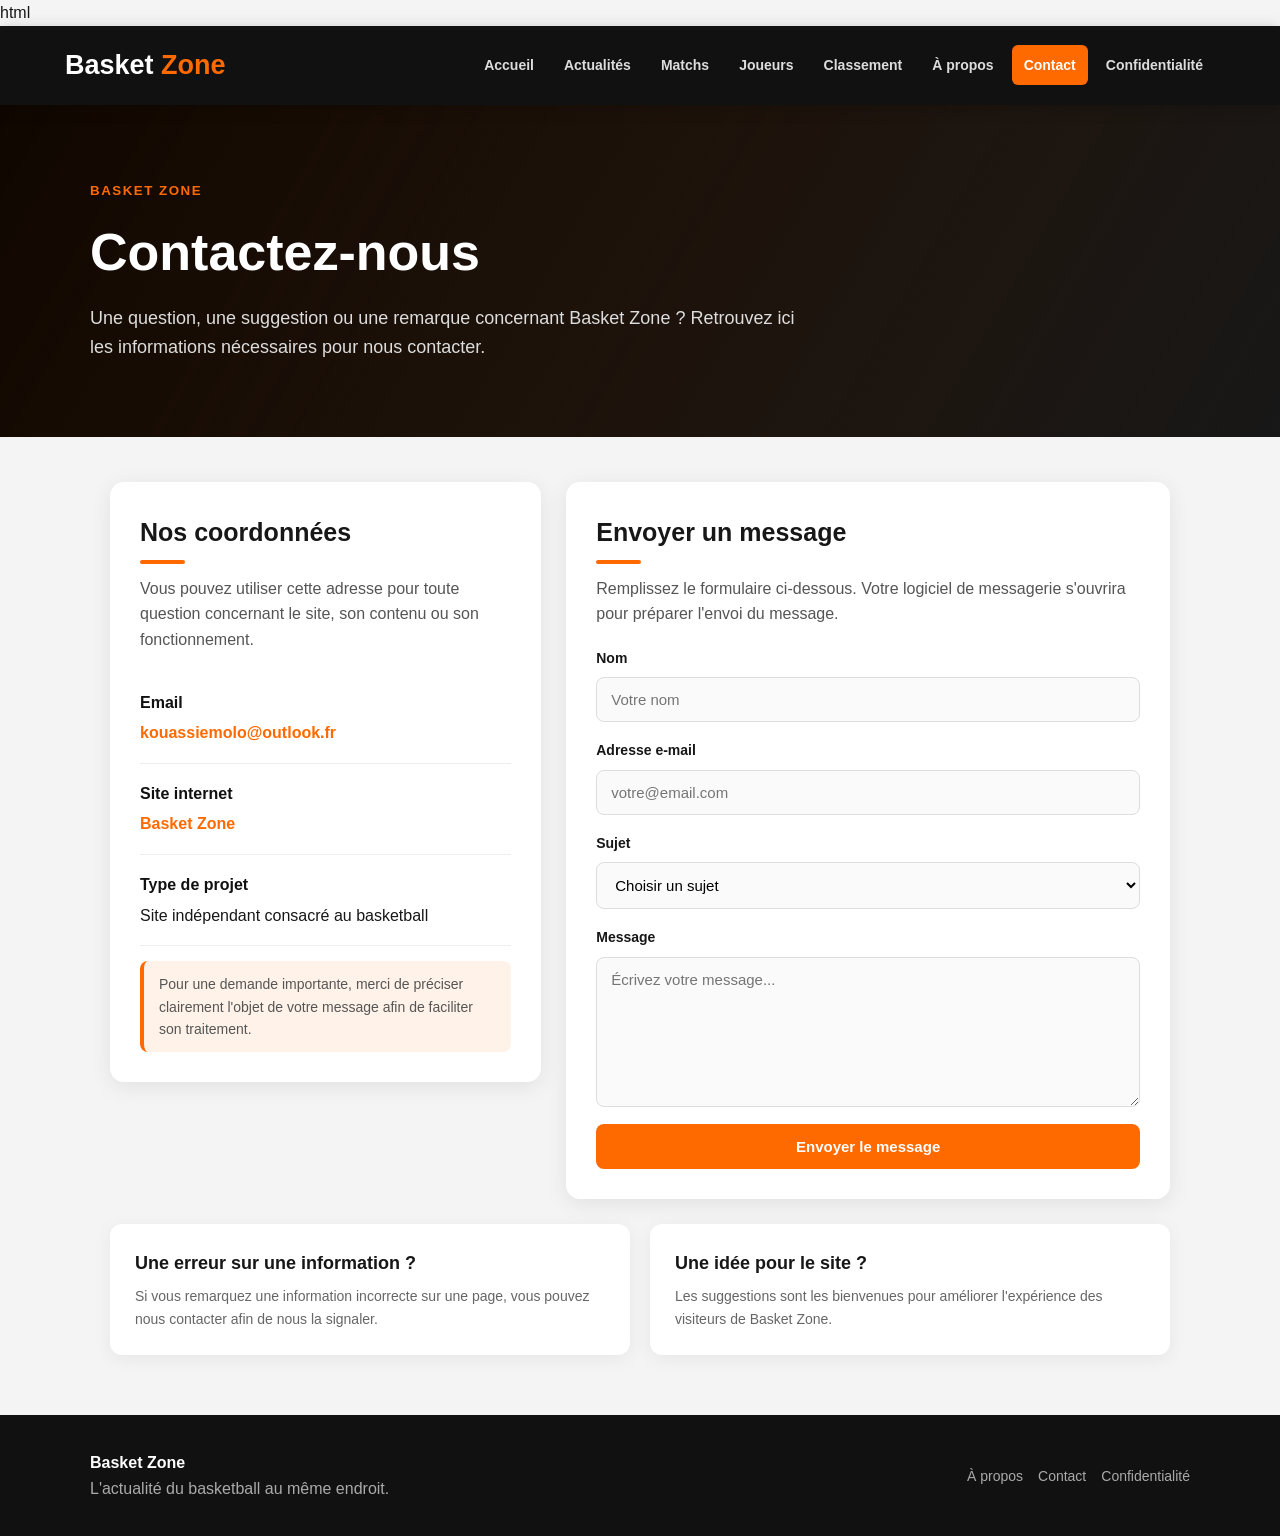
<file: contact.html>
html
<!DOCTYPE html>
<html lang="fr">
<head>
    <meta charset="UTF-8">
    <meta name="viewport" content="width=device-width, initial-scale=1.0">

    <title>Contact - Basket Zone</title>

    <style>
        * {
            margin: 0;
            padding: 0;
            box-sizing: border-box;
        }

        body {
            font-family: Arial, Helvetica, sans-serif;
            background: #f4f4f4;
            color: #171717;
            line-height: 1.6;
        }

        /* HEADER */

        header {
            background: #111;
            color: white;
            position: sticky;
            top: 0;
            z-index: 1000;
            box-shadow: 0 3px 15px rgba(0, 0, 0, 0.2);
        }

        .topbar {
            max-width: 1200px;
            margin: auto;
            padding: 18px 25px;
            display: flex;
            justify-content: space-between;
            align-items: center;
            gap: 20px;
        }

        .logo {
            color: white;
            text-decoration: none;
            font-size: 27px;
            font-weight: 900;
            white-space: nowrap;
        }

        .logo span {
            color: #ff6a00;
        }

        /* MENU */

        nav {
            display: flex;
            flex-wrap: wrap;
            justify-content: center;
            gap: 6px;
        }

        nav a {
            color: #ddd;
            text-decoration: none;
            padding: 9px 12px;
            border-radius: 6px;
            font-size: 14px;
            font-weight: 700;
            transition: 0.2s;
        }

        nav a:hover,
        nav a.active {
            background: #ff6a00;
            color: white;
        }

        /* HERO */

        .hero {
            background:
                linear-gradient(
                    120deg,
                    rgba(0, 0, 0, 0.94),
                    rgba(25, 25, 25, 0.78)
                ),
                linear-gradient(120deg, #ff6a00, #111);

            color: white;
            padding: 75px 20px;
        }

        .hero-content {
            max-width: 1100px;
            margin: auto;
        }

        .hero small {
            color: #ff6a00;
            font-weight: 800;
            text-transform: uppercase;
            letter-spacing: 1.5px;
        }

        .hero h1 {
            font-size: 52px;
            margin: 10px 0;
        }

        .hero p {
            max-width: 720px;
            color: #ddd;
            font-size: 18px;
        }

        /* CONTENU */

        .container {
            max-width: 1100px;
            margin: 45px auto;
            padding: 0 20px;
        }

        .contact-layout {
            display: grid;
            grid-template-columns: 1fr 1.4fr;
            gap: 25px;
            align-items: start;
        }

        .card {
            background: white;
            border-radius: 14px;
            padding: 30px;
            box-shadow: 0 5px 22px rgba(0, 0, 0, 0.08);
        }

        .card h2 {
            font-size: 25px;
            margin-bottom: 12px;
        }

        .card h2::after {
            content: "";
            display: block;
            width: 45px;
            height: 4px;
            background: #ff6a00;
            margin-top: 8px;
            border-radius: 5px;
        }

        .card p {
            color: #555;
            margin-bottom: 20px;
        }

        /* COORDONNÉES */

        .contact-item {
            border-bottom: 1px solid #eee;
            padding: 17px 0;
        }

        .contact-item:last-child {
            border-bottom: none;
        }

        .contact-item strong {
            display: block;
            color: #111;
            margin-bottom: 5px;
        }

        .contact-item a {
            color: #ff6a00;
            font-weight: 700;
            text-decoration: none;
            word-break: break-word;
        }

        .contact-item a:hover {
            text-decoration: underline;
        }

        .notice {
            margin-top: 15px;
            padding: 12px 15px;
            border-radius: 8px;
            background: #fff3e9;
            border-left: 4px solid #ff6a00;
            color: #555;
            font-size: 14px;
        }

        /* FORMULAIRE */

        form {
            display: grid;
            gap: 17px;
        }

        label {
            font-weight: 700;
            font-size: 14px;
            margin-bottom: -9px;
        }

        input,
        textarea,
        select {
            width: 100%;
            border: 1px solid #ddd;
            border-radius: 8px;
            padding: 13px 14px;
            font-family: inherit;
            font-size: 15px;
            outline: none;
            background: #fafafa;
            transition: 0.2s;
        }

        input:focus,
        textarea:focus,
        select:focus {
            border-color: #ff6a00;
            background: white;
            box-shadow: 0 0 0 3px rgba(255, 106, 0, 0.1);
        }

        textarea {
            min-height: 150px;
            resize: vertical;
        }

        button {
            border: none;
            border-radius: 8px;
            padding: 14px 20px;
            background: #ff6a00;
            color: white;
            font-weight: 800;
            font-size: 15px;
            cursor: pointer;
            transition: 0.2s;
        }

        button:hover {
            background: #e85e00;
            transform: translateY(-1px);
        }

        /* FAQ */

        .faq {
            margin-top: 25px;
            display: grid;
            grid-template-columns: repeat(2, 1fr);
            gap: 20px;
        }

        .faq-item {
            background: white;
            padding: 25px;
            border-radius: 12px;
            box-shadow: 0 4px 18px rgba(0, 0, 0, 0.06);
        }

        .faq-item h3 {
            margin-bottom: 8px;
            font-size: 18px;
        }

        .faq-item p {
            color: #666;
            font-size: 14px;
        }

        /* FOOTER */

        footer {
            background: #111;
            color: #aaa;
            margin-top: 60px;
            padding: 35px 20px;
        }

        .footer-content {
            max-width: 1100px;
            margin: auto;
            display: flex;
            justify-content: space-between;
            align-items: center;
            gap: 20px;
        }

        .footer-content strong {
            color: white;
        }

        .footer-links {
            display: flex;
            flex-wrap: wrap;
            gap: 15px;
        }

        .footer-links a {
            color: #aaa;
            text-decoration: none;
            font-size: 14px;
        }

        .footer-links a:hover {
            color: #ff6a00;
        }

        /* MOBILE */

        @media (max-width: 850px) {
            .topbar {
                flex-direction: column;
            }

            nav {
                width: 100%;
            }

            .hero h1 {
                font-size: 40px;
            }

            .contact-layout {
                grid-template-columns: 1fr;
            }

            .faq {
                grid-template-columns: 1fr;
            }

            .footer-content {
                flex-direction: column;
                text-align: center;
            }
        }

        @media (max-width: 500px) {
            nav a {
                font-size: 13px;
                padding: 8px 9px;
            }

            .hero {
                padding: 50px 20px;
            }

            .hero h1 {
                font-size: 34px;
            }

            .card {
                padding: 22px;
            }
        }
    </style>
</head>

<body>

<header>
    <div class="topbar">

        <a href="index.html" class="logo">
            Basket <span>Zone</span>
        </a>

        <nav>
            <a href="index.html">Accueil</a>
            <a href="actualites.html">Actualités</a>
            <a href="matchs.html">Matchs</a>
            <a href="joueurs.html">Joueurs</a>
            <a href="classement.html">Classement</a>
            <a href="apropos.html">À propos</a>
            <a href="contact.html" class="active">Contact</a>
            <a href="confidentialite.html">Confidentialité</a>
        </nav>

    </div>
</header>

<section class="hero">
    <div class="hero-content">

        <small>Basket Zone</small>

        <h1>Contactez-nous</h1>

        <p>
            Une question, une suggestion ou une remarque concernant
            Basket Zone ? Retrouvez ici les informations nécessaires
            pour nous contacter.
        </p>

    </div>
</section>

<main class="container">

    <div class="contact-layout">

        <!-- COORDONNÉES -->

        <section class="card">

            <h2>Nos coordonnées</h2>

            <p>
                Vous pouvez utiliser cette adresse pour toute question
                concernant le site, son contenu ou son fonctionnement.
            </p>

            <div class="contact-item">
                <strong>Email</strong>

                <a href="mailto:kouassiemolo@outlook.fr">
                    kouassiemolo@outlook.fr
                </a>
            </div>

            <div class="contact-item">
                <strong>Site internet</strong>

                <a href="index.html">
                    Basket Zone
                </a>
            </div>

            <div class="contact-item">
                <strong>Type de projet</strong>

                <span>
                    Site indépendant consacré au basketball
                </span>
            </div>

            <div class="notice">
                Pour une demande importante, merci de préciser clairement
                l'objet de votre message afin de faciliter son traitement.
            </div>

        </section>

        <!-- FORMULAIRE -->

        <section class="card">

            <h2>Envoyer un message</h2>

            <p>
                Remplissez le formulaire ci-dessous. Votre logiciel de
                messagerie s'ouvrira pour préparer l'envoi du message.
            </p>

            <form id="contactForm">

                <label for="name">
                    Nom
                </label>

                <input
                    type="text"
                    id="name"
                    placeholder="Votre nom"
                    required
                >

                <label for="email">
                    Adresse e-mail
                </label>

                <input
                    type="email"
                    id="email"
                    placeholder="votre@email.com"
                    required
                >

                <label for="subject">
                    Sujet
                </label>

                <select id="subject" required>

                    <option value="">
                        Choisir un sujet
                    </option>

                    <option value="Question concernant Basket Zone">
                        Question concernant le site
                    </option>

                    <option value="Suggestion pour Basket Zone">
                        Suggestion
                    </option>

                    <option value="Erreur sur le site Basket Zone">
                        Signaler une erreur
                    </option>

                    <option value="Autre demande concernant Basket Zone">
                        Autre demande
                    </option>

                </select>

                <label for="message">
                    Message
                </label>

                <textarea
                    id="message"
                    placeholder="Écrivez votre message..."
                    required
                ></textarea>

                <button type="submit">
                    Envoyer le message
                </button>

            </form>

        </section>

    </div>

    <!-- FAQ -->

    <section class="faq">

        <div class="faq-item">

            <h3>
                Une erreur sur une information ?
            </h3>

            <p>
                Si vous remarquez une information incorrecte sur une page,
                vous pouvez nous contacter afin de nous la signaler.
            </p>

        </div>

        <div class="faq-item">

            <h3>
                Une idée pour le site ?
            </h3>

            <p>
                Les suggestions sont les bienvenues pour améliorer
                l'expérience des visiteurs de Basket Zone.
            </p>

        </div>

    </section>

</main>

<footer>

    <div class="footer-content">

        <div>
            <strong>Basket Zone</strong><br>

            <span>
                L'actualité du basketball au même endroit.
            </span>
        </div>

        <div class="footer-links">

            <a href="apropos.html">
                À propos
            </a>

            <a href="contact.html">
                Contact
            </a>

            <a href="confidentialite.html">
                Confidentialité
            </a>

        </div>

    </div>

</footer>

<script>
    document
        .getElementById("contactForm")
        .addEventListener("submit", function(event) {

            event.preventDefault();

            const name =
                document.getElementById("name").value.trim();

            const email =
                document.getElementById("email").value.trim();

            const subject =
                document.getElementById("subject").value;

            const message =
                document.getElementById("message").value.trim();

            const body =
                "Nom : " + name + "\n" +
                "E-mail : " + email + "\n\n" +
                message;

            const mailto =
                "mailto:kouassiemolo@outlook.fr" +
                "?subject=" + encodeURIComponent(subject) +
                "&body=" + encodeURIComponent(body);

            window.location.href = mailto;
        });
</script>

</body>
</html>
</file>
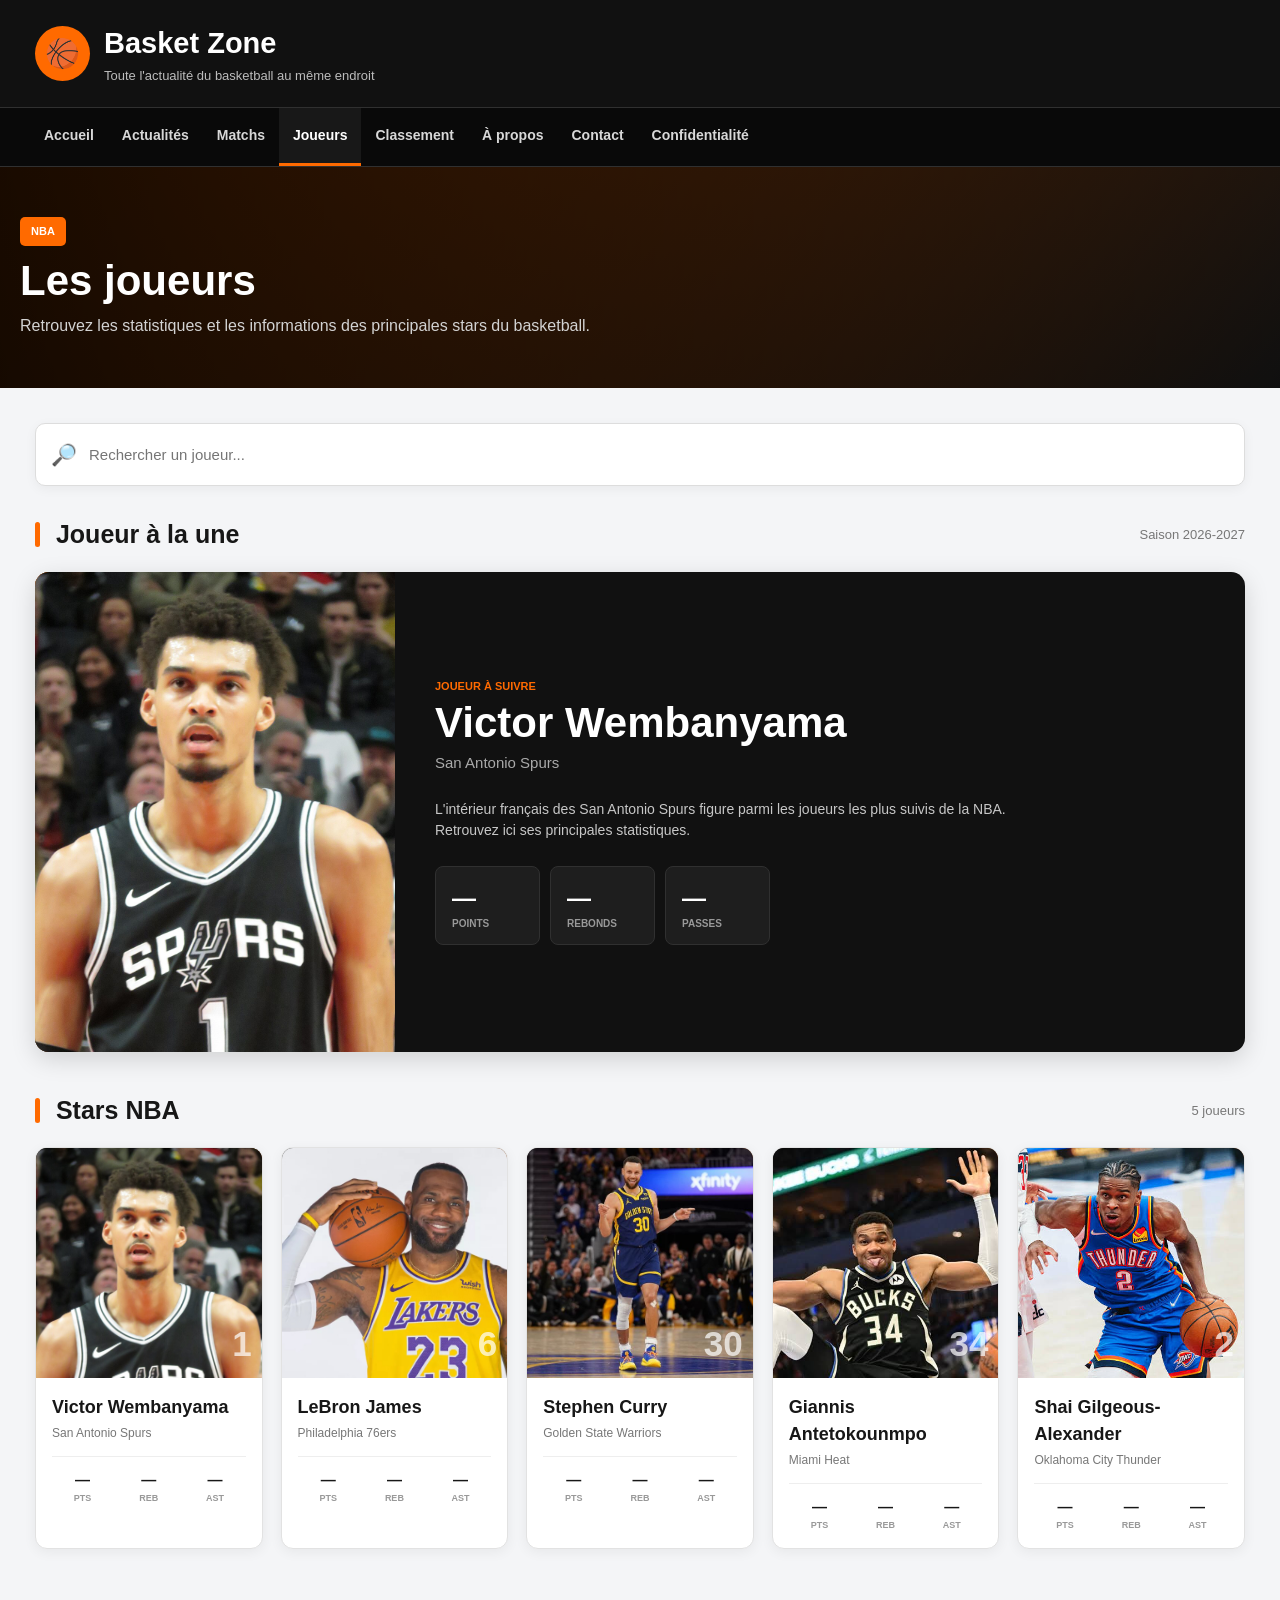
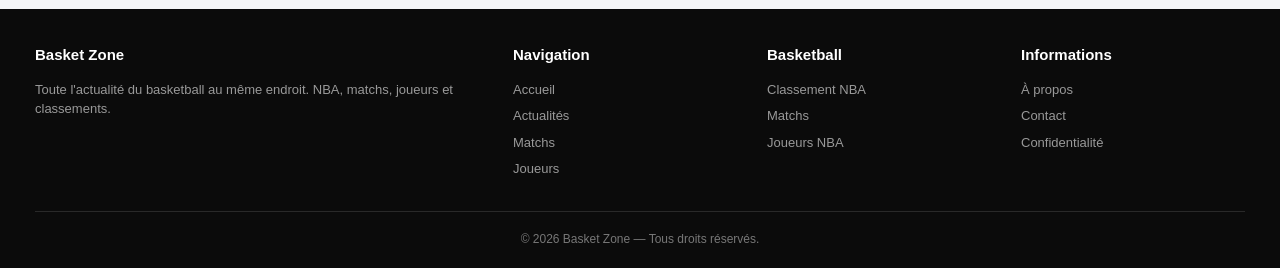
<file: joueurs.html>
<!DOCTYPE html>
<html lang="fr">
<head>
    <meta charset="UTF-8">
    <meta name="viewport" content="width=device-width, initial-scale=1.0">

    <title>Joueurs NBA | Basket Zone</title>

    <meta
        name="description"
        content="Découvrez les principaux joueurs NBA et leurs statistiques sur Basket Zone."
    >

    <style>

        * {
            margin: 0;
            padding: 0;
            box-sizing: border-box;
        }

        body {
            font-family: Arial, Helvetica, sans-serif;
            background: #f4f5f7;
            color: #171717;
            line-height: 1.5;
        }

        a {
            text-decoration: none;
            color: inherit;
        }

        /* =========================
           HEADER
        ========================= */

        header {
            background: #111;
            color: white;
        }

        .top-bar {
            max-width: 1250px;
            margin: auto;
            padding: 22px 20px;
            display: flex;
            align-items: center;
        }

        .logo-area {
            display: flex;
            align-items: center;
            gap: 14px;
        }

        .logo-basket {
            width: 55px;
            height: 55px;
            border-radius: 50%;
            background: #ff6a00;
            display: flex;
            align-items: center;
            justify-content: center;
            font-size: 28px;
        }

        .logo-text h1 {
            font-size: 29px;
            font-weight: 800;
        }

        .logo-text p {
            color: #bcbcbc;
            font-size: 13px;
        }

        /* =========================
           NAVIGATION
        ========================= */

        nav {
            background: #090909;
            border-top: 1px solid #303030;
            border-bottom: 1px solid #303030;
        }

        .nav-container {
            max-width: 1250px;
            margin: auto;
            display: flex;
            padding: 0 15px;
            overflow-x: auto;
        }

        nav a {
            color: #d8d8d8;
            padding: 17px 14px;
            font-size: 14px;
            font-weight: 700;
            white-space: nowrap;
            border-bottom: 3px solid transparent;
        }

        nav a:hover {
            color: white;
            background: #1d1d1d;
            border-bottom-color: #ff6a00;
        }

        nav a.active {
            color: white;
            background: #181818;
            border-bottom-color: #ff6a00;
        }

        /* =========================
           PAGE HEADER
        ========================= */

        .page-header {
            background:
                linear-gradient(
                    90deg,
                    rgba(0,0,0,0.9),
                    rgba(0,0,0,0.55)
                ),
                linear-gradient(
                    135deg,
                    #ff6a00,
                    #222
                );

            color: white;
            padding: 50px 20px;
        }

        .page-header-content {
            max-width: 1250px;
            margin: auto;
        }

        .page-label {
            display: inline-block;
            background: #ff6a00;
            padding: 6px 11px;
            border-radius: 5px;
            font-size: 11px;
            font-weight: 800;
            text-transform: uppercase;
            margin-bottom: 12px;
        }

        .page-header h2 {
            font-size: 42px;
            line-height: 1.1;
            margin-bottom: 10px;
        }

        .page-header p {
            color: #d3d3d3;
            max-width: 700px;
        }

        /* =========================
           MAIN
        ========================= */

        main {
            max-width: 1250px;
            margin: auto;
            padding: 35px 20px 60px;
        }

        /* =========================
           SEARCH
        ========================= */

        .search-box {
            background: white;
            border: 1px solid #ddd;
            border-radius: 10px;
            padding: 15px;
            display: flex;
            align-items: center;
            gap: 12px;
            margin-bottom: 30px;
            box-shadow: 0 3px 12px rgba(0,0,0,0.05);
        }

        .search-icon {
            font-size: 21px;
        }

        .search-box input {
            border: none;
            outline: none;
            width: 100%;
            font-size: 15px;
            background: transparent;
        }

        /* =========================
           TITRES
        ========================= */

        .section-title {
            display: flex;
            justify-content: space-between;
            align-items: center;
            margin-bottom: 18px;
        }

        .section-title h2 {
            font-size: 25px;
        }

        .section-title h2::before {
            content: "";
            display: inline-block;
            width: 5px;
            height: 25px;
            background: #ff6a00;
            border-radius: 3px;
            margin-right: 9px;
            vertical-align: -4px;
        }

        .section-title span {
            color: #777;
            font-size: 13px;
        }

        /* =========================
           JOUEUR PRINCIPAL
        ========================= */

        .featured-player {
            background: #111;
            color: white;
            border-radius: 14px;
            overflow: hidden;
            display: grid;
            grid-template-columns: 360px 1fr;
            min-height: 380px;
            margin-bottom: 40px;
            box-shadow: 0 7px 25px rgba(0,0,0,0.15);
        }

        .featured-photo {
            background:
                linear-gradient(
                    145deg,
                    #ff6a00,
                    #111
                );
            display: flex;
            align-items: flex-end;
            justify-content: center;
            overflow: hidden;
        }

        .featured-photo img {
            width: 100%;
            height: 100%;
            object-fit: cover;
            object-position: center top;
        }

        .featured-info {
            padding: 40px;
            display: flex;
            flex-direction: column;
            justify-content: center;
        }

        .featured-label {
            color: #ff6a00;
            font-size: 11px;
            font-weight: 900;
            text-transform: uppercase;
            margin-bottom: 7px;
        }

        .featured-info h3 {
            font-size: 42px;
            line-height: 1;
            margin-bottom: 8px;
        }

        .featured-team {
            color: #aaa;
            font-size: 15px;
            margin-bottom: 25px;
        }

        .featured-description {
            color: #c7c7c7;
            font-size: 14px;
            max-width: 600px;
            margin-bottom: 25px;
        }

        /* =========================
           STATS
        ========================= */

        .stats {
            display: flex;
            gap: 10px;
            flex-wrap: wrap;
        }

        .stat {
            background: #1e1e1e;
            border: 1px solid #303030;
            border-radius: 8px;
            min-width: 105px;
            padding: 13px 16px;
        }

        .stat-value {
            font-size: 24px;
            font-weight: 900;
        }

        .stat-label {
            color: #999;
            font-size: 10px;
            font-weight: 700;
            text-transform: uppercase;
        }

        /* =========================
           GRILLE JOUEURS
        ========================= */

        .players-grid {
            display: grid;
            grid-template-columns: repeat(5, 1fr);
            gap: 18px;
        }

        .player-card {
            background: white;
            border-radius: 12px;
            overflow: hidden;
            border: 1px solid #e2e2e2;
            box-shadow: 0 3px 13px rgba(0,0,0,0.06);
            transition: 0.25s;
        }

        .player-card:hover {
            transform: translateY(-5px);
            box-shadow: 0 10px 24px rgba(0,0,0,0.12);
        }

        .player-photo {
            height: 230px;
            background:
                linear-gradient(
                    145deg,
                    #222,
                    #ff6a00
                );
            overflow: hidden;
            position: relative;
        }

        .player-photo img {
            width: 100%;
            height: 100%;
            object-fit: cover;
            object-position: center top;
            display: block;
        }

        .player-number {
            position: absolute;
            right: 10px;
            bottom: 8px;
            color: white;
            font-size: 35px;
            font-weight: 900;
            opacity: 0.7;
        }

        .player-info {
            padding: 16px;
        }

        .player-info h3 {
            font-size: 18px;
            margin-bottom: 3px;
        }

        .player-team {
            color: #777;
            font-size: 12px;
            margin-bottom: 14px;
        }

        .player-stats {
            display: grid;
            grid-template-columns: repeat(3, 1fr);
            gap: 5px;
            border-top: 1px solid #eee;
            padding-top: 12px;
        }

        .mini-stat {
            text-align: center;
        }

        .mini-value {
            font-size: 15px;
            font-weight: 900;
        }

        .mini-label {
            color: #999;
            font-size: 9px;
            font-weight: 700;
        }

        /* =========================
           MESSAGE
        ========================= */

        .no-results {
            display: none;
            background: white;
            border-radius: 10px;
            padding: 30px;
            text-align: center;
            color: #777;
            grid-column: 1 / -1;
        }

        /* =========================
           FOOTER
        ========================= */

        footer {
            background: #0b0b0b;
            color: white;
        }

        .footer-container {
            max-width: 1250px;
            margin: auto;
            padding: 35px 20px 20px;
        }

        .footer-grid {
            display: grid;
            grid-template-columns: 2fr 1fr 1fr 1fr;
            gap: 30px;
            padding-bottom: 25px;
        }

        .footer-column h3 {
            font-size: 15px;
            margin-bottom: 13px;
        }

        .footer-column p,
        .footer-column a {
            color: #999;
            font-size: 13px;
        }

        .footer-column a {
            display: block;
            margin-bottom: 7px;
        }

        .footer-column a:hover {
            color: #ff6a00;
        }

        .footer-bottom {
            border-top: 1px solid #292929;
            padding-top: 18px;
            text-align: center;
            color: #777;
            font-size: 12px;
        }

        /* =========================
           RESPONSIVE
        ========================= */

        @media (max-width: 1050px) {

            .players-grid {
                grid-template-columns: repeat(3, 1fr);
            }

        }

        @media (max-width: 800px) {

            .featured-player {
                grid-template-columns: 1fr;
            }

            .featured-photo {
                height: 330px;
            }

            .footer-grid {
                grid-template-columns: 1fr 1fr;
            }

        }

        @media (max-width: 600px) {

            .top-bar {
                padding: 16px;
            }

            .logo-basket {
                width: 45px;
                height: 45px;
                font-size: 23px;
            }

            .logo-text h1 {
                font-size: 23px;
            }

            nav a {
                padding: 14px 11px;
                font-size: 12px;
            }

            .page-header {
                padding: 40px 20px;
            }

            .page-header h2 {
                font-size: 30px;
            }

            main {
                padding: 25px 14px 45px;
            }

            .featured-info {
                padding: 25px;
            }

            .featured-info h3 {
                font-size: 32px;
            }

            .players-grid {
                grid-template-columns: 1fr 1fr;
                gap: 12px;
            }

            .player-photo {
                height: 210px;
            }

            .footer-grid {
                grid-template-columns: 1fr;
            }

        }

        @media (max-width: 420px) {

            .players-grid {
                grid-template-columns: 1fr;
            }

        }

    </style>
</head>

<body>

<!-- =========================
     HEADER
========================= -->

<header>

    <div class="top-bar">

        <a href="index.html" class="logo-area">

            <div class="logo-basket">
                🏀
            </div>

            <div class="logo-text">

                <h1>Basket Zone</h1>

                <p>
                    Toute l'actualité du basketball au même endroit
                </p>

            </div>

        </a>

    </div>


    <nav>

        <div class="nav-container">

            <a href="index.html">
                Accueil
            </a>

            <a href="actualites.html">
                Actualités
            </a>

            <a href="matchs.html">
                Matchs
            </a>

            <a
                href="joueurs.html"
                class="active"
            >
                Joueurs
            </a>

            <a href="classement.html">
                Classement
            </a>

            <a href="apropos.html">
                À propos
            </a>

            <a href="contact.html">
                Contact
            </a>

            <a href="confidentialite.html">
                Confidentialité
            </a>

        </div>

    </nav>

</header>


<!-- =========================
     PAGE HEADER
========================= -->

<section class="page-header">

    <div class="page-header-content">

        <span class="page-label">
            NBA
        </span>

        <h2>
            Les joueurs
        </h2>

        <p>
            Retrouvez les statistiques et les informations
            des principales stars du basketball.
        </p>

    </div>

</section>


<!-- =========================
     CONTENU
========================= -->

<main>


    <!-- RECHERCHE -->

    <div class="search-box">

        <span class="search-icon">
            🔎
        </span>

        <input
            type="text"
            id="playerSearch"
            placeholder="Rechercher un joueur..."
            autocomplete="off"
        >

    </div>


    <!-- JOUEUR À LA UNE -->

    <div class="section-title">

        <h2>
            Joueur à la une
        </h2>

        <span>
            Saison 2026-2027
        </span>

    </div>


    <section class="featured-player">

        <div class="featured-photo">

            <img
                src="wembanyama.jpg"
                alt="Victor Wembanyama"
                onerror="this.style.display='none'"
            >

        </div>


        <div class="featured-info">

            <div class="featured-label">
                Joueur à suivre
            </div>

            <h3>
                Victor Wembanyama
            </h3>

            <div class="featured-team">
                San Antonio Spurs
            </div>

            <p class="featured-description">
                L'intérieur français des San Antonio Spurs
                figure parmi les joueurs les plus suivis de la NBA.
                Retrouvez ici ses principales statistiques.
            </p>


            <div class="stats">

                <div class="stat">

                    <div
                        class="stat-value"
                        id="featuredPts"
                    >
                        24.3
                    </div>

                    <div class="stat-label">
                        Points
                    </div>

                </div>


                <div class="stat">

                    <div
                        class="stat-value"
                        id="featuredReb"
                    >
                        11.0
                    </div>

                    <div class="stat-label">
                        Rebonds
                    </div>

                </div>


                <div class="stat">

                    <div
                        class="stat-value"
                        id="featuredAst"
                    >
                        3.8
                    </div>

                    <div class="stat-label">
                        Passes
                    </div>

                </div>

            </div>

        </div>

    </section>


    <!-- LISTE -->

    <div class="section-title">

        <h2>
            Stars NBA
        </h2>

        <span>
            5 joueurs
        </span>

    </div>


    <div
        class="players-grid"
        id="playersGrid"
    >


        <!-- WEMBY -->

        <article
            class="player-card"
            data-player="victor wembanyama wemby san antonio spurs"
        >

            <div class="player-photo">

                <img
                    src="wembanyama.jpg"
                    alt="Victor Wembanyama"
                    onerror="this.style.display='none'"
                >

                <span class="player-number">
                    1
                </span>

            </div>

            <div class="player-info">

                <h3>
                    Victor Wembanyama
                </h3>

                <div class="player-team">
                    San Antonio Spurs
                </div>

                <div class="player-stats">

                    <div class="mini-stat">

                        <div
                            class="mini-value"
                            data-player-stat="wemby-pts"
                        >
                            24.3
                        </div>

                        <div class="mini-label">
                            PTS
                        </div>

                    </div>

                    <div class="mini-stat">

                        <div
                            class="mini-value"
                            data-player-stat="wemby-reb"
                        >
                            11.0
                        </div>

                        <div class="mini-label">
                            REB
                        </div>

                    </div>

                    <div class="mini-stat">

                        <div
                            class="mini-value"
                            data-player-stat="wemby-ast"
                        >
                            3.8
                        </div>

                        <div class="mini-label">
                            AST
                        </div>

                    </div>

                </div>

            </div>

        </article>


        <!-- LEBRON -->

        <article
            class="player-card"
            data-player="lebron james philadelphia 76ers"
        >

            <div class="player-photo">

                <img
                    src="lebron.jpg"
                    alt="LeBron James"
                    onerror="this.style.display='none'"
                >

                <span class="player-number">
                    6
                </span>

            </div>

            <div class="player-info">

                <h3>
                    LeBron James
                </h3>

                <div class="player-team">
                    Philadelphia 76ers
                </div>

                <div class="player-stats">

                    <div class="mini-stat">

                        <div
                            class="mini-value"
                            data-player-stat="lebron-pts"
                        >
                            —
                        </div>

                        <div class="mini-label">
                            PTS
                        </div>

                    </div>

                    <div class="mini-stat">

                        <div
                            class="mini-value"
                            data-player-stat="lebron-reb"
                        >
                            —
                        </div>

                        <div class="mini-label">
                            REB
                        </div>

                    </div>

                    <div class="mini-stat">

                        <div
                            class="mini-value"
                            data-player-stat="lebron-ast"
                        >
                            —
                        </div>

                        <div class="mini-label">
                            AST
                        </div>

                    </div>

                </div>

            </div>

        </article>


        <!-- CURRY -->

        <article
            class="player-card"
            data-player="stephen curry curry golden state warriors"
        >

            <div class="player-photo">

                <img
                    src="curry.jpg"
                    alt="Stephen Curry"
                    onerror="this.style.display='none'"
                >

                <span class="player-number">
                    30
                </span>

            </div>

            <div class="player-info">

                <h3>
                    Stephen Curry
                </h3>

                <div class="player-team">
                    Golden State Warriors
                </div>

                <div class="player-stats">

                    <div class="mini-stat">

                        <div
                            class="mini-value"
                            data-player-stat="curry-pts"
                        >
                            —
                        </div>

                        <div class="mini-label">
                            PTS
                        </div>

                    </div>

                    <div class="mini-stat">

                        <div
                            class="mini-value"
                            data-player-stat="curry-reb"
                        >
                            —
                        </div>

                        <div class="mini-label">
                            REB
                        </div>

                    </div>

                    <div class="mini-stat">

                        <div
                            class="mini-value"
                            data-player-stat="curry-ast"
                        >
                            —
                        </div>

                        <div class="mini-label">
                            AST
                        </div>

                    </div>

                </div>

            </div>

        </article>


        <!-- GIANNIS -->

        <article
            class="player-card"
            data-player="giannis antetokounmpo giannis miami heat"
        >

            <div class="player-photo">

                <img
                    src="giannis.jpg"
                    alt="Giannis Antetokounmpo"
                    onerror="this.style.display='none'"
                >

                <span class="player-number">
                    34
                </span>

            </div>

            <div class="player-info">

                <h3>
                    Giannis Antetokounmpo
                </h3>

                <div class="player-team">
                    Miami Heat
                </div>

                <div class="player-stats">

                    <div class="mini-stat">

                        <div
                            class="mini-value"
                            data-player-stat="giannis-pts"
                        >
                            —
                        </div>

                        <div class="mini-label">
                            PTS
                        </div>

                    </div>

                    <div class="mini-stat">

                        <div
                            class="mini-value"
                            data-player-stat="giannis-reb"
                        >
                            —
                        </div>

                        <div class="mini-label">
                            REB
                        </div>

                    </div>

                    <div class="mini-stat">

                        <div
                            class="mini-value"
                            data-player-stat="giannis-ast"
                        >
                            —
                        </div>

                        <div class="mini-label">
                            AST
                        </div>

                    </div>

                </div>

            </div>

        </article>


        <!-- SHAI -->

        <article
            class="player-card"
            data-player="shai gilgeous alexander shai oklahoma city thunder"
        >

            <div class="player-photo">

                <img
                    src="shai.jpg"
                    alt="Shai Gilgeous-Alexander"
                    onerror="this.style.display='none'"
                >

                <span class="player-number">
                    2
                </span>

            </div>

            <div class="player-info">

                <h3>
                    Shai Gilgeous-Alexander
                </h3>

                <div class="player-team">
                    Oklahoma City Thunder
                </div>

                <div class="player-stats">

                    <div class="mini-stat">

                        <div
                            class="mini-value"
                            data-player-stat="shai-pts"
                        >
                            —
                        </div>

                        <div class="mini-label">
                            PTS
                        </div>

                    </div>

                    <div class="mini-stat">

                        <div
                            class="mini-value"
                            data-player-stat="shai-reb"
                        >
                            —
                        </div>

                        <div class="mini-label">
                            REB
                        </div>

                    </div>

                    <div class="mini-stat">

                        <div
                            class="mini-value"
                            data-player-stat="shai-ast"
                        >
                            —
                        </div>

                        <div class="mini-label">
                            AST
                        </div>

                    </div>

                </div>

            </div>

        </article>


        <div
            class="no-results"
            id="noResults"
        >
            Aucun joueur trouvé.
        </div>

    </div>

</main>


<!-- =========================
     FOOTER
========================= -->

<footer>

    <div class="footer-container">

        <div class="footer-grid">

            <div class="footer-column">

                <h3>
                    Basket Zone
                </h3>

                <p>
                    Toute l'actualité du basketball au même endroit.
                    NBA, matchs, joueurs et classements.
                </p>

            </div>


            <div class="footer-column">

                <h3>
                    Navigation
                </h3>

                <a href="index.html">
                    Accueil
                </a>

                <a href="actualites.html">
                    Actualités
                </a>

                <a href="matchs.html">
                    Matchs
                </a>

                <a href="joueurs.html">
                    Joueurs
                </a>

            </div>


            <div class="footer-column">

                <h3>
                    Basketball
                </h3>

                <a href="classement.html">
                    Classement NBA
                </a>

                <a href="matchs.html">
                    Matchs
                </a>

                <a href="joueurs.html">
                    Joueurs NBA
                </a>

            </div>


            <div class="footer-column">

                <h3>
                    Informations
                </h3>

                <a href="apropos.html">
                    À propos
                </a>

                <a href="contact.html">
                    Contact
                </a>

                <a href="confidentialite.html">
                    Confidentialité
                </a>

            </div>

        </div>


        <div class="footer-bottom">

            © 2026 Basket Zone — Tous droits réservés.

        </div>

    </div>

</footer>


<!-- =========================
     JAVASCRIPT
========================= -->

<script>

    /* =========================
       RECHERCHE JOUEURS
    ========================= */

    const searchInput =
        document.getElementById("playerSearch");

    const playerCards =
        document.querySelectorAll(".player-card");

    const noResults =
        document.getElementById("noResults");


    searchInput.addEventListener(
        "input",
        function () {

            const search =
                this.value
                    .toLowerCase()
                    .trim();

            let visible = 0;


            playerCards.forEach(card => {

                const player =
                    card.dataset.player;

                if (
                    player.includes(search)
                ) {

                    card.style.display = "";

                    visible++;

                } else {

                    card.style.display = "none";

                }

            });


            if (visible === 0) {

                noResults.style.display =
                    "block";

            } else {

                noResults.style.display =
                    "none";

            }

        }
    );


    /* =========================
       STATISTIQUES
    ========================= */

    async function loadPlayerStats() {

        try {

            const response =
                await fetch(
                    "player-stats.json?t=" + Date.now(),
                    {
                        cache: "no-store"
                    }
                );


            if (!response.ok) {
                return;
            }


            const data =
                await response.json();


            /*
             * La fonction accepte plusieurs
             * formats possibles du JSON.
             */

            const players =
                data.players || data;


            function findPlayer(names) {

                if (!players) {
                    return null;
                }


                if (Array.isArray(players)) {

                    return players.find(player => {

                        const name =
                            String(
                                player.name ||
                                player.player ||
                                player.full_name ||
                                ""
                            ).toLowerCase();

                        return names.some(
                            value => name.includes(value)
                        );

                    });

                }


                for (
                    const key in players
                ) {

                    const name =
                        key.toLowerCase();

                    if (
                        names.some(
                            value => name.includes(value)
                        )
                    ) {

                        return players[key];

                    }

                }


                return null;

            }


            function getStat(
                player,
                type
            ) {

                if (!player) {
                    return "—";
                }


                const value =
                    player[type] ??
                    player[type.toUpperCase()] ??
                    player[
                        type === "pts"
                            ? "points"
                            : type === "reb"
                                ? "rebounds"
                                : "assists"
                    ];


                if (
                    value === undefined ||
                    value === null
                ) {

                    return "—";

                }


                return value;

            }


            const wemby =
                findPlayer([
                    "wembanyama",
                    "victor"
                ]);


            const lebron =
                findPlayer([
                    "lebron",
                    "james"
                ]);


            const curry =
                findPlayer([
                    "curry",
                    "stephen"
                ]);


            const giannis =
                findPlayer([
                    "giannis",
                    "antetokounmpo"
                ]);


            const shai =
                findPlayer([
                    "shai",
                    "gilgeous"
                ]);


            /*
             * Wembanyama
             */

            if (wemby) {

                document.getElementById(
                    "featuredPts"
                ).textContent =
                    getStat(wemby, "pts");

                document.getElementById(
                    "featuredReb"
                ).textContent =
                    getStat(wemby, "reb");

                document.getElementById(
                    "featuredAst"
                ).textContent =
                    getStat(wemby, "ast");


                document.querySelector(
                    '[data-player-stat="wemby-pts"]'
                ).textContent =
                    getStat(wemby, "pts");


                document.querySelector(
                    '[data-player-stat="wemby-reb"]'
                ).textContent =
                    getStat(wemby, "reb");


                document.querySelector(
                    '[data-player-stat="wemby-ast"]'
                ).textContent =
                    getStat(wemby, "ast");

            }


            /*
             * LeBron
             */

            if (lebron) {

                document.querySelector(
                    '[data-player-stat="lebron-pts"]'
                ).textContent =
                    getStat(lebron, "pts");


                document.querySelector(
                    '[data-player-stat="lebron-reb"]'
                ).textContent =
                    getStat(lebron, "reb");


                document.querySelector(
                    '[data-player-stat="lebron-ast"]'
                ).textContent =
                    getStat(lebron, "ast");

            }


            /*
             * Curry
             */

            if (curry) {

                document.querySelector(
                    '[data-player-stat="curry-pts"]'
                ).textContent =
                    getStat(curry, "pts");


                document.querySelector(
                    '[data-player-stat="curry-reb"]'
                ).textContent =
                    getStat(curry, "reb");


                document.querySelector(
                    '[data-player-stat="curry-ast"]'
                ).textContent =
                    getStat(curry, "ast");

            }


            /*
             * Giannis
             */

            if (giannis) {

                document.querySelector(
                    '[data-player-stat="giannis-pts"]'
                ).textContent =
                    getStat(giannis, "pts");


                document.querySelector(
                    '[data-player-stat="giannis-reb"]'
                ).textContent =
                    getStat(giannis, "reb");


                document.querySelector(
                    '[data-player-stat="giannis-ast"]'
                ).textContent =
                    getStat(giannis, "ast");

            }


            /*
             * Shai
             */

            if (shai) {

                document.querySelector(
                    '[data-player-stat="shai-pts"]'
                ).textContent =
                    getStat(shai, "pts");


                document.querySelector(
                    '[data-player-stat="shai-reb"]'
                ).textContent =
                    getStat(shai, "reb");


                document.querySelector(
                    '[data-player-stat="shai-ast"]'
                ).textContent =
                    getStat(shai, "ast");

            }

        } catch (error) {

            console.log(
                "Statistiques joueurs non disponibles."
            );

        }

    }


    loadPlayerStats();

</script>

</body>
</html>
</file>
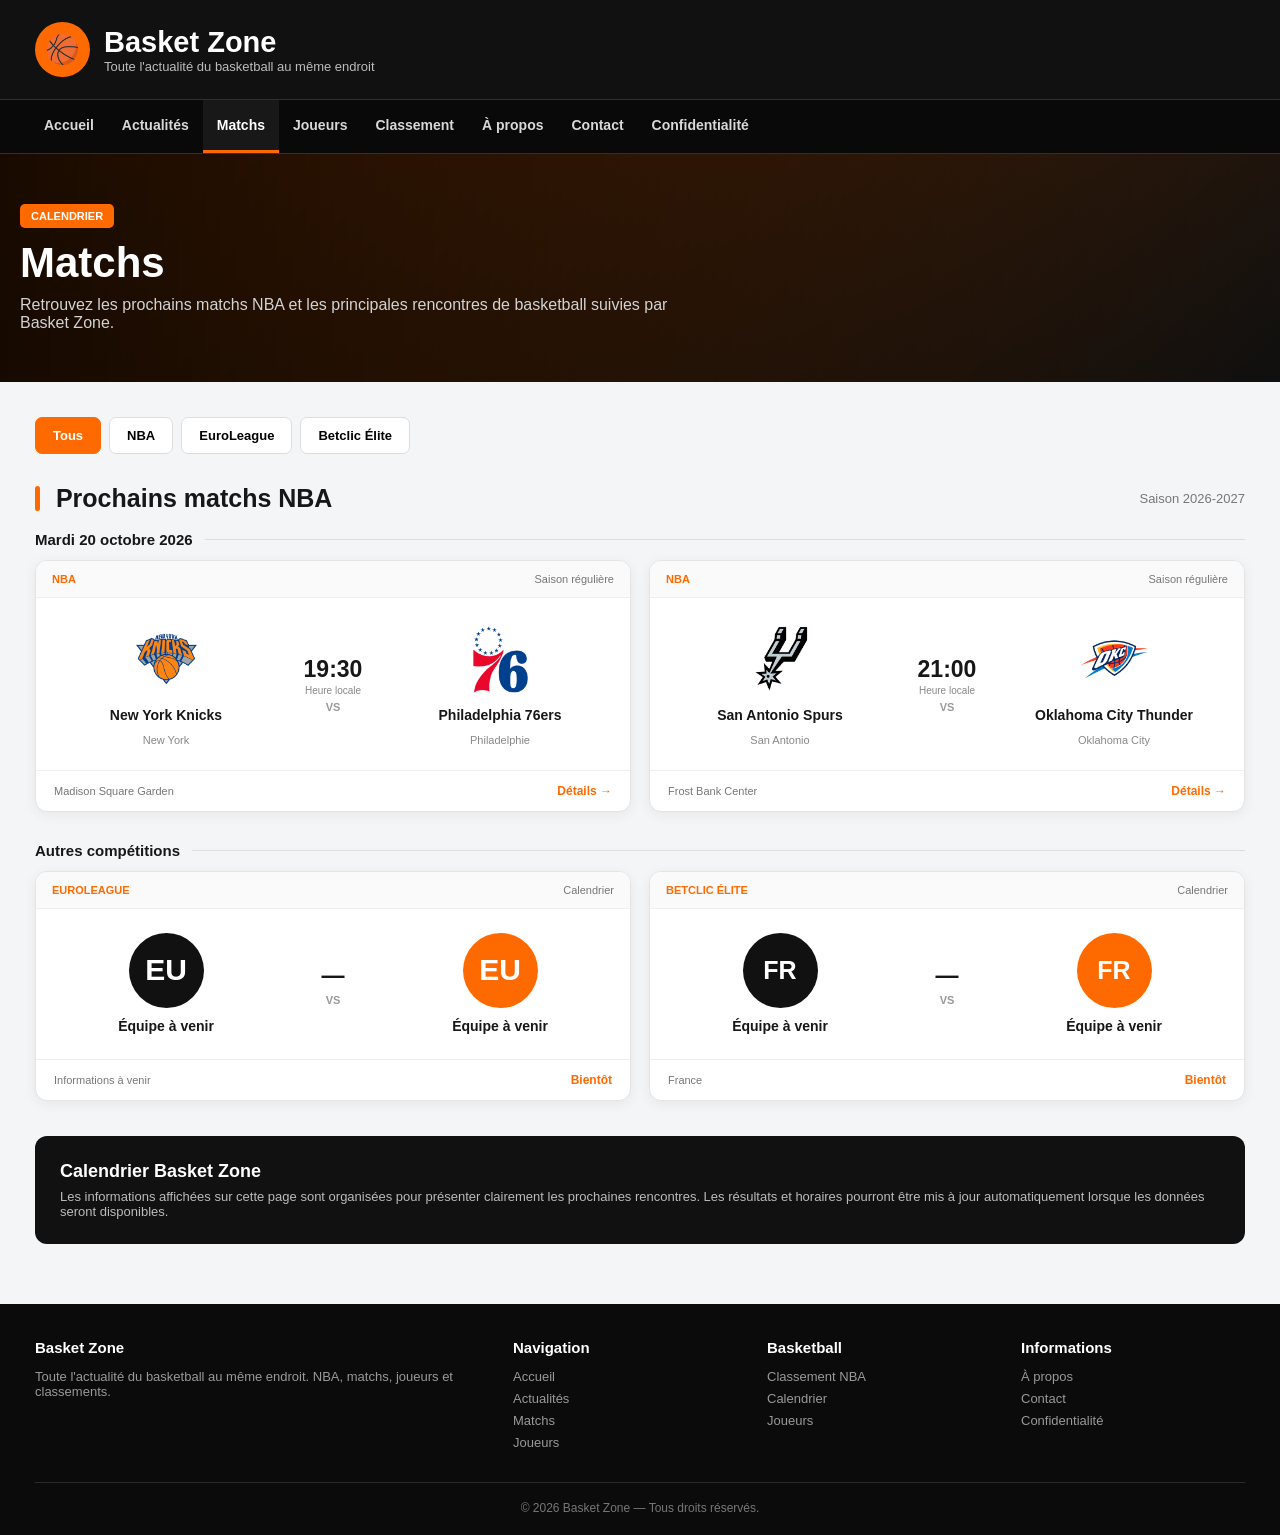
<file: matchs.html>
<!DOCTYPE html>
<html lang="fr">
<head>
    <meta charset="UTF-8">
    <meta name="viewport" content="width=device-width, initial-scale=1.0">

    <title>Matchs NBA | Basket Zone</title>

    <meta
        name="description"
        content="Calendrier et prochains matchs de basketball sur Basket Zone."
    >

    <style>
        * {
            margin: 0;
            padding: 0;
            box-sizing: border-box;
        }

        body {
            font-family: Arial, Helvetica, sans-serif;
            background: #f4f5f7;
            color: #171717;
        }

        a {
            text-decoration: none;
            color: inherit;
        }

        /* =========================
           HEADER
        ========================= */

        header {
            background: #111;
            color: white;
        }

        .top-bar {
            max-width: 1250px;
            margin: auto;
            padding: 22px 20px;
            display: flex;
            align-items: center;
        }

        .logo-area {
            display: flex;
            align-items: center;
            gap: 14px;
        }

        .logo-basket {
            width: 55px;
            height: 55px;
            border-radius: 50%;
            background: #ff6a00;
            display: flex;
            align-items: center;
            justify-content: center;
            font-size: 28px;
        }

        .logo-text h1 {
            font-size: 29px;
            font-weight: 800;
        }

        .logo-text p {
            color: #bcbcbc;
            font-size: 13px;
        }

        /* =========================
           NAVIGATION
        ========================= */

        nav {
            background: #090909;
            border-top: 1px solid #303030;
            border-bottom: 1px solid #303030;
        }

        .nav-container {
            max-width: 1250px;
            margin: auto;
            display: flex;
            padding: 0 15px;
            overflow-x: auto;
        }

        nav a {
            color: #d8d8d8;
            padding: 17px 14px;
            font-size: 14px;
            font-weight: 700;
            white-space: nowrap;
            border-bottom: 3px solid transparent;
        }

        nav a:hover {
            color: white;
            background: #1d1d1d;
            border-bottom-color: #ff6a00;
        }

        nav a.active {
            color: white;
            background: #181818;
            border-bottom-color: #ff6a00;
        }

        /* =========================
           PAGE HEADER
        ========================= */

        .page-header {
            background:
                linear-gradient(
                    90deg,
                    rgba(0,0,0,0.9),
                    rgba(0,0,0,0.55)
                ),
                linear-gradient(
                    135deg,
                    #ff6a00,
                    #222
                );
            color: white;
            padding: 50px 20px;
        }

        .page-header-content {
            max-width: 1250px;
            margin: auto;
        }

        .page-label {
            display: inline-block;
            background: #ff6a00;
            padding: 6px 11px;
            border-radius: 5px;
            font-size: 11px;
            font-weight: 800;
            text-transform: uppercase;
            margin-bottom: 12px;
        }

        .page-header h2 {
            font-size: 42px;
            line-height: 1.1;
            margin-bottom: 10px;
        }

        .page-header p {
            color: #d3d3d3;
            max-width: 700px;
        }

        /* =========================
           CONTENU
        ========================= */

        main {
            max-width: 1250px;
            margin: auto;
            padding: 35px 20px 60px;
        }

        /* =========================
           FILTRES
        ========================= */

        .filters {
            display: flex;
            gap: 8px;
            flex-wrap: wrap;
            margin-bottom: 30px;
        }

        .filter {
            border: 1px solid #ddd;
            background: white;
            padding: 10px 17px;
            border-radius: 7px;
            font-size: 13px;
            font-weight: 700;
            cursor: pointer;
            transition: 0.2s;
        }

        .filter:hover,
        .filter.active {
            background: #ff6a00;
            border-color: #ff6a00;
            color: white;
        }

        /* =========================
           TITRE
        ========================= */

        .section-title {
            display: flex;
            justify-content: space-between;
            align-items: center;
            margin-bottom: 18px;
        }

        .section-title h2 {
            font-size: 25px;
        }

        .section-title h2::before {
            content: "";
            display: inline-block;
            width: 5px;
            height: 25px;
            background: #ff6a00;
            border-radius: 3px;
            margin-right: 9px;
            vertical-align: -4px;
        }

        .season {
            color: #777;
            font-size: 13px;
        }

        /* =========================
           DATE
        ========================= */

        .date-block {
            margin-bottom: 30px;
        }

        .date-header {
            display: flex;
            align-items: center;
            gap: 12px;
            margin-bottom: 12px;
        }

        .date-header strong {
            font-size: 15px;
        }

        .date-line {
            height: 1px;
            background: #ddd;
            flex: 1;
        }

        /* =========================
           MATCH CARD
        ========================= */

        .games {
            display: grid;
            grid-template-columns: repeat(2, 1fr);
            gap: 18px;
        }

        .game-card {
            background: white;
            border: 1px solid #e4e4e4;
            border-radius: 12px;
            overflow: hidden;
            box-shadow: 0 3px 13px rgba(0,0,0,0.06);
            transition: 0.2s;
        }

        .game-card:hover {
            transform: translateY(-3px);
            box-shadow: 0 8px 22px rgba(0,0,0,0.1);
        }

        .game-top {
            padding: 12px 16px;
            background: #fafafa;
            border-bottom: 1px solid #eee;
            display: flex;
            justify-content: space-between;
            align-items: center;
        }

        .competition {
            font-size: 11px;
            color: #ff6a00;
            font-weight: 800;
            text-transform: uppercase;
        }

        .game-status {
            font-size: 11px;
            color: #777;
        }

        .game-body {
            padding: 24px 20px;
        }

        .teams {
            display: grid;
            grid-template-columns: 1fr 90px 1fr;
            align-items: center;
            gap: 12px;
        }

        .team {
            display: flex;
            flex-direction: column;
            align-items: center;
            text-align: center;
            gap: 10px;
        }

        .team img {
            width: 75px;
            height: 75px;
            object-fit: contain;
        }

        .team-name {
            font-weight: 800;
            font-size: 14px;
            line-height: 1.2;
        }

        .team-city {
            color: #888;
            font-size: 11px;
        }

        .game-time {
            text-align: center;
        }

        .time {
            font-size: 23px;
            font-weight: 900;
        }

        .timezone {
            font-size: 10px;
            color: #888;
            margin-top: 2px;
        }

        .vs {
            margin-top: 5px;
            font-size: 11px;
            color: #999;
            font-weight: 700;
        }

        .game-bottom {
            border-top: 1px solid #eee;
            padding: 13px 18px;
            display: flex;
            justify-content: space-between;
            align-items: center;
        }

        .arena {
            font-size: 11px;
            color: #777;
        }

        .details {
            color: #ff6a00;
            font-size: 12px;
            font-weight: 800;
        }

        /* =========================
           INFO
        ========================= */

        .info-box {
            margin-top: 35px;
            background: #111;
            color: white;
            padding: 25px;
            border-radius: 12px;
        }

        .info-box h3 {
            margin-bottom: 7px;
            font-size: 18px;
        }

        .info-box p {
            color: #bbb;
            font-size: 13px;
        }

        /* =========================
           FOOTER
        ========================= */

        footer {
            background: #0b0b0b;
            color: white;
        }

        .footer-container {
            max-width: 1250px;
            margin: auto;
            padding: 35px 20px 20px;
        }

        .footer-grid {
            display: grid;
            grid-template-columns: 2fr 1fr 1fr 1fr;
            gap: 30px;
            padding-bottom: 25px;
        }

        .footer-column h3 {
            font-size: 15px;
            margin-bottom: 13px;
        }

        .footer-column p,
        .footer-column a {
            color: #999;
            font-size: 13px;
        }

        .footer-column a {
            display: block;
            margin-bottom: 7px;
        }

        .footer-column a:hover {
            color: #ff6a00;
        }

        .footer-bottom {
            border-top: 1px solid #292929;
            padding-top: 18px;
            text-align: center;
            color: #777;
            font-size: 12px;
        }

        /* =========================
           MOBILE
        ========================= */

        @media (max-width: 850px) {

            .games {
                grid-template-columns: 1fr;
            }

            .footer-grid {
                grid-template-columns: 1fr 1fr;
            }
        }

        @media (max-width: 600px) {

            .top-bar {
                padding: 16px;
            }

            .logo-basket {
                width: 45px;
                height: 45px;
                font-size: 23px;
            }

            .logo-text h1 {
                font-size: 23px;
            }

            nav a {
                padding: 14px 11px;
                font-size: 12px;
            }

            .page-header {
                padding: 40px 20px;
            }

            .page-header h2 {
                font-size: 30px;
            }

            main {
                padding: 25px 14px 45px;
            }

            .teams {
                grid-template-columns: 1fr 70px 1fr;
            }

            .team img {
                width: 60px;
                height: 60px;
            }

            .team-name {
                font-size: 12px;
            }

            .time {
                font-size: 19px;
            }

            .footer-grid {
                grid-template-columns: 1fr;
            }
        }
    </style>
</head>

<body>

<!-- =========================
     HEADER
========================= -->

<header>

    <div class="top-bar">

        <a href="index.html" class="logo-area">

            <div class="logo-basket">
                🏀
            </div>

            <div class="logo-text">

                <h1>Basket Zone</h1>

                <p>
                    Toute l'actualité du basketball au même endroit
                </p>

            </div>

        </a>

    </div>


    <nav>

        <div class="nav-container">

            <a href="index.html">
                Accueil
            </a>

            <a href="actualites.html">
                Actualités
            </a>

            <a
                href="matchs.html"
                class="active"
            >
                Matchs
            </a>

            <a href="joueurs.html">
                Joueurs
            </a>

            <a href="classement.html">
                Classement
            </a>

            <a href="apropos.html">
                À propos
            </a>

            <a href="contact.html">
                Contact
            </a>

            <a href="confidentialite.html">
                Confidentialité
            </a>

        </div>

    </nav>

</header>


<!-- =========================
     TITRE
========================= -->

<section class="page-header">

    <div class="page-header-content">

        <span class="page-label">
            Calendrier
        </span>

        <h2>
            Matchs
        </h2>

        <p>
            Retrouvez les prochains matchs NBA et les principales
            rencontres de basketball suivies par Basket Zone.
        </p>

    </div>

</section>


<!-- =========================
     CONTENU
========================= -->

<main>

    <!-- FILTRES -->

    <div class="filters">

        <button
            class="filter active"
            data-filter="all"
        >
            Tous
        </button>

        <button
            class="filter"
            data-filter="NBA"
        >
            NBA
        </button>

        <button
            class="filter"
            data-filter="EuroLeague"
        >
            EuroLeague
        </button>

        <button
            class="filter"
            data-filter="Betclic"
        >
            Betclic Élite
        </button>

    </div>


    <!-- NBA -->

    <section class="date-block">

        <div class="section-title">

            <h2>
                Prochains matchs NBA
            </h2>

            <span class="season">
                Saison 2026-2027
            </span>

        </div>


        <div class="date-header">

            <strong>
                Mardi 20 octobre 2026
            </strong>

            <div class="date-line"></div>

        </div>


        <div class="games">


            <!-- KNICKS - 76ERS -->

            <article
                class="game-card"
                data-competition="NBA"
            >

                <div class="game-top">

                    <span class="competition">
                        NBA
                    </span>

                    <span class="game-status">
                        Saison régulière
                    </span>

                </div>


                <div class="game-body">

                    <div class="teams">

                        <div class="team">

                            <img
                                src="photos/new-york-knicks_big_square.png"
                                alt="New York Knicks"
                            >

                            <span class="team-name">
                                New York Knicks
                            </span>

                            <span class="team-city">
                                New York
                            </span>

                        </div>


                        <div class="game-time">

                            <div class="time">
                                19:30
                            </div>

                            <div class="timezone">
                                Heure locale
                            </div>

                            <div class="vs">
                                VS
                            </div>

                        </div>


                        <div class="team">

                            <img
                                src="photos/philadelphia-76ers_big_square.png"
                                alt="Philadelphia 76ers"
                            >

                            <span class="team-name">
                                Philadelphia 76ers
                            </span>

                            <span class="team-city">
                                Philadelphie
                            </span>

                        </div>

                    </div>

                </div>


                <div class="game-bottom">

                    <span class="arena">
                        Madison Square Garden
                    </span>

                    <a
                        href="#"
                        class="details"
                    >
                        Détails →
                    </a>

                </div>

            </article>


            <!-- SPURS - THUNDER -->

            <article
                class="game-card"
                data-competition="NBA"
            >

                <div class="game-top">

                    <span class="competition">
                        NBA
                    </span>

                    <span class="game-status">
                        Saison régulière
                    </span>

                </div>


                <div class="game-body">

                    <div class="teams">

                        <div class="team">

                            <img
                                src="photos/san-antonio-spurs_big_square.png"
                                alt="San Antonio Spurs"
                            >

                            <span class="team-name">
                                San Antonio Spurs
                            </span>

                            <span class="team-city">
                                San Antonio
                            </span>

                        </div>


                        <div class="game-time">

                            <div class="time">
                                21:00
                            </div>

                            <div class="timezone">
                                Heure locale
                            </div>

                            <div class="vs">
                                VS
                            </div>

                        </div>


                        <div class="team">

                            <img
                                src="photos/oklahoma-city-thunder_big_square.png"
                                alt="Oklahoma City Thunder"
                            >

                            <span class="team-name">
                                Oklahoma City Thunder
                            </span>

                            <span class="team-city">
                                Oklahoma City
                            </span>

                        </div>

                    </div>

                </div>


                <div class="game-bottom">

                    <span class="arena">
                        Frost Bank Center
                    </span>

                    <a
                        href="#"
                        class="details"
                    >
                        Détails →
                    </a>

                </div>

            </article>

        </div>

    </section>


    <!-- EUROPE -->

    <section class="date-block">

        <div class="date-header">

            <strong>
                Autres compétitions
            </strong>

            <div class="date-line"></div>

        </div>


        <div class="games">

            <article
                class="game-card"
                data-competition="EuroLeague"
            >

                <div class="game-top">

                    <span class="competition">
                        EuroLeague
                    </span>

                    <span class="game-status">
                        Calendrier
                    </span>

                </div>


                <div class="game-body">

                    <div class="teams">

                        <div class="team">

                            <div style="
                                width:75px;
                                height:75px;
                                border-radius:50%;
                                background:#111;
                                color:white;
                                display:flex;
                                align-items:center;
                                justify-content:center;
                                font-size:30px;
                                font-weight:900;
                            ">
                                EU
                            </div>

                            <span class="team-name">
                                Équipe à venir
                            </span>

                        </div>


                        <div class="game-time">

                            <div class="time">
                                —
                            </div>

                            <div class="vs">
                                VS
                            </div>

                        </div>


                        <div class="team">

                            <div style="
                                width:75px;
                                height:75px;
                                border-radius:50%;
                                background:#ff6a00;
                                color:white;
                                display:flex;
                                align-items:center;
                                justify-content:center;
                                font-size:30px;
                                font-weight:900;
                            ">
                                EU
                            </div>

                            <span class="team-name">
                                Équipe à venir
                            </span>

                        </div>

                    </div>

                </div>


                <div class="game-bottom">

                    <span class="arena">
                        Informations à venir
                    </span>

                    <span class="details">
                        Bientôt
                    </span>

                </div>

            </article>


            <article
                class="game-card"
                data-competition="Betclic"
            >

                <div class="game-top">

                    <span class="competition">
                        Betclic Élite
                    </span>

                    <span class="game-status">
                        Calendrier
                    </span>

                </div>


                <div class="game-body">

                    <div class="teams">

                        <div class="team">

                            <div style="
                                width:75px;
                                height:75px;
                                border-radius:50%;
                                background:#111;
                                color:white;
                                display:flex;
                                align-items:center;
                                justify-content:center;
                                font-size:25px;
                                font-weight:900;
                            ">
                                FR
                            </div>

                            <span class="team-name">
                                Équipe à venir
                            </span>

                        </div>


                        <div class="game-time">

                            <div class="time">
                                —
                            </div>

                            <div class="vs">
                                VS
                            </div>

                        </div>


                        <div class="team">

                            <div style="
                                width:75px;
                                height:75px;
                                border-radius:50%;
                                background:#ff6a00;
                                color:white;
                                display:flex;
                                align-items:center;
                                justify-content:center;
                                font-size:25px;
                                font-weight:900;
                            ">
                                FR
                            </div>

                            <span class="team-name">
                                Équipe à venir
                            </span>

                        </div>

                    </div>

                </div>


                <div class="game-bottom">

                    <span class="arena">
                        France
                    </span>

                    <span class="details">
                        Bientôt
                    </span>

                </div>

            </article>

        </div>

    </section>


    <!-- INFO -->

    <div class="info-box">

        <h3>
            Calendrier Basket Zone
        </h3>

        <p>
            Les informations affichées sur cette page sont organisées
            pour présenter clairement les prochaines rencontres.
            Les résultats et horaires pourront être mis à jour
            automatiquement lorsque les données seront disponibles.
        </p>

    </div>

</main>


<!-- =========================
     FOOTER
========================= -->

<footer>

    <div class="footer-container">

        <div class="footer-grid">

            <div class="footer-column">

                <h3>
                    Basket Zone
                </h3>

                <p>
                    Toute l'actualité du basketball au même endroit.
                    NBA, matchs, joueurs et classements.
                </p>

            </div>


            <div class="footer-column">

                <h3>
                    Navigation
                </h3>

                <a href="index.html">
                    Accueil
                </a>

                <a href="actualites.html">
                    Actualités
                </a>

                <a href="matchs.html">
                    Matchs
                </a>

                <a href="joueurs.html">
                    Joueurs
                </a>

            </div>


            <div class="footer-column">

                <h3>
                    Basketball
                </h3>

                <a href="classement.html">
                    Classement NBA
                </a>

                <a href="matchs.html">
                    Calendrier
                </a>

                <a href="joueurs.html">
                    Joueurs
                </a>

            </div>


            <div class="footer-column">

                <h3>
                    Informations
                </h3>

                <a href="apropos.html">
                    À propos
                </a>

                <a href="contact.html">
                    Contact
                </a>

                <a href="confidentialite.html">
                    Confidentialité
                </a>

            </div>

        </div>


        <div class="footer-bottom">

            © 2026 Basket Zone — Tous droits réservés.

        </div>

    </div>

</footer>


<!-- =========================
     JAVASCRIPT
========================= -->

<script>

    const filters =
        document.querySelectorAll(".filter");

    const games =
        document.querySelectorAll(".game-card");


    filters.forEach(filter => {

        filter.addEventListener("click", () => {

            filters.forEach(item => {
                item.classList.remove("active");
            });

            filter.classList.add("active");

            const selected =
                filter.dataset.filter;


            games.forEach(game => {

                const competition =
                    game.dataset.competition;


                if (
                    selected === "all" ||
                    competition === selected
                ) {

                    game.style.display = "";

                } else {

                    game.style.display = "none";

                }

            });

        });

    });

</script>

</body>
</html>
</file>
